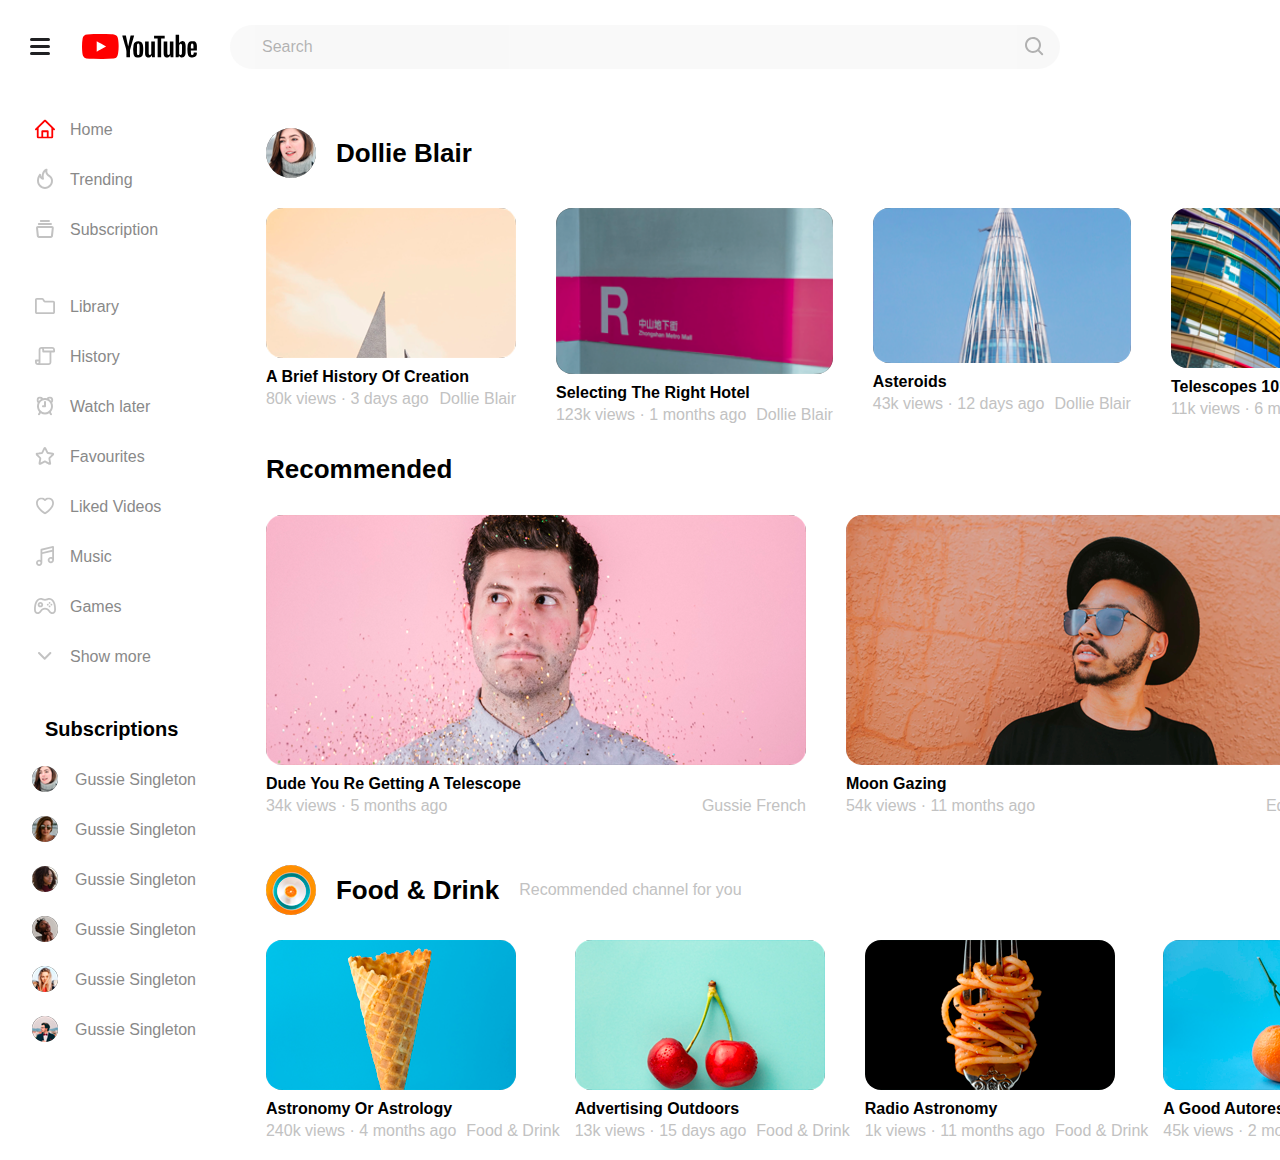
<file: index.html>
<!DOCTYPE html>
<html lang="en">
    <head>
        <meta charset="UTF-8" />
        <meta http-equiv="X-UA-Compatible" content="IE=edge" />
        <meta name="viewport" content="width=device-width, initial-scale=1.0" />
        <link rel="stylesheet" href="./styles/main.css" />
        <title>YouTube Remake</title>
    </head>
    <body class="">
        <div class="searchbar-container">
            <ul class="burger">
                <li class="burger-component"></li>
                <li class="burger-component"></li>
                <li class="burger-component"></li>
            </ul>
            <svg
                width="116"
                height="25"
                viewBox="0 0 116 25"
                xmlns="http://www.w3.org/2000/svg"
            >
                <rect
                    x="7.94141"
                    y="3.99878"
                    width="21"
                    height="17"
                    fill="white"
                />
                <path
                    fill-rule="evenodd"
                    clip-rule="evenodd"
                    d="M11.6148 24.8219L19.132 24.9575C19.144 24.9575 19.1679 24.9575 19.1679 24.9752C23.354 25.0518 27.4326 24.8101 31.6068 24.5094C34.9378 24.2794 35.7272 21.8974 36.1398 19.0554C36.6541 15.6238 36.7677 12.1509 36.4986 8.69571C36.4858 8.53257 36.4733 8.36796 36.4608 8.20233C36.2106 4.89591 35.9293 1.17908 31.9656 0.494059C31.1224 0.346653 30.2612 0.216936 29.406 0.193351C21.3088 -0.0660825 13.1398 -0.130941 5.02461 0.423304C2.62056 0.576606 1.06569 1.97991 0.670997 4.3325C-0.0286908 8.52472 -0.172217 12.829 0.198558 17.0566C0.203186 17.1083 0.20781 17.1601 0.212447 17.2122C0.47751 20.1861 0.787238 23.6611 4.35482 24.3797C6.2755 24.7736 8.23105 24.7893 10.1903 24.8051C10.6651 24.8089 11.1401 24.8127 11.6148 24.8219ZM18.6708 15.5219C17.3569 16.2664 16.0401 17.0126 14.7126 17.7641V7.16269C16.1423 7.97128 17.562 8.77616 18.9832 9.58186C20.671 10.5387 22.3607 11.4967 24.0717 12.4634C22.2639 13.4858 20.4702 14.5022 18.6708 15.5219Z"
                    fill="#FF0000"
                />
                <path
                    fill-rule="evenodd"
                    clip-rule="evenodd"
                    d="M96.7243 22.7469L96.7245 22.7464C96.8082 22.4308 96.8946 22.1052 96.9887 21.7264C97.0615 21.8263 97.1196 21.9084 97.1698 21.9795L97.1699 21.9796C97.2353 22.072 97.2874 22.1458 97.3415 22.2158C98.9024 24.2382 102.048 23.8844 103.011 21.5495C103.304 20.8419 103.537 20.0695 103.573 19.3148C103.663 16.8443 103.699 14.3797 103.651 11.9092C103.627 10.9481 103.429 9.9634 103.124 9.04359C102.652 7.56364 101.318 6.88557 99.7575 7.18628C98.7768 7.38675 98.0173 7.90562 97.4312 8.70161C97.3963 8.74668 97.3589 8.79056 97.312 8.84558L97.3119 8.84568C97.2546 8.913 97.1831 8.997 97.0844 9.12024V0.865524H93.6517V23.2417H96.594C96.6372 23.0754 96.6804 22.9125 96.7243 22.7469ZM97.1561 19.6627V15.5707V11.4787C97.1561 10.7889 97.491 10.27 98.0412 9.90444C98.7708 9.42685 99.5124 9.66859 99.7815 10.4882C99.925 10.9422 100.039 11.4257 100.039 11.8915C100.021 14.3974 99.9609 16.8974 99.8951 19.3974C99.8891 19.6627 99.7755 19.928 99.6619 20.1816C99.3927 20.7889 98.8545 21.0424 98.1907 20.8891C97.515 20.7358 97.1561 20.329 97.1561 19.6627ZM87.827 7.50468H91.4211V23.2535H88.6164C88.5242 22.7134 88.432 22.1588 88.3264 21.5237L88.3263 21.5234L88.2934 21.3254C88.169 21.5056 88.0775 21.6433 87.9958 21.7663L87.9958 21.7663L87.9955 21.7668L87.9951 21.7673C87.9514 21.8331 87.9105 21.8947 87.8688 21.9563C86.9359 23.283 85.6143 23.737 84.0534 23.4952C82.7198 23.283 81.9185 22.2688 81.7391 20.6061C81.6853 20.1108 81.6613 19.6096 81.6613 19.1143C81.6534 16.6571 81.656 14.1947 81.6587 11.734V11.7327V11.7314V11.7301V11.7288V11.7275V11.7262V11.7249C81.66 10.4982 81.6613 9.27202 81.6613 8.04713V7.49288H85.2973V8.13557C85.2973 9.02601 85.2966 9.91609 85.2958 10.806C85.2936 13.4752 85.2913 16.1428 85.3093 18.8136C85.3093 19.3207 85.3631 19.8455 85.4528 20.3526C85.5545 20.8714 85.9372 21.0601 86.4515 21.0247C87.2828 20.9599 87.8569 20.3526 87.8569 19.5389V8.20043C87.827 7.97048 87.827 7.75821 87.827 7.50468ZM66.6928 7.49288H63.0807L63.0748 7.91741C63.0748 11.7441 63.0748 15.5884 63.0867 19.4151C63.0867 19.8926 63.1346 20.3643 63.2003 20.8419C63.4395 22.3691 64.223 23.3007 65.5027 23.4893C67.0995 23.7311 68.4091 23.2358 69.342 21.8856C69.4437 21.7264 69.5454 21.5731 69.7248 21.3077C69.7858 21.6603 69.8403 21.9786 69.8914 22.2768L69.8918 22.2789C69.9508 22.6233 70.0052 22.941 70.0597 23.2535H72.8524V7.51647H69.2583V8.22401V19.5035C69.2523 20.3231 68.756 20.8832 67.9367 20.9952C67.3446 21.0719 66.9978 20.8832 66.8602 20.2995C66.7526 19.8042 66.7048 19.2794 66.7048 18.7724C66.6868 16.1238 66.6891 13.472 66.6913 10.8168C66.6921 9.93127 66.6928 9.0454 66.6928 8.15916V7.49288ZM61.2269 15.9009C61.2173 16.3254 61.1924 16.75 61.1675 17.1745C61.1613 17.2806 61.1551 17.3868 61.1491 17.4929C61.1373 17.6299 61.126 17.7719 61.1144 17.9177C60.9911 19.4655 60.8336 21.4431 59.6421 22.5047C58.8108 23.2358 57.7583 23.5011 56.6699 23.5365C56.1855 23.5483 55.6951 23.5483 55.2107 23.4834C52.9203 23.1415 51.8558 22.145 51.4731 19.6627C51.0365 16.7971 51.0007 13.8844 51.5209 11.0188C52.0592 8.05302 53.913 7.0035 56.7955 7.19807C59.4866 7.38675 60.6886 9.12614 61.0056 11.6026C61.179 13.0235 61.2627 14.4622 61.2269 15.9009ZM57.5709 14.4937C57.5689 14.7822 57.567 15.0706 57.567 15.3584C57.567 16.2923 57.5304 17.2261 57.4939 18.158L57.4939 18.1581L57.4939 18.1583L57.4939 18.1584L57.4939 18.1586C57.4772 18.5857 57.4605 19.0125 57.4473 19.4386C57.4473 19.7806 57.3277 20.1285 57.1902 20.4469C57.0168 20.8596 56.7058 21.0896 56.2334 21.0896C55.749 21.0896 55.3782 20.8537 55.2347 20.4233C54.8622 19.3124 54.9023 18.1173 54.9418 16.9389C54.9524 16.6225 54.963 16.3073 54.9656 15.9952C54.9775 14.4151 54.9895 12.829 54.9895 11.2488C54.9895 11.0321 55.0532 10.8101 55.1156 10.5928L55.127 10.553C55.3184 9.93392 55.6892 9.61552 56.2154 9.60373C56.7536 9.59194 57.1842 9.91034 57.3277 10.5766C57.4533 11.1544 57.5311 11.7441 57.555 12.3278C57.5806 13.0482 57.5757 13.7716 57.5709 14.4937ZM46.4532 11.1582L46.4532 11.158L46.4532 11.1579C46.6798 10.0565 46.9036 8.96787 47.1434 7.87614C47.335 6.99163 47.537 6.10712 47.7391 5.22202L47.7391 5.222C47.9722 4.20135 48.2054 3.17992 48.4232 2.1568C48.5248 1.691 48.7162 1.57897 49.1647 1.59076C49.8494 1.61592 50.5431 1.61126 51.2567 1.60647C51.5466 1.60452 51.8397 1.60255 52.1369 1.60255C51.8295 2.71763 51.527 3.78302 51.2297 4.83065L51.2297 4.83071L51.2297 4.83073L51.2296 4.83081L51.1502 5.11081C50.1275 8.68392 49.1049 12.2688 48.0943 15.8537C48.0165 16.1309 47.9806 16.4316 47.9806 16.7264C47.9727 18.0312 47.9753 19.3334 47.978 20.6364V20.6365V20.6365V20.6366C47.9793 21.2884 47.9806 21.9404 47.9806 22.5931V23.2299H44.4702C44.4662 23.1709 44.4609 23.112 44.4556 23.053C44.445 22.9351 44.4343 22.8172 44.4343 22.6993C44.4343 22.3453 44.4252 21.9908 44.4161 21.6364C44.3966 20.8809 44.3771 20.1262 44.4463 19.3797C44.6708 17.079 44.0522 14.94 43.4339 12.802C43.3439 12.4908 43.2539 12.1796 43.1665 11.8679C42.712 10.2464 42.2546 8.62202 41.7971 6.99761C41.3396 5.3732 40.8821 3.74878 40.4276 2.12732C40.4008 2.04149 40.3834 1.95198 40.3649 1.85669C40.3503 1.78177 40.335 1.70329 40.314 1.62024H43.8961C44.6496 5.19925 45.4091 8.77826 46.1985 12.3926C46.2844 11.9788 46.369 11.5677 46.4532 11.1582ZM108.83 16.5023H114.882C114.882 15.7716 114.888 15.0609 114.894 14.3598C114.902 13.5392 114.909 12.7318 114.905 11.9209C114.882 11.2665 114.768 10.6061 114.612 9.9634C114.272 8.59548 113.488 7.55184 112.017 7.29831C111.108 7.14501 110.157 7.10963 109.236 7.19807C107.544 7.36317 106.449 8.34784 105.947 9.95161C105.822 10.3408 105.708 10.724 105.642 11.125C105.271 13.5306 105.337 15.954 105.517 18.3537C105.582 19.3266 105.887 20.2995 106.21 21.2311C106.557 22.2276 107.329 22.8761 108.363 23.1768C109.762 23.5837 111.168 23.5837 112.537 23.053C114.278 22.3867 115.312 20.2287 114.738 18.5483C114.045 18.5193 113.345 18.4816 112.636 18.4433L112.635 18.4432L112.634 18.4432C112.335 18.427 112.033 18.4107 111.73 18.395L111.724 18.4976L111.724 18.498L111.724 18.4985C111.709 18.7781 111.698 18.9975 111.676 19.2028C111.652 19.4622 111.616 19.7158 111.563 19.9693C111.395 20.7476 110.976 21.1014 110.259 21.0896C109.571 21.0837 109.135 20.7476 109.045 19.9634C108.954 19.1492 108.916 18.3288 108.878 17.4845L108.878 17.484L108.878 17.4836C108.863 17.1604 108.848 16.8336 108.83 16.5023ZM111.443 14.4327C111.443 14.1332 111.444 13.8381 111.444 13.5463C111.447 12.6838 111.449 11.85 111.431 11.0129C111.431 10.7476 111.329 10.4705 111.228 10.2169C111.024 9.72166 110.6 9.58604 110.091 9.58604C109.583 9.58604 109.26 9.83958 109.135 10.2936C108.822 11.4063 108.848 12.5386 108.875 13.6778C108.881 13.9331 108.887 14.1887 108.889 14.4445C109.804 14.4327 110.636 14.4327 111.443 14.4327ZM72.069 4.4917H75.6273L75.6333 23.2299H79.1556V4.47401H82.6899V1.64972H72.069V4.4917Z"
                    fill="black"
                />
            </svg>
            <div class="searchbar">
                <p><a href="./channel.html">Search</a></p>
                <svg
                    width="19"
                    height="19"
                    viewBox="0 0 19 19"
                    xmlns="http://www.w3.org/2000/svg"
                >
                    <path
                        fill-rule="evenodd"
                        clip-rule="evenodd"
                        d="M17.9005 16.4865L14.3205 12.9065L14.3195 12.9055C16.9095 9.569 16.4594 4.79387 13.2916 2.00007C10.1238 -0.793727 5.32983 -0.643497 2.34317 2.34317C-0.643497 5.32983 -0.793727 10.1238 2.00007 13.2916C4.79387 16.4594 9.569 16.9095 12.9055 14.3195L16.4855 17.8995C16.7364 18.1596 17.1081 18.2642 17.4578 18.1729C17.8075 18.0816 18.0808 17.8088 18.1725 17.4592C18.2643 17.1097 18.1603 16.7378 17.9005 16.4865ZM13.1967 11.0005C12.1249 12.8569 10.1441 14.0005 8.00052 14.0005C4.68681 14.0005 2.00052 11.3142 2.00052 8.00052C2.00052 4.68681 4.68681 2.00052 8.00052 2.00052C10.1441 2.00052 12.1249 3.14411 13.1967 5.00052C14.2685 6.85693 14.2685 9.14411 13.1967 11.0005Z"
                        fill="black"
                    />
                </svg>
            </div>
            <div class="options">
                <button id="themeChanger">Change Theme</button>
                <svg
                    width="27"
                    height="20"
                    viewBox="0 0 27 20"
                    xmlns="http://www.w3.org/2000/svg"
                >
                    <path
                        opacity="0.24"
                        fill-rule="evenodd"
                        clip-rule="evenodd"
                        d="M22.2082 2.86766L18.4091 5.68182V2.50266C18.4091 1.11814 17.3104 0 15.955 0H2.4541C1.09644 0 0 1.12048 0 2.50266V17.4973C0 18.8819 1.09874 20 2.4541 20H15.955C17.3126 20 18.4091 18.8795 18.4091 17.4973V14.3182L22.2082 17.1323C22.48 17.3336 22.9801 17.5 23.32 17.5H25.7691C26.456 17.5 27 16.939 27 16.2469V3.75309C27 3.06064 26.4489 2.5 25.7691 2.5H23.32C22.9732 2.5 22.4823 2.66461 22.2082 2.86766ZM2.45455 17.5V2.5H15.9545V17.5H2.45455ZM4.90909 13.75C4.90909 13.0596 5.45956 12.5 6.13996 12.5H12.2691C12.9489 12.5 13.5 13.0548 13.5 13.75C13.5 14.4404 12.9495 15 12.2691 15H6.13996C5.46017 15 4.90909 14.4452 4.90909 13.75ZM23.5108 14.9998L18.424 11.238L18.4243 8.76179L23.5073 4.9966L24.5455 4.99818V14.9988L23.5108 14.9998Z"
                        fill="black"
                    />
                </svg>
                <svg
                    width="21"
                    height="21"
                    viewBox="0 0 21 21"
                    xmlns="http://www.w3.org/2000/svg"
                >
                    <path
                        opacity="0.24"
                        fill-rule="evenodd"
                        clip-rule="evenodd"
                        d="M0 2.5C0 3.88071 1.11929 5 2.5 5C3.88071 5 5 3.88071 5 2.5C5 1.11929 3.88071 0 2.5 0C1.11929 0 0 1.11929 0 2.5ZM2.5 13C1.11929 13 0 11.8807 0 10.5C0 9.11929 1.11929 8 2.5 8C3.88071 8 5 9.11929 5 10.5C5 11.8807 3.88071 13 2.5 13ZM2.5 21C1.11929 21 0 19.8807 0 18.5C0 17.1193 1.11929 16 2.5 16C3.88071 16 5 17.1193 5 18.5C5 19.8807 3.88071 21 2.5 21ZM10.5 21C9.11929 21 8 19.8807 8 18.5C8 17.1193 9.11929 16 10.5 16C11.8807 16 13 17.1193 13 18.5C13 19.8807 11.8807 21 10.5 21ZM16 18.5C16 19.8807 17.1193 21 18.5 21C19.8807 21 21 19.8807 21 18.5C21 17.1193 19.8807 16 18.5 16C17.1193 16 16 17.1193 16 18.5ZM10.5 13C9.11929 13 8 11.8807 8 10.5C8 9.11929 9.11929 8 10.5 8C11.8807 8 13 9.11929 13 10.5C13 11.8807 11.8807 13 10.5 13ZM8 2.5C8 3.88071 9.11929 5 10.5 5C11.8807 5 13 3.88071 13 2.5C13 1.11929 11.8807 0 10.5 0C9.11929 0 8 1.11929 8 2.5ZM18.5 13C17.1193 13 16 11.8807 16 10.5C16 9.11929 17.1193 8 18.5 8C19.8807 8 21 9.11929 21 10.5C21 11.8807 19.8807 13 18.5 13ZM16 2.5C16 3.88071 17.1193 5 18.5 5C19.8807 5 21 3.88071 21 2.5C21 1.11929 19.8807 0 18.5 0C17.1193 0 16 1.11929 16 2.5Z"
                        fill="black"
                    />
                </svg>

                <svg
                    width="28"
                    height="33"
                    style="margin-bottom: 7px"
                    viewBox="0 0 28 33"
                    xmlns="http://www.w3.org/2000/svg"
                >
                    <path
                        opacity="0.24"
                        fill-rule="evenodd"
                        clip-rule="evenodd"
                        d="M3.66927 29.4545C1.64382 29.4545 0 27.8655 0 25.9091C0 24.6106 0.727122 23.4532 1.83849 22.835C1.83849 22.4764 1.83333 18.2256 1.83333 18.2256C1.83333 14.1418 4.66852 10.7037 8.55556 9.6765V9.36364C8.55556 8.05824 9.64997 7 11 7C12.35 7 13.4444 8.05824 13.4444 9.36364V9.6765C17.3323 10.7034 20.1667 14.1419 20.1667 18.2318V22.8454C21.2793 23.4664 22 24.619 22 25.9091C22 27.8681 20.3586 29.4545 18.3307 29.4545H14.6667C14.6646 31.413 13.0197 33 11 33C8.97496 33 7.33333 31.4143 7.33333 29.4571L3.66927 29.4545ZM9.77778 29.4545C9.77778 30.1083 10.3244 30.6364 11 30.6364C11.6709 30.6364 12.2201 30.1064 12.2222 29.4545H9.77778ZM17.7222 18.2318V23.9427C17.7222 24.2702 17.9922 24.6032 18.3181 24.6847L18.6385 24.7648C19.1733 24.8984 19.5556 25.3689 19.5556 25.9091C19.5556 26.5624 19.0088 27.0909 18.3307 27.0909H3.66927C2.99369 27.0909 2.44444 26.56 2.44444 25.9091C2.44444 25.3666 2.82517 24.8979 3.36026 24.7647L3.69151 24.6823C4.0153 24.6017 4.27778 24.2732 4.27778 23.9426V18.2256C4.27778 14.6364 7.28675 11.7273 11 11.7273C14.7148 11.7273 17.7222 14.6354 17.7222 18.2318Z"
                        fill="black"
                    />
                    <path
                        d="M18 19C22.9706 19 27 14.9706 27 10C27 5.02944 22.9706 1 18 1C13.0294 1 9 5.02944 9 10C9 14.9706 13.0294 19 18 19Z"
                        fill="#FF0000"
                        stroke="white"
                    />
                    <path
                        d="M19.92 9.608C20.424 9.744 20.808 9.992 21.072 10.352C21.344 10.712 21.48 11.156 21.48 11.684C21.48 12.428 21.204 13.016 20.652 13.448C20.108 13.88 19.372 14.096 18.444 14.096C17.868 14.096 17.312 14.008 16.776 13.832C16.248 13.656 15.812 13.412 15.468 13.1L15.996 11.972C16.756 12.564 17.552 12.86 18.384 12.86C18.928 12.86 19.332 12.752 19.596 12.536C19.868 12.32 20.004 11.992 20.004 11.552C20.004 11.12 19.868 10.804 19.596 10.604C19.324 10.396 18.904 10.292 18.336 10.292H17.208V9.056H18.132C19.236 9.056 19.788 8.636 19.788 7.796C19.788 7.404 19.668 7.104 19.428 6.896C19.188 6.688 18.852 6.584 18.42 6.584C17.652 6.584 16.884 6.88 16.116 7.472L15.6 6.344C15.944 6.04 16.376 5.8 16.896 5.624C17.424 5.44 17.964 5.348 18.516 5.348C19.356 5.348 20.024 5.556 20.52 5.972C21.024 6.38 21.276 6.928 21.276 7.616C21.268 8.088 21.144 8.5 20.904 8.852C20.672 9.196 20.344 9.448 19.92 9.608Z"
                        fill="white"
                    />
                </svg>
                <div class="mobile-search">
                    <svg
                        width="19"
                        height="19"
                        viewBox="0 0 19 19"
                        xmlns="http://www.w3.org/2000/svg"
                    >
                        <path
                            fill-rule="evenodd"
                            clip-rule="evenodd"
                            d="M17.9005 16.4865L14.3205 12.9065L14.3195 12.9055C16.9095 9.569 16.4594 4.79387 13.2916 2.00007C10.1238 -0.793727 5.32983 -0.643497 2.34317 2.34317C-0.643497 5.32983 -0.793727 10.1238 2.00007 13.2916C4.79387 16.4594 9.569 16.9095 12.9055 14.3195L16.4855 17.8995C16.7364 18.1596 17.1081 18.2642 17.4578 18.1729C17.8075 18.0816 18.0808 17.8088 18.1725 17.4592C18.2643 17.1097 18.1603 16.7378 17.9005 16.4865ZM13.1967 11.0005C12.1249 12.8569 10.1441 14.0005 8.00052 14.0005C4.68681 14.0005 2.00052 11.3142 2.00052 8.00052C2.00052 4.68681 4.68681 2.00052 8.00052 2.00052C10.1441 2.00052 12.1249 3.14411 13.1967 5.00052C14.2685 6.85693 14.2685 9.14411 13.1967 11.0005Z"
                            fill="black"
                        />
                    </svg>
                </div>
                <img
                    src="./assets/img/user-avatar.png"
                    alt="user"
                    class="userpic"
                />
            </div>
        </div>

        <section class="content-container">
            <aside class="sidebar-container">
                <ul class="side-options">
                    <li class="side-item">
                        <svg
                            width="20"
                            height="19"
                            viewBox="0 0 20 19"
                            xmlns="http://www.w3.org/2000/svg"
                        >
                            <path
                                fill-rule="evenodd"
                                clip-rule="evenodd"
                                d="M1.55192 10.5921C1.19689 10.9455 0.621289 10.9455 0.266267 10.5921C-0.0887555 10.2388 -0.0887555 9.66595 0.266267 9.31262L9.35718 0.264999C9.7122 -0.0883329 10.2878 -0.0883329 10.6428 0.264999L19.7337 9.31262C20.0888 9.66595 20.0888 10.2388 19.7337 10.5921C19.3787 10.9455 18.8031 10.9455 18.4481 10.5921L18.1818 10.3274V17.1945C18.1818 18.1933 17.3689 19 16.3628 19H3.63716C2.63348 19 1.81818 18.1934 1.81818 17.1945V10.3274L1.55192 10.5921ZM3.63716 17.1905L6.36364 17.191V11.7597C6.36364 11.2612 6.77023 10.8571 7.27003 10.8571H12.73C13.2306 10.8571 13.6364 11.2609 13.6364 11.7597V17.1929L16.3636 17.1945V8.51944L10 2.19166L3.63632 8.51948C3.63613 10.2308 3.63716 17.1905 3.63716 17.1905ZM11.8182 12.6653V17.1923L8.18182 17.1914V12.6667L11.8182 12.6653Z"
                                fill="#FF0000"
                            />
                        </svg>
                        <p>Home</p>
                    </li>
                    <li class="side-item">
                        <svg
                            width="16"
                            height="21"
                            viewBox="0 0 16 21"
                            xmlns="http://www.w3.org/2000/svg"
                        >
                            <path
                                opacity="0.24"
                                fill-rule="evenodd"
                                clip-rule="evenodd"
                                d="M13.615 7.20041C15.1323 8.51081 16 10.1175 16 12.321C16 16.9118 12.4133 20.5268 8.0115 20.5268C3.60573 20.5268 0 16.9093 0 12.321C0 9.79412 0.547583 8.23242 2.15502 5.6366C2.66365 4.81522 3.89867 5.11434 3.99436 6.08209C4.08034 6.95167 4.34435 7.69187 4.729 8.25935C4.47244 5.19295 5.80372 1.74433 9.08631 0.10596C9.84629 -0.27335 10.6943 0.424512 10.4966 1.26648C9.98409 3.44851 10.5121 4.62244 11.8924 5.88709C11.926 5.91795 12.098 6.04489 12.3254 6.21279C12.7373 6.51686 13.3311 6.95524 13.615 7.20041ZM2.62075 9.00737C2.33897 9.66335 2 10.4525 2 12.321C2 15.7681 4.70107 18.478 8.0115 18.478C11.3159 18.478 14 15.7727 14 12.321C14 10.7811 13.4246 9.71578 12.3258 8.76679C12.1524 8.61699 11.7458 8.31456 11.3632 8.0299C11.0014 7.76076 10.6609 7.5075 10.559 7.41416C9.23392 6.20002 8.4238 4.9071 8.31376 3.18307C7.64377 3.85212 6.10424 5.93208 6.97198 10.0484C7.1065 10.6865 6.6318 11.289 5.99451 11.289C4.73006 11.289 3.48016 10.2984 2.71627 8.78204C2.68562 8.85634 2.65357 8.93095 2.62075 9.00737Z"
                                fill="black"
                            />
                        </svg>

                        <p>Trending</p>
                    </li>
                    <li class="side-item">
                        <svg
                            width="18"
                            height="18"
                            viewBox="0 0 18 18"
                            xmlns="http://www.w3.org/2000/svg"
                        >
                            <path
                                opacity="0.24"
                                fill-rule="evenodd"
                                clip-rule="evenodd"
                                d="M3.9056 1C3.9056 0.447715 4.35471 0 4.901 0H12.9102C13.4599 0 13.9056 0.443865 13.9056 1C13.9056 1.55228 13.4565 2 12.9102 2H4.901C4.35125 2 3.9056 1.55614 3.9056 1ZM0.0101027 8.0949L0.811023 16.1041C0.917267 17.1665 1.83603 18 2.90122 18H14.91C15.9712 18 16.8943 17.1632 17.0002 16.1041L17.8011 8.0949C17.9152 6.95379 17.0495 6 15.9047 6H1.90647C0.759323 6 -0.103812 6.95576 0.0101027 8.0949ZM2.01101 8.00421L15.7998 8.0079L14.9056 16H2.9056L2.01101 8.00421ZM2.90122 3C2.35555 3 1.9056 3.44772 1.9056 4C1.9056 4.55614 2.35136 5 2.90122 5H14.91C15.4557 5 15.9056 4.55228 15.9056 4C15.9056 3.44386 15.4598 3 14.91 3H2.90122Z"
                                fill="black"
                            />
                        </svg>

                        <p>Subscription</p>
                    </li>
                    <li class="side-item">
                        <svg
                            width="20"
                            height="16"
                            viewBox="0 0 20 16"
                            xmlns="http://www.w3.org/2000/svg"
                        >
                            <path
                                opacity="0.24"
                                fill-rule="evenodd"
                                clip-rule="evenodd"
                                d="M1.81377 0C0.818072 0 0 0.793984 0 1.77341V14.2266C0 15.2066 0.814396 16 1.819 16H18.181C19.185 16 20 15.2042 20 14.2225V4.44412C20 3.4608 19.1843 2.66667 18.1781 2.66667H10.0034L8.71574 0.742815C8.441 0.332343 7.81071 0 7.30762 0H1.81377ZM18.181 14.2222L1.81818 14.2266L1.81377 1.77778L7.27273 1.78212L8.48211 3.64019C8.818 4.14203 9.39005 4.44444 10.0034 4.44444L18.1818 4.44412L18.181 14.2222Z"
                                fill="black"
                            />
                        </svg>

                        <p>Library</p>
                    </li>
                    <li class="side-item">
                        <svg
                            width="20"
                            height="18"
                            viewBox="0 0 20 18"
                            xmlns="http://www.w3.org/2000/svg"
                        >
                            <path
                                opacity="0.24"
                                fill-rule="evenodd"
                                clip-rule="evenodd"
                                d="M6.36364 0C4.85741 0 3.63636 1.20746 3.63636 2.69744V12.6H0.909091C0.407014 12.6 0 13.0042 0 13.4991V15.3C0 16.7912 1.22411 18 2.72727 18H13.6364C15.1423 18 16.3636 16.7944 16.3636 15.3045V5.4H19.0909C19.5965 5.4 20 4.99813 20 4.5024V2.70439C20 1.21111 18.7799 0 17.2727 0H6.36364ZM5.3 16.2C5.40009 15.9193 5.45455 15.6172 5.45455 15.3026V2.69744C5.45455 2.20206 5.86107 1.8 6.36364 1.8C6.86402 1.8 7.27273 2.2043 7.27273 2.7V4.50094C7.27273 4.99748 7.67624 5.4 8.18182 5.4H14.5455V15.3045C14.5455 15.7991 14.1394 16.2 13.6364 16.2H5.3ZM1.81818 14.4V15.3C1.81818 15.7957 2.22689 16.2 2.72727 16.2C3.22984 16.2 3.63636 15.7979 3.63636 15.3026V14.4H1.81818ZM9.09091 3.6V2.7C9.09091 2.38443 9.03609 2.0815 8.9354 1.8H17.2727C17.7747 1.8 18.1818 2.20414 18.1818 2.70439V3.6H9.09091Z"
                                fill="black"
                            />
                        </svg>

                        <p>History</p>
                    </li>
                    <li class="side-item">
                        <svg
                            width="17"
                            height="19"
                            viewBox="0 0 17 19"
                            xmlns="http://www.w3.org/2000/svg"
                        >
                            <path
                                opacity="0.24"
                                fill-rule="evenodd"
                                clip-rule="evenodd"
                                d="M12.7263 16.7342C11.4999 17.5194 10.0515 17.973 8.5 17.973C6.94846 17.973 5.50008 17.5194 4.27374 16.7342L3.36555 18.3497C3.08967 18.8405 2.48163 19.0104 2 18.7248C1.52171 18.4412 1.35565 17.817 1.6335 17.3227C1.6335 17.3227 2.68265 15.4627 2.70994 15.4264C1.3407 13.9519 0.5 11.9552 0.5 9.75676C0.5 8.53312 0.760452 7.37196 1.22753 6.32856C0.476253 5.66926 0 4.68905 0 3.59459C0 1.60935 1.567 0 3.5 0C4.79331 0 5.92278 0.720433 6.52869 1.79186C7.15928 1.62774 7.81973 1.54054 8.5 1.54054C9.11512 1.54054 9.71402 1.61184 10.2893 1.74683C10.9011 0.700295 12.017 0 13.2921 0C15.2251 0 16.7921 1.60935 16.7921 3.59459C16.7921 4.61644 16.3769 5.5387 15.7104 6.19316C16.2164 7.27113 16.5 8.47993 16.5 9.75676C16.5 11.9552 15.6593 13.9519 14.2901 15.4264C14.3173 15.4627 15.3665 17.3227 15.3665 17.3227C15.6443 17.817 15.4783 18.4412 15 18.7248C14.5184 19.0104 13.9103 18.8405 13.6344 18.3497L12.7263 16.7342ZM7.5 5.64845C7.5 5.08135 7.94386 4.62162 8.5 4.62162C9.05228 4.62162 9.5 5.07733 9.5 5.64845V9.75676C9.5 10.324 9.05665 10.7838 8.50095 10.7838H6.49905C5.94729 10.7838 5.5 10.3279 5.5 9.75676C5.5 9.18954 5.94335 8.72973 6.49905 8.72973H7.5V5.64845ZM2 3.59459C2 2.74378 2.67157 2.05405 3.5 2.05405C3.93928 2.05405 4.3426 2.24978 4.62052 2.56955C3.73645 3.07397 2.95519 3.74545 2.3172 4.54247C2.11715 4.27879 2 3.9482 2 3.59459ZM14.7921 3.59459C14.7921 2.74378 14.1205 2.05405 13.2921 2.05405C12.8889 2.05405 12.5161 2.21892 12.2426 2.49324C13.1305 2.9768 13.9191 3.62706 14.569 4.4034C14.7112 4.1665 14.7921 3.8885 14.7921 3.59459ZM8.5 15.9189C5.18629 15.9189 2.5 13.16 2.5 9.75676C2.5 6.35349 5.18629 3.59459 8.5 3.59459C11.8137 3.59459 14.5 6.35349 14.5 9.75676C14.5 13.16 11.8137 15.9189 8.5 15.9189Z"
                                fill="black"
                            />
                        </svg>

                        <p>Watch later</p>
                    </li>
                    <li class="side-item">
                        <svg
                            width="19"
                            height="18"
                            viewBox="0 0 19 18"
                            xmlns="http://www.w3.org/2000/svg"
                        >
                            <path
                                opacity="0.24"
                                fill-rule="evenodd"
                                clip-rule="evenodd"
                                d="M15.5882 16.1776C15.8046 17.4345 14.7118 18.2242 13.5793 17.6312C13.5793 17.6312 9.32641 15.4276 9.36773 15.4059L5.11778 17.6312C3.98444 18.2246 2.89263 17.4335 3.10892 16.1776C3.10892 16.1776 3.89901 11.4682 3.93244 11.5007L0.494159 8.16277C-0.422732 7.27264 -0.00467551 5.99401 1.26148 5.81077C1.26148 5.81077 6.00269 5.10388 5.98203 5.14558L8.107 0.857337C8.67367 -0.286213 10.0239 -0.285345 10.5901 0.857337C10.5901 0.857337 12.7302 5.1298 12.684 5.12312L17.4356 5.81077C18.7027 5.99415 19.1191 7.27331 18.2029 8.16277C18.2029 8.16277 14.7844 11.5102 14.7765 11.4644L15.5882 16.1776ZM5.09647 15.5573L8.50515 13.7718C9.0044 13.5104 9.6939 13.511 10.1919 13.7718L13.609 15.561L12.9495 11.7764C12.8542 11.2228 13.0679 10.5699 13.4708 10.1787L16.2242 7.50565L12.4175 6.95008C11.8593 6.8693 11.3019 6.46516 11.0528 5.96262L9.34969 2.52567L7.64427 5.96262C7.39464 6.46637 6.83646 6.8695 6.27962 6.95008L2.46854 7.50163L5.22632 10.1787C5.63022 10.5708 5.84269 11.2241 5.74757 11.7764L5.09647 15.5573Z"
                                fill="black"
                            />
                        </svg>

                        <p>Favourites</p>
                    </li>
                    <li class="side-item">
                        <svg
                            width="18"
                            height="17"
                            viewBox="0 0 18 17"
                            xmlns="http://www.w3.org/2000/svg"
                        >
                            <path
                                opacity="0.24"
                                fill-rule="evenodd"
                                clip-rule="evenodd"
                                d="M12.6 0C11.217 0 9.95536 0.530866 9 1.40391C8.04464 0.530866 6.78304 0 5.4 0C2.41766 0 0 2.46848 0 5.51351C0 9.95785 4.48072 14.2534 8.62049 16.7595C8.83009 16.8923 9.17315 16.8905 9.38216 16.7577C13.4946 14.2432 18 9.95763 18 5.51351C18 2.46848 15.5823 0 12.6 0ZM9.00509 14.8252C4.5546 11.8546 1.8 8.38441 1.8 5.51351C1.8 3.48349 3.41177 1.83784 5.4 1.83784C6.29958 1.83784 7.14325 2.17359 7.79955 2.77335L8.66561 3.56478C8.8528 3.73585 9.14971 3.73355 9.33439 3.56478L10.2004 2.77335C10.8567 2.17359 11.7004 1.83784 12.6 1.83784C14.5882 1.83784 16.2 3.48349 16.2 5.51351C16.2 8.45823 13.4557 11.8546 9.00509 14.8252Z"
                                fill="black"
                            />
                        </svg>

                        <p>Liked Videos</p>
                    </li>
                    <li class="side-item">
                        <svg
                            width="18"
                            height="20"
                            viewBox="0 0 18 20"
                            xmlns="http://www.w3.org/2000/svg"
                        >
                            <path
                                opacity="0.24"
                                fill-rule="evenodd"
                                clip-rule="evenodd"
                                d="M14.85 17.2729C16.5897 17.2729 18 15.8484 18 14.0911V0.92929C18.0016 0.854306 17.9939 0.777902 17.9762 0.701509C17.8626 0.212723 17.3782 -0.0904878 16.8943 0.0242693L5.22802 2.79094C4.82628 2.88621 4.55117 3.23961 4.5 3.63657V13.9428C4.09084 13.7464 3.63312 13.6366 3.15 13.6366C1.4103 13.6366 0 15.0611 0 16.8184C0 18.5757 1.4103 20.0002 3.15 20.0002C4.8897 20.0002 6.3 18.5757 6.3 16.8184V8.0407L16.2 5.6929V11.2155C15.7908 11.0192 15.3331 10.9093 14.85 10.9093C13.1103 10.9093 11.7 12.3338 11.7 14.0911C11.7 15.8484 13.1103 17.2729 14.85 17.2729ZM6.3 6.17308V4.40434L16.2 2.05654V3.82528L6.3 6.17308ZM16.2 14.0911C16.2 13.338 15.5956 12.7275 14.85 12.7275C14.1044 12.7275 13.5 13.338 13.5 14.0911C13.5 14.8442 14.1044 15.4548 14.85 15.4548C15.5956 15.4548 16.2 14.8442 16.2 14.0911ZM3.15 15.4548C3.89558 15.4548 4.5 16.0653 4.5 16.8184C4.5 17.5715 3.89558 18.182 3.15 18.182C2.40442 18.182 1.8 17.5715 1.8 16.8184C1.8 16.0653 2.40442 15.4548 3.15 15.4548Z"
                                fill="black"
                            />
                        </svg>

                        <p>Music</p>
                    </li>
                    <li class="side-item">
                        <svg
                            width="22"
                            height="16"
                            viewBox="0 0 22 16"
                            xmlns="http://www.w3.org/2000/svg"
                        >
                            <path
                                opacity="0.24"
                                fill-rule="evenodd"
                                clip-rule="evenodd"
                                d="M12.9034 0.5233C12.1075 0.810958 11.7676 0.88899 10.9998 0.88899C10.232 0.88899 9.89216 0.810958 9.09627 0.5233L9.03409 0.500814C8.02943 0.137542 7.43229 0 6.44525 0C4.05055 0 1.85231 2.2826 0.942996 5.06478C0.245262 7.1996 0.0589768 8.56701 0 11.5385C0.0582506 14.4925 1.34092 15.9856 3.66063 16C5.11467 15.9917 6.11219 15.363 7.03418 14.2208C7.17642 14.0446 7.56758 13.5231 7.60944 13.4673L7.61308 13.4625C8.56208 12.235 9.54325 11.5652 11.0027 11.5556C12.4564 11.5652 13.4376 12.235 14.3866 13.4625L14.3902 13.4673C14.4321 13.5231 14.8232 14.0446 14.9655 14.2208C15.8875 15.363 16.885 15.9917 18.3278 16C20.6587 15.9856 21.9414 14.4925 21.9997 11.5727C21.9407 8.56701 21.7544 7.1996 21.0567 5.06478C20.1474 2.2826 17.9491 0 15.5544 0C14.5674 0 13.9702 0.137542 12.9656 0.500814L12.9034 0.5233ZM8.45597 2.18913C9.4419 2.54547 10.0813 2.66676 10.9998 2.66676C11.9183 2.66676 12.5578 2.54547 13.5437 2.18913L13.6061 2.16655C14.4238 1.87087 14.828 1.77778 15.5544 1.77778C16.9794 1.77778 18.6138 3.47492 19.309 5.60189C19.9465 7.55254 20.1108 8.75828 20.1667 11.5727C20.1263 13.5619 19.5656 14.2146 18.3273 14.2222C17.5536 14.2178 17.0194 13.8811 16.4091 13.125C16.3079 12.9996 16.0221 12.62 15.9044 12.4636L15.9043 12.4634L15.9041 12.4633L15.904 12.4631L15.9037 12.4627L15.9037 12.4627L15.8535 12.3961C14.5953 10.7687 13.164 9.79184 10.9941 9.77782C8.83563 9.79184 7.40436 10.7687 6.14621 12.3961L6.096 12.4626C5.97878 12.6183 5.69198 12.9994 5.59053 13.125C4.98023 13.8811 4.44608 14.2178 3.6611 14.2222C2.43407 14.2146 1.87336 13.5619 1.83299 11.5384C1.88885 8.75828 2.05311 7.55254 2.69066 5.60189C3.38582 3.47492 5.02024 1.77778 6.44525 1.77778C7.17164 1.77778 7.57582 1.87087 8.39355 2.16655L8.45597 2.18913ZM15.5832 5.77778C15.0769 5.77778 14.6665 5.37981 14.6665 4.88889C14.6665 4.39797 15.0769 4 15.5832 4C16.0894 4 16.4998 4.39797 16.4998 4.88889C16.4998 5.37981 16.0894 5.77778 15.5832 5.77778ZM14.6665 8.44444C14.6665 8.93536 15.0769 9.33333 15.5832 9.33333C16.0894 9.33333 16.4998 8.93536 16.4998 8.44444C16.4998 7.95352 16.0894 7.55556 15.5832 7.55556C15.0769 7.55556 14.6665 7.95352 14.6665 8.44444ZM17.4165 7.55556C16.9102 7.55556 16.4998 7.15759 16.4998 6.66667C16.4998 6.17575 16.9102 5.77778 17.4165 5.77778C17.9228 5.77778 18.3332 6.17575 18.3332 6.66667C18.3332 7.15759 17.9228 7.55556 17.4165 7.55556ZM12.8332 6.66667C12.8332 7.15759 13.2436 7.55556 13.7498 7.55556C14.2561 7.55556 14.6665 7.15759 14.6665 6.66667C14.6665 6.17575 14.2561 5.77778 13.7498 5.77778C13.2436 5.77778 12.8332 6.17575 12.8332 6.66667ZM6.4165 9.33333C4.89771 9.33333 3.6665 8.13943 3.6665 6.66667C3.6665 5.19391 4.89771 4 6.4165 4C7.93528 4 9.1665 5.19391 9.1665 6.66667C9.1665 8.13943 7.93528 9.33333 6.4165 9.33333ZM7.33316 6.66667C7.33316 7.15759 6.92276 7.55556 6.4165 7.55556C5.91024 7.55556 5.49983 7.15759 5.49983 6.66667C5.49983 6.17575 5.91024 5.77778 6.4165 5.77778C6.92276 5.77778 7.33316 6.17575 7.33316 6.66667Z"
                                fill="black"
                            />
                        </svg>

                        <p>Games</p>
                    </li>
                    <li class="side-item shevron">
                        <svg
                            width="14"
                            height="8"
                            viewBox="0 0 14 8"
                            xmlns="http://www.w3.org/2000/svg"
                        >
                            <path
                                opacity="0.24"
                                d="M6.66931 5.25531L11.6193 0.305313C11.8704 0.0453564 12.2422 -0.0588996 12.5918 0.0326158C12.9415 0.124131 13.2145 0.397176 13.306 0.746806C13.3975 1.09644 13.2933 1.46824 13.0333 1.71931L7.37631 7.37631C6.98581 7.7667 6.35281 7.7667 5.96231 7.37631L0.305313 1.71931C0.0453564 1.46824 -0.0588996 1.09644 0.0326158 0.746806C0.124131 0.397176 0.397176 0.124131 0.746806 0.0326158C1.09644 -0.0588996 1.46824 0.0453564 1.71931 0.305313L6.66931 5.25531Z"
                                fill="black"
                            />
                        </svg>

                        <p>Show more</p>
                    </li>
                </ul>
                <div class="sub-container">
                    <h1>Subscriptions</h1>
                    <ul class="sub-options">
                        <li class="sub-item">
                            <img
                                src="./assets/img/avatar-trey-1.png"
                                alt="Gussie Singleton"
                            />
                            <p>Gussie Singleton</p>
                        </li>
                        <li class="sub-item">
                            <img
                                src="./assets/img/avatar-trey-2.png"
                                alt="Gussie Singleton"
                            />
                            <p>Gussie Singleton</p>
                        </li>
                        <li class="sub-item">
                            <img
                                src="./assets/img/avatar-trey-3.png"
                                alt="Gussie Singleton"
                            />
                            <p>Gussie Singleton</p>
                        </li>
                        <li class="sub-item">
                            <img
                                src="./assets/img/avatar-trey-4.png"
                                alt="Gussie Singleton"
                            />
                            <p>Gussie Singleton</p>
                        </li>
                        <li class="sub-item">
                            <img
                                src="./assets/img/avatar-trey-5.png"
                                alt="Gussie Singleton"
                            />
                            <p>Gussie Singleton</p>
                        </li>
                        <li class="sub-item">
                            <img
                                src="./assets/img/avatar-trey-6.png"
                                alt="Gussie Singleton"
                            />
                            <p>Gussie Singleton</p>
                        </li>
                    </ul>
                </div>
            </aside>
            <div class="main-content">
                <div class="main-content__header">
                    <img
                        src="./assets/img/firstpage-avatar.png"
                        alt="firstpageav"
                    />
                    <h2>Dollie Blair</h2>
                    <div class="arrows">
                        <svg
                            width="28"
                            height="28"
                            viewBox="0 0 28 28"
                            xmlns="http://www.w3.org/2000/svg"
                        >
                            <path
                                opacity="0.24"
                                d="M14 28C21.732 28 28 21.732 28 14C28 6.26801 21.732 0 14 0C6.26801 0 0 6.26801 0 14C0 21.732 6.26801 28 14 28Z"
                                fill="black"
                            />
                            <path
                                fill-rule="evenodd"
                                clip-rule="evenodd"
                                d="M16.0017 8.66611L16.5363 9.20513C16.7121 9.39201 16.8 9.61012 16.8 9.8592C16.8 10.1133 16.7121 10.329 16.5363 10.5063L13.0719 14L16.5363 17.4937C16.712 17.671 16.8 17.8867 16.8 18.1407C16.8 18.3899 16.712 18.608 16.5363 18.7949L16.0016 19.3268C15.8211 19.5089 15.6048 19.6 15.3529 19.6C15.0963 19.6 14.8825 19.5089 14.7114 19.3268L10.0709 14.647C9.89034 14.4744 9.80005 14.2589 9.80005 14C9.80005 13.746 9.89034 13.5279 10.0709 13.3459L14.7114 8.66611C14.8873 8.48876 15.1011 8.4 15.3529 8.4C15.6001 8.4 15.8163 8.48876 16.0017 8.66611Z"
                                fill="white"
                            />
                        </svg>
                        <svg
                            width="28"
                            height="28"
                            viewBox="0 0 28 28"
                            xmlns="http://www.w3.org/2000/svg"
                        >
                            <path
                                opacity="0.24"
                                d="M14 28C21.732 28 28 21.732 28 14C28 6.26801 21.732 0 14 0C6.26801 0 0 6.26801 0 14C0 21.732 6.26801 28 14 28Z"
                                fill="black"
                            />
                            <path
                                fill-rule="evenodd"
                                clip-rule="evenodd"
                                d="M11.9983 8.66611L11.4637 9.20513C11.2879 9.39201 11.2 9.61012 11.2 9.8592C11.2 10.1133 11.2879 10.329 11.4637 10.5063L14.9281 14L11.4637 17.4937C11.288 17.671 11.2 17.8867 11.2 18.1407C11.2 18.3899 11.288 18.608 11.4637 18.7949L11.9984 19.3268C12.1789 19.5089 12.3952 19.6 12.6471 19.6C12.9037 19.6 13.1175 19.5089 13.2886 19.3268L17.9291 14.647C18.1097 14.4744 18.2 14.2589 18.2 14C18.2 13.746 18.1097 13.5279 17.9291 13.3459L13.2886 8.66611C13.1127 8.48876 12.8989 8.4 12.6471 8.4C12.3999 8.4 12.1837 8.48876 11.9983 8.66611Z"
                                fill="white"
                            />
                        </svg>
                    </div>
                </div>
                <div class="main-content__first-line">
                    <div class="item">
                        <img
                            src="./assets/img/firstline1.png"
                            alt="A Brief History Of Creation"
                        />
                        <h3>A Brief History Of Creation</h3>

                        <div class="item-caption">
                            <span>80k views · 3 days ago</span>
                            <span>Dollie Blair</span>
                        </div>
                    </div>
                    <div class="item">
                        <img
                            src="./assets/img/firstline-2.png"
                            alt="Selecting The Right Hotel"
                        />
                        <h3>Selecting The Right Hotel</h3>

                        <div class="item-caption">
                            <span>123k views · 1 months ago</span>
                            <span>Dollie Blair</span>
                        </div>
                    </div>
                    <div class="item">
                        <img
                            src="./assets/img/firstline-3.png"
                            alt="Asteroids"
                        />
                        <h3>Asteroids</h3>

                        <div class="item-caption">
                            <span>43k views · 12 days ago</span>
                            <span>Dollie Blair</span>
                        </div>
                    </div>
                    <div class="item">
                        <img
                            src="./assets/img/firstline-4.png"
                            alt="Telescopes 101"
                        />
                        <h3>Telescopes 101</h3>

                        <div class="item-caption">
                            <span>11k views · 6 months ago</span>
                            <span>Dollie Blair</span>
                        </div>
                    </div>
                    <div class="item">
                        <img
                            src="./assets/img/firstline-5.png"
                            alt="Medical Care Is Just"
                        />
                        <h3>Medical Care Is Just</h3>

                        <div class="item-caption">
                            <span>18k views · 2 days ago</span>
                            <span>Dollie Blair</span>
                        </div>
                    </div>
                    <div class="item">
                        <img
                            src="./assets/img/firstline-6.png"
                            alt="A Brief History Of Creation"
                        />
                        <h3>A Brief History Of Creation</h3>

                        <div class="item-caption">
                            <span>80k views · 3 days ago</span>
                            <span>Dollie Blair</span>
                        </div>
                    </div>
                </div>
                <div class="recomended">
                    <div class="recomended-header">
                        <h2>Recommended</h2>
                        <div class="arrows">
                            <svg
                                width="28"
                                height="28"
                                viewBox="0 0 28 28"
                                xmlns="http://www.w3.org/2000/svg"
                            >
                                <path
                                    opacity="0.24"
                                    d="M14 28C21.732 28 28 21.732 28 14C28 6.26801 21.732 0 14 0C6.26801 0 0 6.26801 0 14C0 21.732 6.26801 28 14 28Z"
                                    fill="black"
                                />
                                <path
                                    fill-rule="evenodd"
                                    clip-rule="evenodd"
                                    d="M16.0017 8.66611L16.5363 9.20513C16.7121 9.39201 16.8 9.61012 16.8 9.8592C16.8 10.1133 16.7121 10.329 16.5363 10.5063L13.0719 14L16.5363 17.4937C16.712 17.671 16.8 17.8867 16.8 18.1407C16.8 18.3899 16.712 18.608 16.5363 18.7949L16.0016 19.3268C15.8211 19.5089 15.6048 19.6 15.3529 19.6C15.0963 19.6 14.8825 19.5089 14.7114 19.3268L10.0709 14.647C9.89034 14.4744 9.80005 14.2589 9.80005 14C9.80005 13.746 9.89034 13.5279 10.0709 13.3459L14.7114 8.66611C14.8873 8.48876 15.1011 8.4 15.3529 8.4C15.6001 8.4 15.8163 8.48876 16.0017 8.66611Z"
                                    fill="white"
                                />
                            </svg>
                            <svg
                                width="28"
                                height="28"
                                viewBox="0 0 28 28"
                                xmlns="http://www.w3.org/2000/svg"
                            >
                                <path
                                    opacity="0.24"
                                    d="M14 28C21.732 28 28 21.732 28 14C28 6.26801 21.732 0 14 0C6.26801 0 0 6.26801 0 14C0 21.732 6.26801 28 14 28Z"
                                    fill="black"
                                />
                                <path
                                    fill-rule="evenodd"
                                    clip-rule="evenodd"
                                    d="M11.9983 8.66611L11.4637 9.20513C11.2879 9.39201 11.2 9.61012 11.2 9.8592C11.2 10.1133 11.2879 10.329 11.4637 10.5063L14.9281 14L11.4637 17.4937C11.288 17.671 11.2 17.8867 11.2 18.1407C11.2 18.3899 11.288 18.608 11.4637 18.7949L11.9984 19.3268C12.1789 19.5089 12.3952 19.6 12.6471 19.6C12.9037 19.6 13.1175 19.5089 13.2886 19.3268L17.9291 14.647C18.1097 14.4744 18.2 14.2589 18.2 14C18.2 13.746 18.1097 13.5279 17.9291 13.3459L13.2886 8.66611C13.1127 8.48876 12.8989 8.4 12.6471 8.4C12.3999 8.4 12.1837 8.48876 11.9983 8.66611Z"
                                    fill="white"
                                />
                            </svg>
                        </div>
                    </div>

                    <div class="recomended-line">
                        <div class="item">
                            <img
                                src="./assets/img/rec1.png"
                                alt="Dude You Re Getting A Telescope"
                            />
                            <h3>Dude You Re Getting A Telescope</h3>

                            <div class="item-caption">
                                <span>34k views · 5 months ago</span>
                                <span>Gussie French</span>
                            </div>
                        </div>
                        <div class="item">
                            <img
                                src="./assets/img/rec2.png"
                                alt="Moon Gazing"
                            />
                            <h3>Moon Gazing</h3>

                            <div class="item-caption">
                                <span>54k views · 11 months ago</span>
                                <span>Edward Osborne</span>
                            </div>
                        </div>
                        <div class="item">
                            <img
                                src="./assets/img/rec3.png"
                                alt="Moon Gazing"
                            />
                            <h3>Moon Gazing</h3>

                            <div class="item-caption">
                                <span>125k views · 4 months ago</span>
                                <span>Dollie Blair</span>
                            </div>
                        </div>
                    </div>
                </div>
                <div class="food">
                    <div class="food-header">
                        <img
                            src="./assets/img/food-avatar.png"
                            alt="Food & Drink"
                        />
                        <h2>Food & Drink</h2>
                        <span>Recommended channel for you</span>
                        <div class="arrows">
                            <div class="arrows__subbtn">Subscribe 2.3m</div>
                            <svg
                                width="28"
                                height="28"
                                viewBox="0 0 28 28"
                                xmlns="http://www.w3.org/2000/svg"
                            >
                                <path
                                    opacity="0.24"
                                    d="M14 28C21.732 28 28 21.732 28 14C28 6.26801 21.732 0 14 0C6.26801 0 0 6.26801 0 14C0 21.732 6.26801 28 14 28Z"
                                    fill="black"
                                />
                                <path
                                    fill-rule="evenodd"
                                    clip-rule="evenodd"
                                    d="M16.0017 8.66611L16.5363 9.20513C16.7121 9.39201 16.8 9.61012 16.8 9.8592C16.8 10.1133 16.7121 10.329 16.5363 10.5063L13.0719 14L16.5363 17.4937C16.712 17.671 16.8 17.8867 16.8 18.1407C16.8 18.3899 16.712 18.608 16.5363 18.7949L16.0016 19.3268C15.8211 19.5089 15.6048 19.6 15.3529 19.6C15.0963 19.6 14.8825 19.5089 14.7114 19.3268L10.0709 14.647C9.89034 14.4744 9.80005 14.2589 9.80005 14C9.80005 13.746 9.89034 13.5279 10.0709 13.3459L14.7114 8.66611C14.8873 8.48876 15.1011 8.4 15.3529 8.4C15.6001 8.4 15.8163 8.48876 16.0017 8.66611Z"
                                    fill="white"
                                />
                            </svg>
                            <svg
                                width="28"
                                height="28"
                                viewBox="0 0 28 28"
                                xmlns="http://www.w3.org/2000/svg"
                            >
                                <path
                                    opacity="0.24"
                                    d="M14 28C21.732 28 28 21.732 28 14C28 6.26801 21.732 0 14 0C6.26801 0 0 6.26801 0 14C0 21.732 6.26801 28 14 28Z"
                                    fill="black"
                                />
                                <path
                                    fill-rule="evenodd"
                                    clip-rule="evenodd"
                                    d="M11.9983 8.66611L11.4637 9.20513C11.2879 9.39201 11.2 9.61012 11.2 9.8592C11.2 10.1133 11.2879 10.329 11.4637 10.5063L14.9281 14L11.4637 17.4937C11.288 17.671 11.2 17.8867 11.2 18.1407C11.2 18.3899 11.288 18.608 11.4637 18.7949L11.9984 19.3268C12.1789 19.5089 12.3952 19.6 12.6471 19.6C12.9037 19.6 13.1175 19.5089 13.2886 19.3268L17.9291 14.647C18.1097 14.4744 18.2 14.2589 18.2 14C18.2 13.746 18.1097 13.5279 17.9291 13.3459L13.2886 8.66611C13.1127 8.48876 12.8989 8.4 12.6471 8.4C12.3999 8.4 12.1837 8.48876 11.9983 8.66611Z"
                                    fill="white"
                                />
                            </svg>
                        </div>
                    </div>
                    <div class="food-line">
                        <div class="item">
                            <img
                                src="./assets/img/food1.png"
                                alt="Astronomy Or Astrology"
                            />
                            <h3>Astronomy Or Astrology</h3>

                            <div class="item-caption">
                                <span>240k views · 4 months ago</span>
                                <span>Food & Drink</span>
                            </div>
                        </div>
                        <div class="item">
                            <img
                                src="./assets/img/food2.png"
                                alt="Advertising Outdoors"
                            />
                            <h3>Advertising Outdoors</h3>

                            <div class="item-caption">
                                <span>13k views · 15 days ago</span>
                                <span>Food & Drink</span>
                            </div>
                        </div>
                        <div class="item">
                            <img
                                src="./assets/img/food3.png"
                                alt="Radio Astronomy"
                            />
                            <h3>Radio Astronomy</h3>

                            <div class="item-caption">
                                <span>1k views · 11 months ago</span>
                                <span>Food & Drink</span>
                            </div>
                        </div>
                        <div class="item">
                            <img
                                src="./assets/img/food4.png"
                                alt="A Good Autoresponder"
                            />
                            <h3>A Good Autoresponder</h3>

                            <div class="item-caption">
                                <span>45k views · 2 months ago</span>
                                <span>Food & Drink</span>
                            </div>
                        </div>
                        <div class="item">
                            <img
                                src="./assets/img/food5.png"
                                alt="Baby Monitor Technology"
                            />
                            <h3>Baby Monitor Technology</h3>

                            <div class="item-caption">
                                <span>86k views · 7 days ago</span>
                                <span>Food & Drink</span>
                            </div>
                        </div>
                        <div class="item">
                            <img src="./assets/img/food6.png" alt="Asteroids" />
                            <h3>Asteroids</h3>

                            <div class="item-caption">
                                <span>123k views · 4 months ago</span>
                                <span>Dollie Blair</span>
                            </div>
                        </div>
                    </div>
                </div>
            </div>
        </section>
        <footer>
            <svg
                width="28"
                height="37"
                viewBox="0 0 28 37"
                xmlns="http://www.w3.org/2000/svg"
            >
                <path
                    d="M5.96 34V26.88H6.78V34H5.96ZM0.88 34V26.88H1.69V34H0.88ZM1.26 30.73V30.04H6.42V30.73H1.26ZM10.5163 34.07C10.0363 34.07 9.61625 33.9633 9.25625 33.75C8.90292 33.5367 8.62625 33.2367 8.42625 32.85C8.23292 32.4567 8.13625 31.9933 8.13625 31.46C8.13625 30.9333 8.23292 30.4733 8.42625 30.08C8.62625 29.6867 8.90292 29.3833 9.25625 29.17C9.61625 28.9567 10.0363 28.85 10.5163 28.85C10.9963 28.85 11.4129 28.9567 11.7663 29.17C12.1263 29.3833 12.4029 29.6867 12.5963 30.08C12.7963 30.4733 12.8963 30.9333 12.8963 31.46C12.8963 31.9933 12.7963 32.4567 12.5963 32.85C12.4029 33.2367 12.1263 33.5367 11.7663 33.75C11.4129 33.9633 10.9963 34.07 10.5163 34.07ZM10.5163 33.4C11.0096 33.4 11.3896 33.2367 11.6563 32.91C11.9296 32.5767 12.0663 32.0933 12.0663 31.46C12.0663 30.84 11.9296 30.3633 11.6563 30.03C11.3829 29.6967 11.0029 29.53 10.5163 29.53C10.0296 29.53 9.64625 29.6967 9.36625 30.03C9.09292 30.3633 8.95625 30.84 8.95625 31.46C8.95625 32.0933 9.08958 32.5767 9.35625 32.91C9.62958 33.2367 10.0163 33.4 10.5163 33.4ZM14.1589 34V30.38C14.1589 30.1467 14.1522 29.9133 14.1389 29.68C14.1322 29.44 14.1122 29.2033 14.0789 28.97H14.8489L14.9389 30.01L14.8389 30.08C14.9589 29.6867 15.1656 29.3833 15.4589 29.17C15.7589 28.9567 16.1122 28.85 16.5189 28.85C17.0056 28.85 17.3822 28.97 17.6489 29.21C17.9222 29.45 18.0956 29.8167 18.1689 30.31L17.9289 30.18C18.0356 29.7733 18.2489 29.45 18.5689 29.21C18.8956 28.97 19.2856 28.85 19.7389 28.85C20.2922 28.85 20.7089 29.0167 20.9889 29.35C21.2689 29.6767 21.4089 30.1733 21.4089 30.84V34H20.5989V30.88C20.5989 30.4133 20.5156 30.0733 20.3489 29.86C20.1822 29.64 19.9189 29.53 19.5589 29.53C19.1389 29.53 18.8056 29.6733 18.5589 29.96C18.3189 30.2467 18.1989 30.6367 18.1989 31.13V34H17.3889V30.88C17.3889 30.4133 17.3022 30.0733 17.1289 29.86C16.9622 29.64 16.6989 29.53 16.3389 29.53C15.9122 29.53 15.5756 29.6733 15.3289 29.96C15.0889 30.2467 14.9689 30.6367 14.9689 31.13V34H14.1589ZM27.068 33.4C26.848 33.6067 26.5646 33.77 26.218 33.89C25.878 34.01 25.528 34.07 25.168 34.07C24.648 34.07 24.198 33.9667 23.818 33.76C23.4446 33.5533 23.1546 33.2567 22.948 32.87C22.748 32.4767 22.648 32.01 22.648 31.47C22.648 30.95 22.748 30.4933 22.948 30.1C23.148 29.7067 23.4246 29.4 23.778 29.18C24.138 28.96 24.5513 28.85 25.018 28.85C25.4646 28.85 25.848 28.95 26.168 29.15C26.488 29.3433 26.7313 29.6233 26.898 29.99C27.0713 30.3567 27.158 30.7967 27.158 31.31V31.46H23.358V30.93H26.698L26.438 31.3C26.4513 30.7133 26.3346 30.2633 26.088 29.95C25.848 29.6367 25.4946 29.48 25.028 29.48C24.5413 29.48 24.158 29.6533 23.878 30C23.6046 30.34 23.468 30.8133 23.468 31.42C23.468 32.0733 23.6113 32.5667 23.898 32.9C24.1913 33.2333 24.618 33.4 25.178 33.4C25.4713 33.4 25.7513 33.3533 26.018 33.26C26.2913 33.16 26.5513 33.01 26.798 32.81L27.068 33.4Z"
                    fill="#FF0000"
                />
                <path
                    fill-rule="evenodd"
                    clip-rule="evenodd"
                    d="M5.55192 10.5921C5.19689 10.9455 4.62129 10.9455 4.26627 10.5921C3.91124 10.2388 3.91124 9.66595 4.26627 9.31262L13.3572 0.264999C13.7122 -0.0883329 14.2878 -0.0883329 14.6428 0.264999L23.7337 9.31262C24.0888 9.66595 24.0888 10.2388 23.7337 10.5921C23.3787 10.9455 22.8031 10.9455 22.4481 10.5921L22.1818 10.3274V17.1945C22.1818 18.1933 21.3689 19 20.3628 19H7.63716C6.63348 19 5.81818 18.1934 5.81818 17.1945V10.3274L5.55192 10.5921ZM7.63716 17.1905L10.3636 17.191V11.7597C10.3636 11.2612 10.7702 10.8571 11.27 10.8571H16.73C17.2306 10.8571 17.6364 11.2609 17.6364 11.7597V17.1929L20.3636 17.1945V8.51944L14 2.19166L7.63632 8.51948C7.63613 10.2308 7.63716 17.1905 7.63716 17.1905ZM15.8182 12.6653V17.1923L12.1818 17.1914V12.6667L15.8182 12.6653Z"
                    fill="#FF0000"
                />
            </svg>
            <svg
                width="41"
                height="38"
                viewBox="0 0 41 38"
                xmlns="http://www.w3.org/2000/svg"
            >
                <path
                    d="M2.6 35V28.58H0.12V27.88H5.91V28.58H3.43V35H2.6ZM6.03391 35V31.38C6.03391 31.1467 6.02724 30.9133 6.01391 30.68C6.00724 30.44 5.98724 30.2033 5.95391 29.97H6.72391L6.83391 31.21L6.72391 31.18C6.81724 30.74 7.01724 30.41 7.32391 30.19C7.63724 29.9633 7.98724 29.85 8.37391 29.85C8.46057 29.85 8.54057 29.8567 8.61391 29.87C8.69391 29.8767 8.76724 29.89 8.83391 29.91L8.81391 30.65C8.66057 30.5967 8.48391 30.57 8.28391 30.57C7.93724 30.57 7.65724 30.6467 7.44391 30.8C7.23724 30.9533 7.08391 31.15 6.98391 31.39C6.89057 31.6233 6.84391 31.87 6.84391 32.13V35H6.03391ZM13.6793 34.4C13.4593 34.6067 13.176 34.77 12.8293 34.89C12.4893 35.01 12.1393 35.07 11.7793 35.07C11.2593 35.07 10.8093 34.9667 10.4293 34.76C10.056 34.5533 9.76596 34.2567 9.5593 33.87C9.3593 33.4767 9.2593 33.01 9.2593 32.47C9.2593 31.95 9.3593 31.4933 9.5593 31.1C9.7593 30.7067 10.036 30.4 10.3893 30.18C10.7493 29.96 11.1626 29.85 11.6293 29.85C12.076 29.85 12.4593 29.95 12.7793 30.15C13.0993 30.3433 13.3426 30.6233 13.5093 30.99C13.6826 31.3567 13.7693 31.7967 13.7693 32.31V32.46H9.9693V31.93H13.3093L13.0493 32.3C13.0626 31.7133 12.946 31.2633 12.6993 30.95C12.4593 30.6367 12.106 30.48 11.6393 30.48C11.1526 30.48 10.7693 30.6533 10.4893 31C10.216 31.34 10.0793 31.8133 10.0793 32.42C10.0793 33.0733 10.2226 33.5667 10.5093 33.9C10.8026 34.2333 11.2293 34.4 11.7893 34.4C12.0826 34.4 12.3626 34.3533 12.6293 34.26C12.9026 34.16 13.1626 34.01 13.4093 33.81L13.6793 34.4ZM14.9988 35V31.38C14.9988 31.1467 14.9921 30.9133 14.9788 30.68C14.9721 30.44 14.9521 30.2033 14.9188 29.97H15.6887L15.7788 31.01L15.6788 31.09C15.8188 30.6833 16.0521 30.3767 16.3788 30.17C16.7054 29.9567 17.0821 29.85 17.5088 29.85C18.7154 29.85 19.3188 30.5133 19.3188 31.84V35H18.5088V31.88C18.5088 31.4133 18.4154 31.0733 18.2288 30.86C18.0421 30.64 17.7488 30.53 17.3488 30.53C16.8821 30.53 16.5088 30.6733 16.2288 30.96C15.9488 31.2467 15.8088 31.6333 15.8088 32.12V35H14.9988ZM25.2784 35H24.4784V33.65L24.5984 33.76C24.485 34.18 24.2684 34.5033 23.9484 34.73C23.6284 34.9567 23.2384 35.07 22.7784 35.07C22.3384 35.07 21.9484 34.9633 21.6084 34.75C21.275 34.53 21.015 34.2233 20.8284 33.83C20.6417 33.43 20.5484 32.9667 20.5484 32.44C20.5484 31.9133 20.6384 31.4567 20.8184 31.07C21.005 30.6833 21.265 30.3833 21.5984 30.17C21.9384 29.9567 22.3317 29.85 22.7784 29.85C23.2384 29.85 23.6284 29.9667 23.9484 30.2C24.2684 30.4267 24.485 30.7467 24.5984 31.16L24.4684 31.26V27.64H25.2784V35ZM22.9384 34.4C23.425 34.4 23.8017 34.2333 24.0684 33.9C24.3417 33.56 24.4784 33.08 24.4784 32.46C24.4784 31.8467 24.345 31.3733 24.0784 31.04C23.8117 30.7 23.4317 30.53 22.9384 30.53C22.445 30.53 22.0584 30.6967 21.7784 31.03C21.505 31.3633 21.3684 31.8333 21.3684 32.44C21.3684 33.06 21.505 33.5433 21.7784 33.89C22.0584 34.23 22.445 34.4 22.9384 34.4ZM26.8445 35V29.97H27.6545V35H26.8445ZM26.7645 27.84H27.7545V28.76H26.7645V27.84ZM29.2273 35V31.38C29.2273 31.1467 29.2206 30.9133 29.2073 30.68C29.2006 30.44 29.1806 30.2033 29.1473 29.97H29.9173L30.0073 31.01L29.9073 31.09C30.0473 30.6833 30.2806 30.3767 30.6073 30.17C30.9339 29.9567 31.3106 29.85 31.7373 29.85C32.9439 29.85 33.5473 30.5133 33.5473 31.84V35H32.7373V31.88C32.7373 31.4133 32.6439 31.0733 32.4573 30.86C32.2706 30.64 31.9773 30.53 31.5773 30.53C31.1106 30.53 30.7373 30.6733 30.4573 30.96C30.1773 31.2467 30.0373 31.6333 30.0373 32.12V35H29.2273ZM37.2869 37.23C36.5269 37.23 35.8669 37.0567 35.3069 36.71L35.4469 36.05C35.7602 36.23 36.0569 36.36 36.3369 36.44C36.6169 36.52 36.9335 36.56 37.2869 36.56C37.7669 36.56 38.1302 36.43 38.3769 36.17C38.6302 35.9167 38.7569 35.5367 38.7569 35.03V33.67L38.8669 33.54C38.7869 33.8067 38.6602 34.04 38.4869 34.24C38.3202 34.4333 38.1135 34.5833 37.8669 34.69C37.6202 34.7967 37.3402 34.85 37.0269 34.85C36.5802 34.85 36.1869 34.7467 35.8469 34.54C35.5135 34.3267 35.2502 34.0333 35.0569 33.66C34.8702 33.2867 34.7769 32.85 34.7769 32.35C34.7769 31.85 34.8702 31.4133 35.0569 31.04C35.2502 30.6667 35.5135 30.3767 35.8469 30.17C36.1869 29.9567 36.5802 29.85 37.0269 29.85C37.4935 29.85 37.8869 29.9667 38.2069 30.2C38.5335 30.4267 38.7535 30.7467 38.8669 31.16L38.7469 31.05V29.97H39.5569V34.96C39.5569 35.7133 39.3635 36.28 38.9769 36.66C38.5969 37.04 38.0335 37.23 37.2869 37.23ZM37.1869 34.17C37.6735 34.17 38.0535 34.01 38.3269 33.69C38.6069 33.3633 38.7469 32.9167 38.7469 32.35C38.7469 31.7833 38.6069 31.34 38.3269 31.02C38.0535 30.6933 37.6735 30.53 37.1869 30.53C36.6935 30.53 36.3035 30.6933 36.0169 31.02C35.7369 31.34 35.5969 31.7833 35.5969 32.35C35.5969 32.9233 35.7369 33.37 36.0169 33.69C36.3035 34.01 36.6935 34.17 37.1869 34.17Z"
                    fill="#898989"
                />
                <path
                    opacity="0.24"
                    fill-rule="evenodd"
                    clip-rule="evenodd"
                    d="M26.615 7.20041C28.1323 8.51081 29 10.1175 29 12.321C29 16.9118 25.4133 20.5268 21.0115 20.5268C16.6057 20.5268 13 16.9093 13 12.321C13 9.79412 13.5476 8.23242 15.155 5.6366C15.6637 4.81522 16.8987 5.11434 16.9944 6.08209C17.0803 6.95167 17.3443 7.69187 17.729 8.25935C17.4724 5.19295 18.8037 1.74433 22.0863 0.10596C22.8463 -0.27335 23.6943 0.424512 23.4966 1.26648C22.9841 3.44851 23.5121 4.62244 24.8924 5.88709C24.926 5.91795 25.098 6.04489 25.3254 6.21279C25.7373 6.51686 26.3311 6.95524 26.615 7.20041ZM15.6207 9.00737C15.339 9.66335 15 10.4525 15 12.321C15 15.7681 17.7011 18.478 21.0115 18.478C24.3159 18.478 27 15.7727 27 12.321C27 10.7811 26.4246 9.71578 25.3258 8.76679C25.1524 8.61699 24.7458 8.31456 24.3632 8.0299C24.0014 7.76076 23.6609 7.5075 23.559 7.41416C22.2339 6.20002 21.4238 4.9071 21.3138 3.18307C20.6438 3.85212 19.1042 5.93208 19.972 10.0484C20.1065 10.6865 19.6318 11.289 18.9945 11.289C17.7301 11.289 16.4802 10.2984 15.7163 8.78204C15.6856 8.85634 15.6536 8.93095 15.6207 9.00737Z"
                    fill="black"
                />
            </svg>
            <svg
                width="63"
                height="36"
                viewBox="0 0 63 36"
                xmlns="http://www.w3.org/2000/svg"
            >
                <path
                    d="M3.14 33.08C2.77333 33.08 2.43 33.05 2.11 32.99C1.79 32.9233 1.49333 32.8233 1.22 32.69C0.946667 32.55 0.7 32.38 0.48 32.18L0.79 31.55C1.15 31.85 1.51 32.0633 1.87 32.19C2.23667 32.3167 2.66333 32.38 3.15 32.38C3.71667 32.38 4.15667 32.27 4.47 32.05C4.78333 31.8233 4.94 31.5067 4.94 31.1C4.94 30.8533 4.86 30.6567 4.7 30.51C4.54667 30.3567 4.33333 30.2367 4.06 30.15C3.79333 30.0567 3.49 29.97 3.15 29.89C2.81 29.8167 2.48667 29.7333 2.18 29.64C1.87333 29.54 1.6 29.4167 1.36 29.27C1.12667 29.1233 0.943333 28.9367 0.81 28.71C0.676667 28.4833 0.61 28.2 0.61 27.86C0.61 27.4533 0.716667 27.0967 0.93 26.79C1.14333 26.4767 1.44333 26.2333 1.83 26.06C2.21667 25.8867 2.67333 25.8 3.2 25.8C3.52667 25.8 3.84 25.8367 4.14 25.91C4.44 25.9767 4.71667 26.0767 4.97 26.21C5.23 26.3433 5.46 26.5067 5.66 26.7L5.34 27.33C5.01333 27.0433 4.67667 26.8333 4.33 26.7C3.98333 26.5667 3.60667 26.5 3.2 26.5C2.64667 26.5 2.21333 26.6167 1.9 26.85C1.58667 27.0833 1.43 27.41 1.43 27.83C1.43 28.09 1.5 28.3 1.64 28.46C1.78 28.62 1.97667 28.75 2.23 28.85C2.48333 28.9433 2.77333 29.03 3.1 29.11C3.44667 29.19 3.78 29.2767 4.1 29.37C4.42 29.4633 4.70333 29.58 4.95 29.72C5.20333 29.8533 5.40333 30.03 5.55 30.25C5.69667 30.4633 5.77 30.7367 5.77 31.07C5.77 31.4767 5.66333 31.83 5.45 32.13C5.23667 32.43 4.93333 32.6633 4.54 32.83C4.14667 32.9967 3.68 33.08 3.14 33.08ZM8.79047 33.07C8.19047 33.07 7.73714 32.9033 7.43047 32.57C7.13047 32.2367 6.98047 31.7433 6.98047 31.09V27.97H7.79047V31.07C7.79047 31.5233 7.8838 31.8567 8.07047 32.07C8.25714 32.2833 8.54047 32.39 8.92047 32.39C9.36714 32.39 9.72714 32.2467 10.0005 31.96C10.2738 31.6733 10.4105 31.29 10.4105 30.81V27.97H11.2205V33H10.4305V31.91L10.5505 31.85C10.4171 32.25 10.1905 32.5533 9.87047 32.76C9.55714 32.9667 9.19714 33.07 8.79047 33.07ZM12.782 33V25.64H13.592V29.26L13.482 29.16C13.5953 28.7467 13.812 28.4267 14.132 28.2C14.452 27.9667 14.8386 27.85 15.292 27.85C15.7386 27.85 16.1286 27.9567 16.462 28.17C16.7953 28.3833 17.0553 28.6833 17.242 29.07C17.4353 29.4567 17.532 29.9133 17.532 30.44C17.532 30.9667 17.4353 31.43 17.242 31.83C17.0553 32.2233 16.792 32.53 16.452 32.75C16.1186 32.9633 15.732 33.07 15.292 33.07C14.8386 33.07 14.452 32.9567 14.132 32.73C13.812 32.5033 13.5953 32.18 13.482 31.76L13.592 31.65V33H12.782ZM15.142 32.4C15.6286 32.4 16.0086 32.23 16.282 31.89C16.5553 31.5433 16.692 31.06 16.692 30.44C16.692 29.8333 16.5553 29.3633 16.282 29.03C16.0086 28.6967 15.6286 28.53 15.142 28.53C14.642 28.53 14.2586 28.7 13.992 29.04C13.7253 29.3733 13.592 29.8467 13.592 30.46C13.592 31.08 13.7253 31.56 13.992 31.9C14.2586 32.2333 14.642 32.4 15.142 32.4ZM20.478 33.07C19.6314 33.07 18.9614 32.8533 18.468 32.42L18.738 31.82C19.0047 32.0267 19.278 32.18 19.558 32.28C19.8447 32.3733 20.1614 32.42 20.508 32.42C20.888 32.42 21.1747 32.3567 21.368 32.23C21.568 32.0967 21.668 31.9067 21.668 31.66C21.668 31.46 21.6014 31.3033 21.468 31.19C21.3347 31.07 21.1147 30.9733 20.808 30.9L19.958 30.7C19.538 30.6067 19.2114 30.44 18.978 30.2C18.7514 29.96 18.638 29.6733 18.638 29.34C18.638 29.0467 18.718 28.79 18.878 28.57C19.038 28.3433 19.2614 28.1667 19.548 28.04C19.8347 27.9133 20.1747 27.85 20.568 27.85C20.9214 27.85 21.2547 27.9067 21.568 28.02C21.8814 28.1333 22.1447 28.2967 22.358 28.51L22.088 29.1C21.848 28.9 21.6014 28.7533 21.348 28.66C21.1014 28.56 20.8414 28.51 20.568 28.51C20.208 28.51 19.928 28.58 19.728 28.72C19.5347 28.86 19.438 29.05 19.438 29.29C19.438 29.4967 19.498 29.66 19.618 29.78C19.7447 29.9 19.9447 29.9933 20.218 30.06L21.068 30.27C21.5414 30.37 21.888 30.5367 22.108 30.77C22.3347 30.9967 22.448 31.2867 22.448 31.64C22.448 32.0733 22.2714 32.42 21.918 32.68C21.5647 32.94 21.0847 33.07 20.478 33.07ZM25.849 33.07C25.3557 33.07 24.929 32.9633 24.569 32.75C24.209 32.5367 23.929 32.2367 23.729 31.85C23.5357 31.4633 23.439 31.0067 23.439 30.48C23.439 29.96 23.539 29.5033 23.739 29.11C23.939 28.71 24.2223 28.4 24.589 28.18C24.9557 27.96 25.389 27.85 25.889 27.85C26.229 27.85 26.5557 27.91 26.869 28.03C27.189 28.1433 27.4523 28.3033 27.659 28.51L27.389 29.11C27.1423 28.9167 26.899 28.7733 26.659 28.68C26.4257 28.58 26.1823 28.53 25.929 28.53C25.4223 28.53 25.019 28.7 24.719 29.04C24.4257 29.38 24.279 29.86 24.279 30.48C24.279 31.0933 24.4257 31.5667 24.719 31.9C25.0123 32.2333 25.4157 32.4 25.929 32.4C26.1757 32.4 26.419 32.3533 26.659 32.26C26.899 32.16 27.1423 32.0133 27.389 31.82L27.659 32.42C27.4457 32.62 27.1757 32.78 26.849 32.9C26.529 33.0133 26.1957 33.07 25.849 33.07ZM28.6902 33V29.38C28.6902 29.1467 28.6835 28.9133 28.6702 28.68C28.6635 28.44 28.6435 28.2033 28.6102 27.97H29.3802L29.4902 29.21L29.3802 29.18C29.4735 28.74 29.6735 28.41 29.9802 28.19C30.2935 27.9633 30.6435 27.85 31.0302 27.85C31.1168 27.85 31.1968 27.8567 31.2702 27.87C31.3502 27.8767 31.4235 27.89 31.4902 27.91L31.4702 28.65C31.3168 28.5967 31.1402 28.57 30.9402 28.57C30.5935 28.57 30.3135 28.6467 30.1002 28.8C29.8935 28.9533 29.7402 29.15 29.6402 29.39C29.5468 29.6233 29.5002 29.87 29.5002 30.13V33H28.6902ZM32.3132 33V27.97H33.1232V33H32.3132ZM32.2332 25.84H33.2232V26.76H32.2332V25.84ZM34.696 35.16V29.38C34.696 29.1467 34.6893 28.9133 34.676 28.68C34.6693 28.44 34.6493 28.2033 34.616 27.97H35.386L35.476 29.01L35.396 29.16C35.5093 28.74 35.726 28.4167 36.046 28.19C36.366 27.9633 36.7527 27.85 37.206 27.85C37.646 27.85 38.0327 27.96 38.366 28.18C38.706 28.4 38.9693 28.7067 39.156 29.1C39.3493 29.4933 39.446 29.9533 39.446 30.48C39.446 31.0067 39.3493 31.4667 39.156 31.86C38.9693 32.2467 38.7093 32.5467 38.376 32.76C38.0427 32.9667 37.6527 33.07 37.206 33.07C36.7527 33.07 36.366 32.9567 36.046 32.73C35.726 32.5033 35.5093 32.18 35.396 31.76L35.506 31.66V35.16H34.696ZM37.056 32.4C37.5427 32.4 37.9227 32.2333 38.196 31.9C38.4693 31.5667 38.606 31.0933 38.606 30.48C38.606 29.8667 38.4693 29.39 38.196 29.05C37.9227 28.7033 37.5427 28.53 37.056 28.53C36.556 28.53 36.1727 28.6967 35.906 29.03C35.6393 29.3633 35.506 29.84 35.506 30.46C35.506 31.08 35.6393 31.56 35.906 31.9C36.1727 32.2333 36.556 32.4 37.056 32.4ZM39.9723 28.61V27.97H43.2023V28.61H39.9723ZM43.1823 32.28V32.97C43.069 33.0033 42.9557 33.0267 42.8423 33.04C42.7357 33.06 42.6157 33.07 42.4823 33.07C42.0157 33.07 41.6423 32.9367 41.3623 32.67C41.089 32.4033 40.9523 32.0033 40.9523 31.47V26.68L41.7623 26.39V31.36C41.7623 31.6267 41.799 31.8333 41.8723 31.98C41.9523 32.1267 42.059 32.23 42.1923 32.29C42.3257 32.3433 42.4757 32.37 42.6423 32.37C42.7423 32.37 42.8323 32.3633 42.9123 32.35C42.9923 32.3367 43.0823 32.3133 43.1823 32.28ZM44.1784 33V27.97H44.9884V33H44.1784ZM44.0984 25.84H45.0884V26.76H44.0984V25.84ZM48.6413 33.07C48.1613 33.07 47.7413 32.9633 47.3813 32.75C47.0279 32.5367 46.7513 32.2367 46.5513 31.85C46.3579 31.4567 46.2613 30.9933 46.2613 30.46C46.2613 29.9333 46.3579 29.4733 46.5513 29.08C46.7513 28.6867 47.0279 28.3833 47.3813 28.17C47.7413 27.9567 48.1613 27.85 48.6413 27.85C49.1213 27.85 49.5379 27.9567 49.8913 28.17C50.2513 28.3833 50.5279 28.6867 50.7213 29.08C50.9213 29.4733 51.0213 29.9333 51.0213 30.46C51.0213 30.9933 50.9213 31.4567 50.7213 31.85C50.5279 32.2367 50.2513 32.5367 49.8913 32.75C49.5379 32.9633 49.1213 33.07 48.6413 33.07ZM48.6413 32.4C49.1346 32.4 49.5146 32.2367 49.7813 31.91C50.0546 31.5767 50.1913 31.0933 50.1913 30.46C50.1913 29.84 50.0546 29.3633 49.7813 29.03C49.5079 28.6967 49.1279 28.53 48.6413 28.53C48.1546 28.53 47.7713 28.6967 47.4913 29.03C47.2179 29.3633 47.0813 29.84 47.0813 30.46C47.0813 31.0933 47.2146 31.5767 47.4813 31.91C47.7546 32.2367 48.1413 32.4 48.6413 32.4ZM52.2839 33V29.38C52.2839 29.1467 52.2772 28.9133 52.2639 28.68C52.2572 28.44 52.2372 28.2033 52.2039 27.97H52.9739L53.0639 29.01L52.9639 29.09C53.1039 28.6833 53.3372 28.3767 53.6639 28.17C53.9906 27.9567 54.3672 27.85 54.7939 27.85C56.0006 27.85 56.6039 28.5133 56.6039 29.84V33H55.7939V29.88C55.7939 29.4133 55.7006 29.0733 55.5139 28.86C55.3272 28.64 55.0339 28.53 54.6339 28.53C54.1672 28.53 53.7939 28.6733 53.5139 28.96C53.2339 29.2467 53.0939 29.6333 53.0939 30.12V33H52.2839ZM59.8335 33.07C58.9868 33.07 58.3168 32.8533 57.8235 32.42L58.0935 31.82C58.3602 32.0267 58.6335 32.18 58.9135 32.28C59.2002 32.3733 59.5168 32.42 59.8635 32.42C60.2435 32.42 60.5302 32.3567 60.7235 32.23C60.9235 32.0967 61.0235 31.9067 61.0235 31.66C61.0235 31.46 60.9568 31.3033 60.8235 31.19C60.6902 31.07 60.4702 30.9733 60.1635 30.9L59.3135 30.7C58.8935 30.6067 58.5668 30.44 58.3335 30.2C58.1068 29.96 57.9935 29.6733 57.9935 29.34C57.9935 29.0467 58.0735 28.79 58.2335 28.57C58.3935 28.3433 58.6168 28.1667 58.9035 28.04C59.1902 27.9133 59.5302 27.85 59.9235 27.85C60.2768 27.85 60.6102 27.9067 60.9235 28.02C61.2368 28.1333 61.5002 28.2967 61.7135 28.51L61.4435 29.1C61.2035 28.9 60.9568 28.7533 60.7035 28.66C60.4568 28.56 60.1968 28.51 59.9235 28.51C59.5635 28.51 59.2835 28.58 59.0835 28.72C58.8902 28.86 58.7935 29.05 58.7935 29.29C58.7935 29.4967 58.8535 29.66 58.9735 29.78C59.1002 29.9 59.3002 29.9933 59.5735 30.06L60.4235 30.27C60.8968 30.37 61.2435 30.5367 61.4635 30.77C61.6902 30.9967 61.8035 31.2867 61.8035 31.64C61.8035 32.0733 61.6268 32.42 61.2735 32.68C60.9202 32.94 60.4402 33.07 59.8335 33.07Z"
                    fill="#898989"
                />
                <path
                    opacity="0.24"
                    fill-rule="evenodd"
                    clip-rule="evenodd"
                    d="M26.9056 1C26.9056 0.447715 27.3547 0 27.901 0H35.9102C36.4599 0 36.9056 0.443865 36.9056 1C36.9056 1.55228 36.4565 2 35.9102 2H27.901C27.3513 2 26.9056 1.55614 26.9056 1ZM23.0101 8.0949L23.811 16.1041C23.9173 17.1665 24.836 18 25.9012 18H37.91C38.9712 18 39.8943 17.1632 40.0002 16.1041L40.8011 8.0949C40.9152 6.95379 40.0495 6 38.9047 6H24.9065C23.7593 6 22.8962 6.95576 23.0101 8.0949ZM25.011 8.00421L38.7998 8.0079L37.9056 16H25.9056L25.011 8.00421ZM25.9012 3C25.3555 3 24.9056 3.44772 24.9056 4C24.9056 4.55614 25.3514 5 25.9012 5H37.91C38.4557 5 38.9056 4.55228 38.9056 4C38.9056 3.44386 38.4598 3 37.91 3H25.9012Z"
                    fill="black"
                />
            </svg>
            <svg
                width="33"
                height="35"
                viewBox="0 0 33 35"
                xmlns="http://www.w3.org/2000/svg"
            >
                <path
                    d="M0.88 32V24.88H1.7V31.3H5.27V32H0.88ZM6.22922 32V26.97H7.03922V32H6.22922ZM6.14922 24.84H7.13922V25.76H6.14922V24.84ZM8.61203 32V24.64H9.42203V28.26L9.31203 28.16C9.42536 27.7467 9.64203 27.4267 9.96203 27.2C10.282 26.9667 10.6687 26.85 11.122 26.85C11.5687 26.85 11.9587 26.9567 12.292 27.17C12.6254 27.3833 12.8854 27.6833 13.072 28.07C13.2654 28.4567 13.362 28.9133 13.362 29.44C13.362 29.9667 13.2654 30.43 13.072 30.83C12.8854 31.2233 12.622 31.53 12.282 31.75C11.9487 31.9633 11.562 32.07 11.122 32.07C10.6687 32.07 10.282 31.9567 9.96203 31.73C9.64203 31.5033 9.42536 31.18 9.31203 30.76L9.42203 30.65V32H8.61203ZM10.972 31.4C11.4587 31.4 11.8387 31.23 12.112 30.89C12.3854 30.5433 12.522 30.06 12.522 29.44C12.522 28.8333 12.3854 28.3633 12.112 28.03C11.8387 27.6967 11.4587 27.53 10.972 27.53C10.472 27.53 10.0887 27.7 9.82203 28.04C9.55536 28.3733 9.42203 28.8467 9.42203 29.46C9.42203 30.08 9.55536 30.56 9.82203 30.9C10.0887 31.2333 10.472 31.4 10.972 31.4ZM14.6081 32V28.38C14.6081 28.1467 14.6015 27.9133 14.5881 27.68C14.5815 27.44 14.5615 27.2033 14.5281 26.97H15.2981L15.4081 28.21L15.2981 28.18C15.3915 27.74 15.5915 27.41 15.8981 27.19C16.2115 26.9633 16.5615 26.85 16.9481 26.85C17.0348 26.85 17.1148 26.8567 17.1881 26.87C17.2681 26.8767 17.3415 26.89 17.4081 26.91L17.3881 27.65C17.2348 27.5967 17.0581 27.57 16.8581 27.57C16.5115 27.57 16.2315 27.6467 16.0181 27.8C15.8115 27.9533 15.6581 28.15 15.5581 28.39C15.4648 28.6233 15.4181 28.87 15.4181 29.13V32H14.6081ZM20.0635 32.07C19.6168 32.07 19.2235 31.9667 18.8835 31.76C18.5502 31.5467 18.2902 31.2467 18.1035 30.86C17.9235 30.4667 17.8335 30.0067 17.8335 29.48C17.8335 28.9533 17.9268 28.4933 18.1135 28.1C18.3002 27.7067 18.5602 27.4 18.8935 27.18C19.2335 26.96 19.6235 26.85 20.0635 26.85C20.5235 26.85 20.9135 26.9633 21.2335 27.19C21.5535 27.4167 21.7702 27.74 21.8835 28.16L21.7635 28.24V26.97H22.5635V32H21.7635V30.7L21.8835 30.76C21.7702 31.18 21.5535 31.5033 21.2335 31.73C20.9135 31.9567 20.5235 32.07 20.0635 32.07ZM20.2235 31.4C20.7168 31.4 21.0968 31.2333 21.3635 30.9C21.6302 30.56 21.7635 30.08 21.7635 29.46C21.7635 28.84 21.6268 28.3633 21.3535 28.03C21.0868 27.6967 20.7102 27.53 20.2235 27.53C19.7302 27.53 19.3435 27.7033 19.0635 28.05C18.7902 28.39 18.6535 28.8667 18.6535 29.48C18.6535 30.0933 18.7902 30.5667 19.0635 30.9C19.3435 31.2333 19.7302 31.4 20.2235 31.4ZM24.1296 32V28.38C24.1296 28.1467 24.1229 27.9133 24.1096 27.68C24.1029 27.44 24.0829 27.2033 24.0496 26.97H24.8196L24.9296 28.21L24.8196 28.18C24.9129 27.74 25.1129 27.41 25.4196 27.19C25.7329 26.9633 26.0829 26.85 26.4696 26.85C26.5563 26.85 26.6363 26.8567 26.7096 26.87C26.7896 26.8767 26.8629 26.89 26.9296 26.91L26.9096 27.65C26.7563 27.5967 26.5796 27.57 26.3796 27.57C26.0329 27.57 25.7529 27.6467 25.5396 27.8C25.3329 27.9533 25.1796 28.15 25.0796 28.39C24.9863 28.6233 24.9396 28.87 24.9396 29.13V32H24.1296ZM27.8154 34.27L27.6454 33.64C27.9521 33.5667 28.2087 33.48 28.4154 33.38C28.6287 33.2867 28.8054 33.1633 28.9454 33.01C29.0921 32.8567 29.2187 32.6533 29.3254 32.4L29.6454 31.66L29.8254 31.41L31.6654 26.97H32.4754L30.1254 32.46C29.9454 32.8667 29.7421 33.19 29.5154 33.43C29.2887 33.6767 29.0321 33.8633 28.7454 33.99C28.4654 34.1167 28.1554 34.21 27.8154 34.27ZM29.6554 32.26L27.3954 26.97H28.2454L30.0654 31.41L29.6554 32.26Z"
                    fill="#898989"
                />
                <path
                    opacity="0.24"
                    fill-rule="evenodd"
                    clip-rule="evenodd"
                    d="M8.81377 0C7.81807 0 7 0.793984 7 1.77341V14.2266C7 15.2066 7.8144 16 8.819 16H25.181C26.185 16 27 15.2042 27 14.2225V4.44412C27 3.4608 26.1843 2.66667 25.1781 2.66667H17.0034L15.7157 0.742815C15.441 0.332343 14.8107 0 14.3076 0H8.81377ZM25.181 14.2222L8.81818 14.2266L8.81377 1.77778L14.2727 1.78212L15.4821 3.64019C15.818 4.14203 16.39 4.44444 17.0034 4.44444L25.1818 4.44412L25.181 14.2222Z"
                    fill="black"
                />
            </svg>
        </footer>
        <script src="./script.js"></script>
    </body>
</html>
</file>
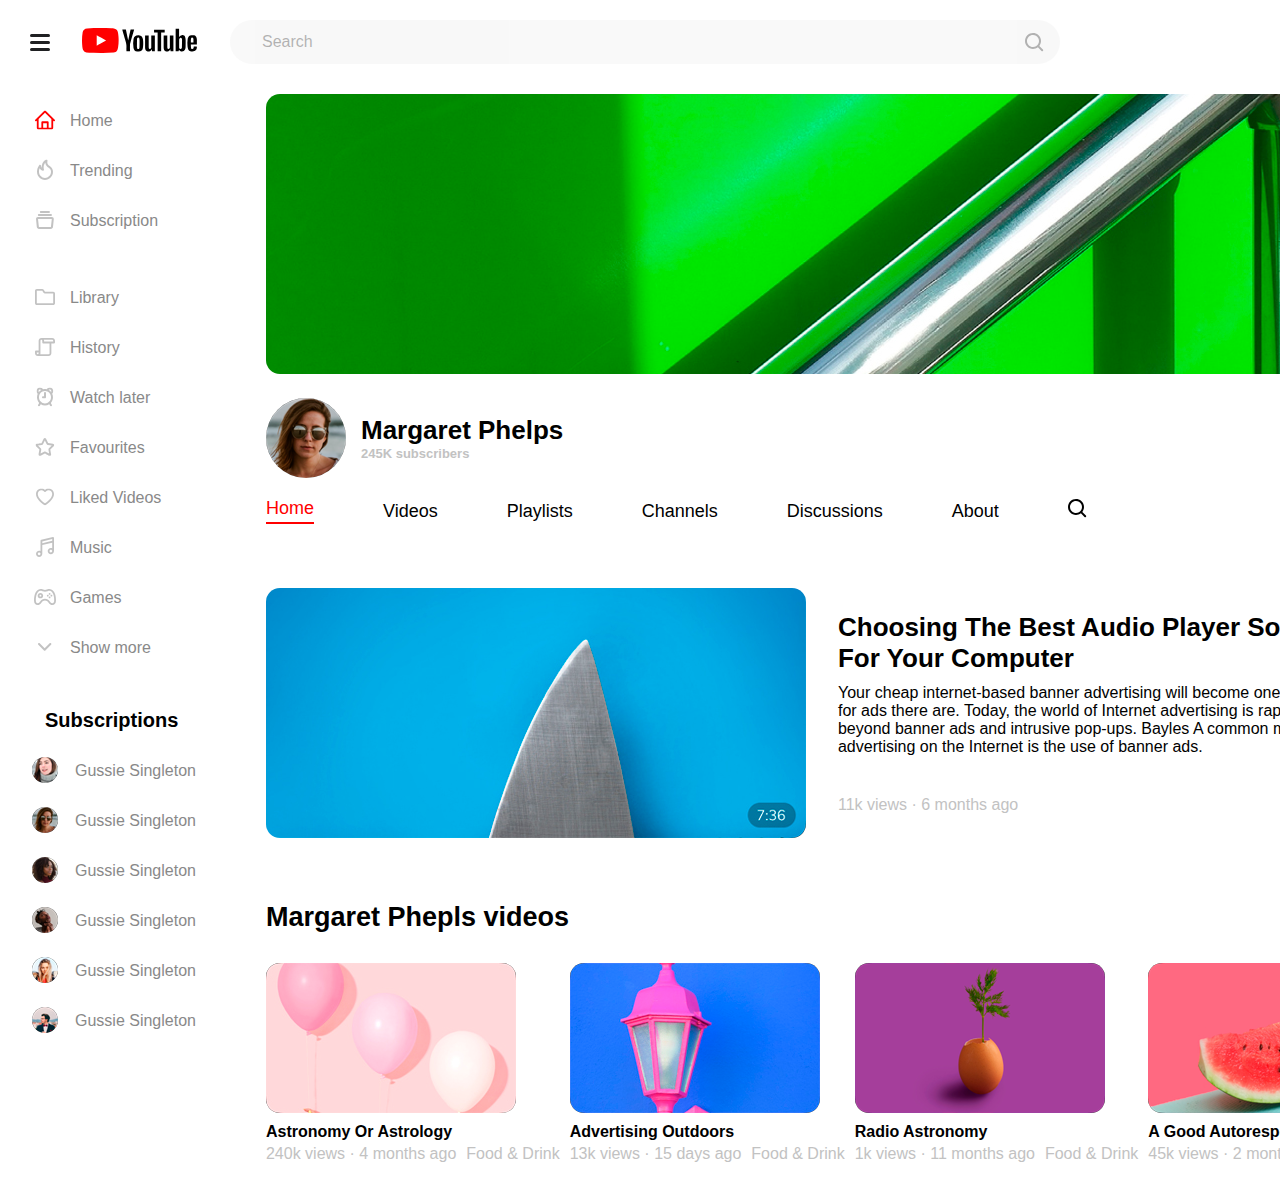
<file: channel.html>
<!DOCTYPE html>
<html lang="en">
    <head>
        <meta charset="UTF-8" />
        <meta http-equiv="X-UA-Compatible" content="IE=edge" />
        <meta name="viewport" content="width=device-width, initial-scale=1.0" />
        <link rel="stylesheet" href="./styles/main.css" />
        <link rel="preconnect" href="https://fonts.googleapis.com" />
        <link rel="preconnect" href="https://fonts.gstatic.com" crossorigin />
        <link
            href="https://fonts.googleapis.com/css2?family=Mulish:wght@200;300;400;500;700&display=swap"
            rel="stylesheet"
        />
        <title>Channel</title>
    </head>
    <body>
        <div class="searchbar-container">
            <ul class="burger">
                <li class="burger-component"></li>
                <li class="burger-component"></li>
                <li class="burger-component"></li>
            </ul>
            <div class="pc-logo">
                <svg
                    width="116"
                    height="25"
                    viewBox="0 0 116 25"
                    fill="none"
                    xmlns="http://www.w3.org/2000/svg"
                >
                    <rect
                        x="7.94141"
                        y="3.99878"
                        width="21"
                        height="17"
                        fill="white"
                    />
                    <path
                        fill-rule="evenodd"
                        clip-rule="evenodd"
                        d="M11.6148 24.8219L19.132 24.9575C19.144 24.9575 19.1679 24.9575 19.1679 24.9752C23.354 25.0518 27.4326 24.8101 31.6068 24.5094C34.9378 24.2794 35.7272 21.8974 36.1398 19.0554C36.6541 15.6238 36.7677 12.1509 36.4986 8.69571C36.4858 8.53257 36.4733 8.36796 36.4608 8.20233C36.2106 4.89591 35.9293 1.17908 31.9656 0.494059C31.1224 0.346653 30.2612 0.216936 29.406 0.193351C21.3088 -0.0660825 13.1398 -0.130941 5.02461 0.423304C2.62056 0.576606 1.06569 1.97991 0.670997 4.3325C-0.0286908 8.52472 -0.172217 12.829 0.198558 17.0566C0.203186 17.1083 0.20781 17.1601 0.212447 17.2122C0.47751 20.1861 0.787238 23.6611 4.35482 24.3797C6.2755 24.7736 8.23105 24.7893 10.1903 24.8051C10.6651 24.8089 11.1401 24.8127 11.6148 24.8219ZM18.6708 15.5219C17.3569 16.2664 16.0401 17.0126 14.7126 17.7641V7.16269C16.1423 7.97128 17.562 8.77616 18.9832 9.58186C20.671 10.5387 22.3607 11.4967 24.0717 12.4634C22.2639 13.4858 20.4702 14.5022 18.6708 15.5219Z"
                        fill="#FF0000"
                    />
                    <path
                        fill-rule="evenodd"
                        clip-rule="evenodd"
                        d="M96.7243 22.7469L96.7245 22.7464C96.8082 22.4308 96.8946 22.1052 96.9887 21.7264C97.0615 21.8263 97.1196 21.9084 97.1698 21.9795L97.1699 21.9796C97.2353 22.072 97.2874 22.1458 97.3415 22.2158C98.9024 24.2382 102.048 23.8844 103.011 21.5495C103.304 20.8419 103.537 20.0695 103.573 19.3148C103.663 16.8443 103.699 14.3797 103.651 11.9092C103.627 10.9481 103.429 9.9634 103.124 9.04359C102.652 7.56364 101.318 6.88557 99.7575 7.18628C98.7768 7.38675 98.0173 7.90562 97.4312 8.70161C97.3963 8.74668 97.3589 8.79056 97.312 8.84558L97.3119 8.84568C97.2546 8.913 97.1831 8.997 97.0844 9.12024V0.865524H93.6517V23.2417H96.594C96.6372 23.0754 96.6804 22.9125 96.7243 22.7469ZM97.1561 19.6627V15.5707V11.4787C97.1561 10.7889 97.491 10.27 98.0412 9.90444C98.7708 9.42685 99.5124 9.66859 99.7815 10.4882C99.925 10.9422 100.039 11.4257 100.039 11.8915C100.021 14.3974 99.9609 16.8974 99.8951 19.3974C99.8891 19.6627 99.7755 19.928 99.6619 20.1816C99.3927 20.7889 98.8545 21.0424 98.1907 20.8891C97.515 20.7358 97.1561 20.329 97.1561 19.6627ZM87.827 7.50468H91.4211V23.2535H88.6164C88.5242 22.7134 88.432 22.1588 88.3264 21.5237L88.3263 21.5234L88.2934 21.3254C88.169 21.5056 88.0775 21.6433 87.9958 21.7663L87.9958 21.7663L87.9955 21.7668L87.9951 21.7673C87.9514 21.8331 87.9105 21.8947 87.8688 21.9563C86.9359 23.283 85.6143 23.737 84.0534 23.4952C82.7198 23.283 81.9185 22.2688 81.7391 20.6061C81.6853 20.1108 81.6613 19.6096 81.6613 19.1143C81.6534 16.6571 81.656 14.1947 81.6587 11.734V11.7327V11.7314V11.7301V11.7288V11.7275V11.7262V11.7249C81.66 10.4982 81.6613 9.27202 81.6613 8.04713V7.49288H85.2973V8.13557C85.2973 9.02601 85.2966 9.91609 85.2958 10.806C85.2936 13.4752 85.2913 16.1428 85.3093 18.8136C85.3093 19.3207 85.3631 19.8455 85.4528 20.3526C85.5545 20.8714 85.9372 21.0601 86.4515 21.0247C87.2828 20.9599 87.8569 20.3526 87.8569 19.5389V8.20043C87.827 7.97048 87.827 7.75821 87.827 7.50468ZM66.6928 7.49288H63.0807L63.0748 7.91741C63.0748 11.7441 63.0748 15.5884 63.0867 19.4151C63.0867 19.8926 63.1346 20.3643 63.2003 20.8419C63.4395 22.3691 64.223 23.3007 65.5027 23.4893C67.0995 23.7311 68.4091 23.2358 69.342 21.8856C69.4437 21.7264 69.5454 21.5731 69.7248 21.3077C69.7858 21.6603 69.8403 21.9786 69.8914 22.2768L69.8918 22.2789C69.9508 22.6233 70.0052 22.941 70.0597 23.2535H72.8524V7.51647H69.2583V8.22401V19.5035C69.2523 20.3231 68.756 20.8832 67.9367 20.9952C67.3446 21.0719 66.9978 20.8832 66.8602 20.2995C66.7526 19.8042 66.7048 19.2794 66.7048 18.7724C66.6868 16.1238 66.6891 13.472 66.6913 10.8168C66.6921 9.93127 66.6928 9.0454 66.6928 8.15916V7.49288ZM61.2269 15.9009C61.2173 16.3254 61.1924 16.75 61.1675 17.1745C61.1613 17.2806 61.1551 17.3868 61.1491 17.4929C61.1373 17.6299 61.126 17.7719 61.1144 17.9177C60.9911 19.4655 60.8336 21.4431 59.6421 22.5047C58.8108 23.2358 57.7583 23.5011 56.6699 23.5365C56.1855 23.5483 55.6951 23.5483 55.2107 23.4834C52.9203 23.1415 51.8558 22.145 51.4731 19.6627C51.0365 16.7971 51.0007 13.8844 51.5209 11.0188C52.0592 8.05302 53.913 7.0035 56.7955 7.19807C59.4866 7.38675 60.6886 9.12614 61.0056 11.6026C61.179 13.0235 61.2627 14.4622 61.2269 15.9009ZM57.5709 14.4937C57.5689 14.7822 57.567 15.0706 57.567 15.3584C57.567 16.2923 57.5304 17.2261 57.4939 18.158L57.4939 18.1581L57.4939 18.1583L57.4939 18.1584L57.4939 18.1586C57.4772 18.5857 57.4605 19.0125 57.4473 19.4386C57.4473 19.7806 57.3277 20.1285 57.1902 20.4469C57.0168 20.8596 56.7058 21.0896 56.2334 21.0896C55.749 21.0896 55.3782 20.8537 55.2347 20.4233C54.8622 19.3124 54.9023 18.1173 54.9418 16.9389C54.9524 16.6225 54.963 16.3073 54.9656 15.9952C54.9775 14.4151 54.9895 12.829 54.9895 11.2488C54.9895 11.0321 55.0532 10.8101 55.1156 10.5928L55.127 10.553C55.3184 9.93392 55.6892 9.61552 56.2154 9.60373C56.7536 9.59194 57.1842 9.91034 57.3277 10.5766C57.4533 11.1544 57.5311 11.7441 57.555 12.3278C57.5806 13.0482 57.5757 13.7716 57.5709 14.4937ZM46.4532 11.1582L46.4532 11.158L46.4532 11.1579C46.6798 10.0565 46.9036 8.96787 47.1434 7.87614C47.335 6.99163 47.537 6.10712 47.7391 5.22202L47.7391 5.222C47.9722 4.20135 48.2054 3.17992 48.4232 2.1568C48.5248 1.691 48.7162 1.57897 49.1647 1.59076C49.8494 1.61592 50.5431 1.61126 51.2567 1.60647C51.5466 1.60452 51.8397 1.60255 52.1369 1.60255C51.8295 2.71763 51.527 3.78302 51.2297 4.83065L51.2297 4.83071L51.2297 4.83073L51.2296 4.83081L51.1502 5.11081C50.1275 8.68392 49.1049 12.2688 48.0943 15.8537C48.0165 16.1309 47.9806 16.4316 47.9806 16.7264C47.9727 18.0312 47.9753 19.3334 47.978 20.6364V20.6365V20.6365V20.6366C47.9793 21.2884 47.9806 21.9404 47.9806 22.5931V23.2299H44.4702C44.4662 23.1709 44.4609 23.112 44.4556 23.053C44.445 22.9351 44.4343 22.8172 44.4343 22.6993C44.4343 22.3453 44.4252 21.9908 44.4161 21.6364C44.3966 20.8809 44.3771 20.1262 44.4463 19.3797C44.6708 17.079 44.0522 14.94 43.4339 12.802C43.3439 12.4908 43.2539 12.1796 43.1665 11.8679C42.712 10.2464 42.2546 8.62202 41.7971 6.99761C41.3396 5.3732 40.8821 3.74878 40.4276 2.12732C40.4008 2.04149 40.3834 1.95198 40.3649 1.85669C40.3503 1.78177 40.335 1.70329 40.314 1.62024H43.8961C44.6496 5.19925 45.4091 8.77826 46.1985 12.3926C46.2844 11.9788 46.369 11.5677 46.4532 11.1582ZM108.83 16.5023H114.882C114.882 15.7716 114.888 15.0609 114.894 14.3598C114.902 13.5392 114.909 12.7318 114.905 11.9209C114.882 11.2665 114.768 10.6061 114.612 9.9634C114.272 8.59548 113.488 7.55184 112.017 7.29831C111.108 7.14501 110.157 7.10963 109.236 7.19807C107.544 7.36317 106.449 8.34784 105.947 9.95161C105.822 10.3408 105.708 10.724 105.642 11.125C105.271 13.5306 105.337 15.954 105.517 18.3537C105.582 19.3266 105.887 20.2995 106.21 21.2311C106.557 22.2276 107.329 22.8761 108.363 23.1768C109.762 23.5837 111.168 23.5837 112.537 23.053C114.278 22.3867 115.312 20.2287 114.738 18.5483C114.045 18.5193 113.345 18.4816 112.636 18.4433L112.635 18.4432L112.634 18.4432C112.335 18.427 112.033 18.4107 111.73 18.395L111.724 18.4976L111.724 18.498L111.724 18.4985C111.709 18.7781 111.698 18.9975 111.676 19.2028C111.652 19.4622 111.616 19.7158 111.563 19.9693C111.395 20.7476 110.976 21.1014 110.259 21.0896C109.571 21.0837 109.135 20.7476 109.045 19.9634C108.954 19.1492 108.916 18.3288 108.878 17.4845L108.878 17.484L108.878 17.4836C108.863 17.1604 108.848 16.8336 108.83 16.5023ZM111.443 14.4327C111.443 14.1332 111.444 13.8381 111.444 13.5463C111.447 12.6838 111.449 11.85 111.431 11.0129C111.431 10.7476 111.329 10.4705 111.228 10.2169C111.024 9.72166 110.6 9.58604 110.091 9.58604C109.583 9.58604 109.26 9.83958 109.135 10.2936C108.822 11.4063 108.848 12.5386 108.875 13.6778C108.881 13.9331 108.887 14.1887 108.889 14.4445C109.804 14.4327 110.636 14.4327 111.443 14.4327ZM72.069 4.4917H75.6273L75.6333 23.2299H79.1556V4.47401H82.6899V1.64972H72.069V4.4917Z"
                        fill="black"
                    />
                </svg>
            </div>
            <div class="mob-logo">
                <svg
                    width="37"
                    height="25"
                    viewBox="0 0 37 25"
                    fill="none"
                    xmlns="http://www.w3.org/2000/svg"
                >
                    <path
                        fill-rule="evenodd"
                        clip-rule="evenodd"
                        d="M11.6148 24.8219L19.132 24.9575C19.144 24.9575 19.1679 24.9575 19.1679 24.9752C23.354 25.0518 27.4326 24.8101 31.6068 24.5094C34.9378 24.2794 35.7272 21.8974 36.1398 19.0554C36.6541 15.6238 36.7677 12.1509 36.4986 8.69571C36.4858 8.53257 36.4733 8.36796 36.4608 8.20233C36.2106 4.89591 35.9293 1.17908 31.9656 0.494059C31.1224 0.346653 30.2612 0.216936 29.406 0.193351C21.3088 -0.0660825 13.1398 -0.130941 5.02461 0.423304C2.62056 0.576606 1.06569 1.97991 0.670997 4.3325C-0.0286908 8.52472 -0.172217 12.829 0.198558 17.0566C0.203186 17.1083 0.20781 17.1601 0.212447 17.2122C0.47751 20.1861 0.787238 23.6611 4.35482 24.3797C6.2755 24.7736 8.23105 24.7893 10.1903 24.8051C10.6651 24.8089 11.1401 24.8127 11.6148 24.8219ZM18.6708 15.5219C17.3569 16.2664 16.0401 17.0126 14.7126 17.7641V7.16269C16.1423 7.97128 17.562 8.77616 18.9832 9.58186C20.671 10.5387 22.3607 11.4967 24.0717 12.4634C22.2639 13.4858 20.4702 14.5022 18.6708 15.5219Z"
                        fill="#FF0000"
                    />
                </svg>
                <h1>Margaret Phelps</h1>
            </div>
            <div class="searchbar">
                <p><a href="./player.html">Search</a></p>
                <svg
                    width="19"
                    height="19"
                    viewBox="0 0 19 19"
                    fill="none"
                    xmlns="http://www.w3.org/2000/svg"
                >
                    <path
                        fill-rule="evenodd"
                        clip-rule="evenodd"
                        d="M17.9005 16.4865L14.3205 12.9065L14.3195 12.9055C16.9095 9.569 16.4594 4.79387 13.2916 2.00007C10.1238 -0.793727 5.32983 -0.643497 2.34317 2.34317C-0.643497 5.32983 -0.793727 10.1238 2.00007 13.2916C4.79387 16.4594 9.569 16.9095 12.9055 14.3195L16.4855 17.8995C16.7364 18.1596 17.1081 18.2642 17.4578 18.1729C17.8075 18.0816 18.0808 17.8088 18.1725 17.4592C18.2643 17.1097 18.1603 16.7378 17.9005 16.4865ZM13.1967 11.0005C12.1249 12.8569 10.1441 14.0005 8.00052 14.0005C4.68681 14.0005 2.00052 11.3142 2.00052 8.00052C2.00052 4.68681 4.68681 2.00052 8.00052 2.00052C10.1441 2.00052 12.1249 3.14411 13.1967 5.00052C14.2685 6.85693 14.2685 9.14411 13.1967 11.0005Z"
                        fill="black"
                    />
                </svg>
            </div>
            <div class="options">
                <svg
                    width="27"
                    height="20"
                    viewBox="0 0 27 20"
                    fill="none"
                    xmlns="http://www.w3.org/2000/svg"
                >
                    <path
                        opacity="0.24"
                        fill-rule="evenodd"
                        clip-rule="evenodd"
                        d="M22.2082 2.86766L18.4091 5.68182V2.50266C18.4091 1.11814 17.3104 0 15.955 0H2.4541C1.09644 0 0 1.12048 0 2.50266V17.4973C0 18.8819 1.09874 20 2.4541 20H15.955C17.3126 20 18.4091 18.8795 18.4091 17.4973V14.3182L22.2082 17.1323C22.48 17.3336 22.9801 17.5 23.32 17.5H25.7691C26.456 17.5 27 16.939 27 16.2469V3.75309C27 3.06064 26.4489 2.5 25.7691 2.5H23.32C22.9732 2.5 22.4823 2.66461 22.2082 2.86766ZM2.45455 17.5V2.5H15.9545V17.5H2.45455ZM4.90909 13.75C4.90909 13.0596 5.45956 12.5 6.13996 12.5H12.2691C12.9489 12.5 13.5 13.0548 13.5 13.75C13.5 14.4404 12.9495 15 12.2691 15H6.13996C5.46017 15 4.90909 14.4452 4.90909 13.75ZM23.5108 14.9998L18.424 11.238L18.4243 8.76179L23.5073 4.9966L24.5455 4.99818V14.9988L23.5108 14.9998Z"
                        fill="black"
                    />
                </svg>
                <svg
                    width="21"
                    height="21"
                    viewBox="0 0 21 21"
                    fill="none"
                    xmlns="http://www.w3.org/2000/svg"
                >
                    <path
                        opacity="0.24"
                        fill-rule="evenodd"
                        clip-rule="evenodd"
                        d="M0 2.5C0 3.88071 1.11929 5 2.5 5C3.88071 5 5 3.88071 5 2.5C5 1.11929 3.88071 0 2.5 0C1.11929 0 0 1.11929 0 2.5ZM2.5 13C1.11929 13 0 11.8807 0 10.5C0 9.11929 1.11929 8 2.5 8C3.88071 8 5 9.11929 5 10.5C5 11.8807 3.88071 13 2.5 13ZM2.5 21C1.11929 21 0 19.8807 0 18.5C0 17.1193 1.11929 16 2.5 16C3.88071 16 5 17.1193 5 18.5C5 19.8807 3.88071 21 2.5 21ZM10.5 21C9.11929 21 8 19.8807 8 18.5C8 17.1193 9.11929 16 10.5 16C11.8807 16 13 17.1193 13 18.5C13 19.8807 11.8807 21 10.5 21ZM16 18.5C16 19.8807 17.1193 21 18.5 21C19.8807 21 21 19.8807 21 18.5C21 17.1193 19.8807 16 18.5 16C17.1193 16 16 17.1193 16 18.5ZM10.5 13C9.11929 13 8 11.8807 8 10.5C8 9.11929 9.11929 8 10.5 8C11.8807 8 13 9.11929 13 10.5C13 11.8807 11.8807 13 10.5 13ZM8 2.5C8 3.88071 9.11929 5 10.5 5C11.8807 5 13 3.88071 13 2.5C13 1.11929 11.8807 0 10.5 0C9.11929 0 8 1.11929 8 2.5ZM18.5 13C17.1193 13 16 11.8807 16 10.5C16 9.11929 17.1193 8 18.5 8C19.8807 8 21 9.11929 21 10.5C21 11.8807 19.8807 13 18.5 13ZM16 2.5C16 3.88071 17.1193 5 18.5 5C19.8807 5 21 3.88071 21 2.5C21 1.11929 19.8807 0 18.5 0C17.1193 0 16 1.11929 16 2.5Z"
                        fill="black"
                    />
                </svg>

                <svg
                    width="28"
                    height="33"
                    style="margin-bottom: 7px"
                    viewBox="0 0 28 33"
                    fill="none"
                    xmlns="http://www.w3.org/2000/svg"
                >
                    <path
                        opacity="0.24"
                        fill-rule="evenodd"
                        clip-rule="evenodd"
                        d="M3.66927 29.4545C1.64382 29.4545 0 27.8655 0 25.9091C0 24.6106 0.727122 23.4532 1.83849 22.835C1.83849 22.4764 1.83333 18.2256 1.83333 18.2256C1.83333 14.1418 4.66852 10.7037 8.55556 9.6765V9.36364C8.55556 8.05824 9.64997 7 11 7C12.35 7 13.4444 8.05824 13.4444 9.36364V9.6765C17.3323 10.7034 20.1667 14.1419 20.1667 18.2318V22.8454C21.2793 23.4664 22 24.619 22 25.9091C22 27.8681 20.3586 29.4545 18.3307 29.4545H14.6667C14.6646 31.413 13.0197 33 11 33C8.97496 33 7.33333 31.4143 7.33333 29.4571L3.66927 29.4545ZM9.77778 29.4545C9.77778 30.1083 10.3244 30.6364 11 30.6364C11.6709 30.6364 12.2201 30.1064 12.2222 29.4545H9.77778ZM17.7222 18.2318V23.9427C17.7222 24.2702 17.9922 24.6032 18.3181 24.6847L18.6385 24.7648C19.1733 24.8984 19.5556 25.3689 19.5556 25.9091C19.5556 26.5624 19.0088 27.0909 18.3307 27.0909H3.66927C2.99369 27.0909 2.44444 26.56 2.44444 25.9091C2.44444 25.3666 2.82517 24.8979 3.36026 24.7647L3.69151 24.6823C4.0153 24.6017 4.27778 24.2732 4.27778 23.9426V18.2256C4.27778 14.6364 7.28675 11.7273 11 11.7273C14.7148 11.7273 17.7222 14.6354 17.7222 18.2318Z"
                        fill="black"
                    />
                    <path
                        d="M18 19C22.9706 19 27 14.9706 27 10C27 5.02944 22.9706 1 18 1C13.0294 1 9 5.02944 9 10C9 14.9706 13.0294 19 18 19Z"
                        fill="#FF0000"
                        stroke="white"
                    />
                    <path
                        d="M19.92 9.608C20.424 9.744 20.808 9.992 21.072 10.352C21.344 10.712 21.48 11.156 21.48 11.684C21.48 12.428 21.204 13.016 20.652 13.448C20.108 13.88 19.372 14.096 18.444 14.096C17.868 14.096 17.312 14.008 16.776 13.832C16.248 13.656 15.812 13.412 15.468 13.1L15.996 11.972C16.756 12.564 17.552 12.86 18.384 12.86C18.928 12.86 19.332 12.752 19.596 12.536C19.868 12.32 20.004 11.992 20.004 11.552C20.004 11.12 19.868 10.804 19.596 10.604C19.324 10.396 18.904 10.292 18.336 10.292H17.208V9.056H18.132C19.236 9.056 19.788 8.636 19.788 7.796C19.788 7.404 19.668 7.104 19.428 6.896C19.188 6.688 18.852 6.584 18.42 6.584C17.652 6.584 16.884 6.88 16.116 7.472L15.6 6.344C15.944 6.04 16.376 5.8 16.896 5.624C17.424 5.44 17.964 5.348 18.516 5.348C19.356 5.348 20.024 5.556 20.52 5.972C21.024 6.38 21.276 6.928 21.276 7.616C21.268 8.088 21.144 8.5 20.904 8.852C20.672 9.196 20.344 9.448 19.92 9.608Z"
                        fill="white"
                    />
                </svg>
                <div class="mobile-search">
                    <svg
                        width="19"
                        height="19"
                        viewBox="0 0 19 19"
                        fill="none"
                        xmlns="http://www.w3.org/2000/svg"
                    >
                        <path
                            fill-rule="evenodd"
                            clip-rule="evenodd"
                            d="M17.9005 16.4865L14.3205 12.9065L14.3195 12.9055C16.9095 9.569 16.4594 4.79387 13.2916 2.00007C10.1238 -0.793727 5.32983 -0.643497 2.34317 2.34317C-0.643497 5.32983 -0.793727 10.1238 2.00007 13.2916C4.79387 16.4594 9.569 16.9095 12.9055 14.3195L16.4855 17.8995C16.7364 18.1596 17.1081 18.2642 17.4578 18.1729C17.8075 18.0816 18.0808 17.8088 18.1725 17.4592C18.2643 17.1097 18.1603 16.7378 17.9005 16.4865ZM13.1967 11.0005C12.1249 12.8569 10.1441 14.0005 8.00052 14.0005C4.68681 14.0005 2.00052 11.3142 2.00052 8.00052C2.00052 4.68681 4.68681 2.00052 8.00052 2.00052C10.1441 2.00052 12.1249 3.14411 13.1967 5.00052C14.2685 6.85693 14.2685 9.14411 13.1967 11.0005Z"
                            fill="black"
                        />
                    </svg>
                </div>
                <div class="mobile-options">
                    <svg
                        width="5"
                        height="19"
                        viewBox="0 0 5 19"
                        fill="none"
                        xmlns="http://www.w3.org/2000/svg"
                    >
                        <path
                            fill-rule="evenodd"
                            clip-rule="evenodd"
                            d="M2.5 0C3.88071 0 5 1.11929 5 2.5C5 3.88071 3.88071 5 2.5 5C1.11929 5 0 3.88071 0 2.5C0 1.11929 1.11929 0 2.5 0ZM5 9.5C5 8.11929 3.88071 7 2.5 7C1.11929 7 0 8.11929 0 9.5C0 10.8807 1.11929 12 2.5 12C3.88071 12 5 10.8807 5 9.5ZM5 16.5C5 15.1193 3.88071 14 2.5 14C1.11929 14 0 15.1193 0 16.5C0 17.8807 1.11929 19 2.5 19C3.88071 19 5 17.8807 5 16.5Z"
                            fill="black"
                        />
                    </svg>
                </div>
                <img
                    src="./assets/img/user-avatar.png"
                    alt="user"
                    class="userpic pc-only"
                />
            </div>
        </div>

        <section class="content-container">
            <aside class="sidebar-container">
                <ul class="side-options">
                    <li class="side-item">
                        <svg
                            width="20"
                            height="19"
                            viewBox="0 0 20 19"
                            fill="none"
                            xmlns="http://www.w3.org/2000/svg"
                        >
                            <path
                                fill-rule="evenodd"
                                clip-rule="evenodd"
                                d="M1.55192 10.5921C1.19689 10.9455 0.621289 10.9455 0.266267 10.5921C-0.0887555 10.2388 -0.0887555 9.66595 0.266267 9.31262L9.35718 0.264999C9.7122 -0.0883329 10.2878 -0.0883329 10.6428 0.264999L19.7337 9.31262C20.0888 9.66595 20.0888 10.2388 19.7337 10.5921C19.3787 10.9455 18.8031 10.9455 18.4481 10.5921L18.1818 10.3274V17.1945C18.1818 18.1933 17.3689 19 16.3628 19H3.63716C2.63348 19 1.81818 18.1934 1.81818 17.1945V10.3274L1.55192 10.5921ZM3.63716 17.1905L6.36364 17.191V11.7597C6.36364 11.2612 6.77023 10.8571 7.27003 10.8571H12.73C13.2306 10.8571 13.6364 11.2609 13.6364 11.7597V17.1929L16.3636 17.1945V8.51944L10 2.19166L3.63632 8.51948C3.63613 10.2308 3.63716 17.1905 3.63716 17.1905ZM11.8182 12.6653V17.1923L8.18182 17.1914V12.6667L11.8182 12.6653Z"
                                fill="#FF0000"
                            />
                        </svg>
                        <p>Home</p>
                    </li>
                    <li class="side-item">
                        <svg
                            width="16"
                            height="21"
                            viewBox="0 0 16 21"
                            fill="none"
                            xmlns="http://www.w3.org/2000/svg"
                        >
                            <path
                                opacity="0.24"
                                fill-rule="evenodd"
                                clip-rule="evenodd"
                                d="M13.615 7.20041C15.1323 8.51081 16 10.1175 16 12.321C16 16.9118 12.4133 20.5268 8.0115 20.5268C3.60573 20.5268 0 16.9093 0 12.321C0 9.79412 0.547583 8.23242 2.15502 5.6366C2.66365 4.81522 3.89867 5.11434 3.99436 6.08209C4.08034 6.95167 4.34435 7.69187 4.729 8.25935C4.47244 5.19295 5.80372 1.74433 9.08631 0.10596C9.84629 -0.27335 10.6943 0.424512 10.4966 1.26648C9.98409 3.44851 10.5121 4.62244 11.8924 5.88709C11.926 5.91795 12.098 6.04489 12.3254 6.21279C12.7373 6.51686 13.3311 6.95524 13.615 7.20041ZM2.62075 9.00737C2.33897 9.66335 2 10.4525 2 12.321C2 15.7681 4.70107 18.478 8.0115 18.478C11.3159 18.478 14 15.7727 14 12.321C14 10.7811 13.4246 9.71578 12.3258 8.76679C12.1524 8.61699 11.7458 8.31456 11.3632 8.0299C11.0014 7.76076 10.6609 7.5075 10.559 7.41416C9.23392 6.20002 8.4238 4.9071 8.31376 3.18307C7.64377 3.85212 6.10424 5.93208 6.97198 10.0484C7.1065 10.6865 6.6318 11.289 5.99451 11.289C4.73006 11.289 3.48016 10.2984 2.71627 8.78204C2.68562 8.85634 2.65357 8.93095 2.62075 9.00737Z"
                                fill="black"
                            />
                        </svg>

                        <p>Trending</p>
                    </li>
                    <li class="side-item">
                        <svg
                            width="18"
                            height="18"
                            viewBox="0 0 18 18"
                            fill="none"
                            xmlns="http://www.w3.org/2000/svg"
                        >
                            <path
                                opacity="0.24"
                                fill-rule="evenodd"
                                clip-rule="evenodd"
                                d="M3.9056 1C3.9056 0.447715 4.35471 0 4.901 0H12.9102C13.4599 0 13.9056 0.443865 13.9056 1C13.9056 1.55228 13.4565 2 12.9102 2H4.901C4.35125 2 3.9056 1.55614 3.9056 1ZM0.0101027 8.0949L0.811023 16.1041C0.917267 17.1665 1.83603 18 2.90122 18H14.91C15.9712 18 16.8943 17.1632 17.0002 16.1041L17.8011 8.0949C17.9152 6.95379 17.0495 6 15.9047 6H1.90647C0.759323 6 -0.103812 6.95576 0.0101027 8.0949ZM2.01101 8.00421L15.7998 8.0079L14.9056 16H2.9056L2.01101 8.00421ZM2.90122 3C2.35555 3 1.9056 3.44772 1.9056 4C1.9056 4.55614 2.35136 5 2.90122 5H14.91C15.4557 5 15.9056 4.55228 15.9056 4C15.9056 3.44386 15.4598 3 14.91 3H2.90122Z"
                                fill="black"
                            />
                        </svg>

                        <p>Subscription</p>
                    </li>
                    <li class="side-item">
                        <svg
                            width="20"
                            height="16"
                            viewBox="0 0 20 16"
                            fill="none"
                            xmlns="http://www.w3.org/2000/svg"
                        >
                            <path
                                opacity="0.24"
                                fill-rule="evenodd"
                                clip-rule="evenodd"
                                d="M1.81377 0C0.818072 0 0 0.793984 0 1.77341V14.2266C0 15.2066 0.814396 16 1.819 16H18.181C19.185 16 20 15.2042 20 14.2225V4.44412C20 3.4608 19.1843 2.66667 18.1781 2.66667H10.0034L8.71574 0.742815C8.441 0.332343 7.81071 0 7.30762 0H1.81377ZM18.181 14.2222L1.81818 14.2266L1.81377 1.77778L7.27273 1.78212L8.48211 3.64019C8.818 4.14203 9.39005 4.44444 10.0034 4.44444L18.1818 4.44412L18.181 14.2222Z"
                                fill="black"
                            />
                        </svg>

                        <p>Library</p>
                    </li>
                    <li class="side-item">
                        <svg
                            width="20"
                            height="18"
                            viewBox="0 0 20 18"
                            fill="none"
                            xmlns="http://www.w3.org/2000/svg"
                        >
                            <path
                                opacity="0.24"
                                fill-rule="evenodd"
                                clip-rule="evenodd"
                                d="M6.36364 0C4.85741 0 3.63636 1.20746 3.63636 2.69744V12.6H0.909091C0.407014 12.6 0 13.0042 0 13.4991V15.3C0 16.7912 1.22411 18 2.72727 18H13.6364C15.1423 18 16.3636 16.7944 16.3636 15.3045V5.4H19.0909C19.5965 5.4 20 4.99813 20 4.5024V2.70439C20 1.21111 18.7799 0 17.2727 0H6.36364ZM5.3 16.2C5.40009 15.9193 5.45455 15.6172 5.45455 15.3026V2.69744C5.45455 2.20206 5.86107 1.8 6.36364 1.8C6.86402 1.8 7.27273 2.2043 7.27273 2.7V4.50094C7.27273 4.99748 7.67624 5.4 8.18182 5.4H14.5455V15.3045C14.5455 15.7991 14.1394 16.2 13.6364 16.2H5.3ZM1.81818 14.4V15.3C1.81818 15.7957 2.22689 16.2 2.72727 16.2C3.22984 16.2 3.63636 15.7979 3.63636 15.3026V14.4H1.81818ZM9.09091 3.6V2.7C9.09091 2.38443 9.03609 2.0815 8.9354 1.8H17.2727C17.7747 1.8 18.1818 2.20414 18.1818 2.70439V3.6H9.09091Z"
                                fill="black"
                            />
                        </svg>

                        <p>History</p>
                    </li>
                    <li class="side-item">
                        <svg
                            width="17"
                            height="19"
                            viewBox="0 0 17 19"
                            fill="none"
                            xmlns="http://www.w3.org/2000/svg"
                        >
                            <path
                                opacity="0.24"
                                fill-rule="evenodd"
                                clip-rule="evenodd"
                                d="M12.7263 16.7342C11.4999 17.5194 10.0515 17.973 8.5 17.973C6.94846 17.973 5.50008 17.5194 4.27374 16.7342L3.36555 18.3497C3.08967 18.8405 2.48163 19.0104 2 18.7248C1.52171 18.4412 1.35565 17.817 1.6335 17.3227C1.6335 17.3227 2.68265 15.4627 2.70994 15.4264C1.3407 13.9519 0.5 11.9552 0.5 9.75676C0.5 8.53312 0.760452 7.37196 1.22753 6.32856C0.476253 5.66926 0 4.68905 0 3.59459C0 1.60935 1.567 0 3.5 0C4.79331 0 5.92278 0.720433 6.52869 1.79186C7.15928 1.62774 7.81973 1.54054 8.5 1.54054C9.11512 1.54054 9.71402 1.61184 10.2893 1.74683C10.9011 0.700295 12.017 0 13.2921 0C15.2251 0 16.7921 1.60935 16.7921 3.59459C16.7921 4.61644 16.3769 5.5387 15.7104 6.19316C16.2164 7.27113 16.5 8.47993 16.5 9.75676C16.5 11.9552 15.6593 13.9519 14.2901 15.4264C14.3173 15.4627 15.3665 17.3227 15.3665 17.3227C15.6443 17.817 15.4783 18.4412 15 18.7248C14.5184 19.0104 13.9103 18.8405 13.6344 18.3497L12.7263 16.7342ZM7.5 5.64845C7.5 5.08135 7.94386 4.62162 8.5 4.62162C9.05228 4.62162 9.5 5.07733 9.5 5.64845V9.75676C9.5 10.324 9.05665 10.7838 8.50095 10.7838H6.49905C5.94729 10.7838 5.5 10.3279 5.5 9.75676C5.5 9.18954 5.94335 8.72973 6.49905 8.72973H7.5V5.64845ZM2 3.59459C2 2.74378 2.67157 2.05405 3.5 2.05405C3.93928 2.05405 4.3426 2.24978 4.62052 2.56955C3.73645 3.07397 2.95519 3.74545 2.3172 4.54247C2.11715 4.27879 2 3.9482 2 3.59459ZM14.7921 3.59459C14.7921 2.74378 14.1205 2.05405 13.2921 2.05405C12.8889 2.05405 12.5161 2.21892 12.2426 2.49324C13.1305 2.9768 13.9191 3.62706 14.569 4.4034C14.7112 4.1665 14.7921 3.8885 14.7921 3.59459ZM8.5 15.9189C5.18629 15.9189 2.5 13.16 2.5 9.75676C2.5 6.35349 5.18629 3.59459 8.5 3.59459C11.8137 3.59459 14.5 6.35349 14.5 9.75676C14.5 13.16 11.8137 15.9189 8.5 15.9189Z"
                                fill="black"
                            />
                        </svg>

                        <p>Watch later</p>
                    </li>
                    <li class="side-item">
                        <svg
                            width="19"
                            height="18"
                            viewBox="0 0 19 18"
                            fill="none"
                            xmlns="http://www.w3.org/2000/svg"
                        >
                            <path
                                opacity="0.24"
                                fill-rule="evenodd"
                                clip-rule="evenodd"
                                d="M15.5882 16.1776C15.8046 17.4345 14.7118 18.2242 13.5793 17.6312C13.5793 17.6312 9.32641 15.4276 9.36773 15.4059L5.11778 17.6312C3.98444 18.2246 2.89263 17.4335 3.10892 16.1776C3.10892 16.1776 3.89901 11.4682 3.93244 11.5007L0.494159 8.16277C-0.422732 7.27264 -0.00467551 5.99401 1.26148 5.81077C1.26148 5.81077 6.00269 5.10388 5.98203 5.14558L8.107 0.857337C8.67367 -0.286213 10.0239 -0.285345 10.5901 0.857337C10.5901 0.857337 12.7302 5.1298 12.684 5.12312L17.4356 5.81077C18.7027 5.99415 19.1191 7.27331 18.2029 8.16277C18.2029 8.16277 14.7844 11.5102 14.7765 11.4644L15.5882 16.1776ZM5.09647 15.5573L8.50515 13.7718C9.0044 13.5104 9.6939 13.511 10.1919 13.7718L13.609 15.561L12.9495 11.7764C12.8542 11.2228 13.0679 10.5699 13.4708 10.1787L16.2242 7.50565L12.4175 6.95008C11.8593 6.8693 11.3019 6.46516 11.0528 5.96262L9.34969 2.52567L7.64427 5.96262C7.39464 6.46637 6.83646 6.8695 6.27962 6.95008L2.46854 7.50163L5.22632 10.1787C5.63022 10.5708 5.84269 11.2241 5.74757 11.7764L5.09647 15.5573Z"
                                fill="black"
                            />
                        </svg>

                        <p>Favourites</p>
                    </li>
                    <li class="side-item">
                        <svg
                            width="18"
                            height="17"
                            viewBox="0 0 18 17"
                            fill="none"
                            xmlns="http://www.w3.org/2000/svg"
                        >
                            <path
                                opacity="0.24"
                                fill-rule="evenodd"
                                clip-rule="evenodd"
                                d="M12.6 0C11.217 0 9.95536 0.530866 9 1.40391C8.04464 0.530866 6.78304 0 5.4 0C2.41766 0 0 2.46848 0 5.51351C0 9.95785 4.48072 14.2534 8.62049 16.7595C8.83009 16.8923 9.17315 16.8905 9.38216 16.7577C13.4946 14.2432 18 9.95763 18 5.51351C18 2.46848 15.5823 0 12.6 0ZM9.00509 14.8252C4.5546 11.8546 1.8 8.38441 1.8 5.51351C1.8 3.48349 3.41177 1.83784 5.4 1.83784C6.29958 1.83784 7.14325 2.17359 7.79955 2.77335L8.66561 3.56478C8.8528 3.73585 9.14971 3.73355 9.33439 3.56478L10.2004 2.77335C10.8567 2.17359 11.7004 1.83784 12.6 1.83784C14.5882 1.83784 16.2 3.48349 16.2 5.51351C16.2 8.45823 13.4557 11.8546 9.00509 14.8252Z"
                                fill="black"
                            />
                        </svg>

                        <p>Liked Videos</p>
                    </li>
                    <li class="side-item">
                        <svg
                            width="18"
                            height="20"
                            viewBox="0 0 18 20"
                            fill="none"
                            xmlns="http://www.w3.org/2000/svg"
                        >
                            <path
                                opacity="0.24"
                                fill-rule="evenodd"
                                clip-rule="evenodd"
                                d="M14.85 17.2729C16.5897 17.2729 18 15.8484 18 14.0911V0.92929C18.0016 0.854306 17.9939 0.777902 17.9762 0.701509C17.8626 0.212723 17.3782 -0.0904878 16.8943 0.0242693L5.22802 2.79094C4.82628 2.88621 4.55117 3.23961 4.5 3.63657V13.9428C4.09084 13.7464 3.63312 13.6366 3.15 13.6366C1.4103 13.6366 0 15.0611 0 16.8184C0 18.5757 1.4103 20.0002 3.15 20.0002C4.8897 20.0002 6.3 18.5757 6.3 16.8184V8.0407L16.2 5.6929V11.2155C15.7908 11.0192 15.3331 10.9093 14.85 10.9093C13.1103 10.9093 11.7 12.3338 11.7 14.0911C11.7 15.8484 13.1103 17.2729 14.85 17.2729ZM6.3 6.17308V4.40434L16.2 2.05654V3.82528L6.3 6.17308ZM16.2 14.0911C16.2 13.338 15.5956 12.7275 14.85 12.7275C14.1044 12.7275 13.5 13.338 13.5 14.0911C13.5 14.8442 14.1044 15.4548 14.85 15.4548C15.5956 15.4548 16.2 14.8442 16.2 14.0911ZM3.15 15.4548C3.89558 15.4548 4.5 16.0653 4.5 16.8184C4.5 17.5715 3.89558 18.182 3.15 18.182C2.40442 18.182 1.8 17.5715 1.8 16.8184C1.8 16.0653 2.40442 15.4548 3.15 15.4548Z"
                                fill="black"
                            />
                        </svg>

                        <p>Music</p>
                    </li>
                    <li class="side-item">
                        <svg
                            width="22"
                            height="16"
                            viewBox="0 0 22 16"
                            fill="none"
                            xmlns="http://www.w3.org/2000/svg"
                        >
                            <path
                                opacity="0.24"
                                fill-rule="evenodd"
                                clip-rule="evenodd"
                                d="M12.9034 0.5233C12.1075 0.810958 11.7676 0.88899 10.9998 0.88899C10.232 0.88899 9.89216 0.810958 9.09627 0.5233L9.03409 0.500814C8.02943 0.137542 7.43229 0 6.44525 0C4.05055 0 1.85231 2.2826 0.942996 5.06478C0.245262 7.1996 0.0589768 8.56701 0 11.5385C0.0582506 14.4925 1.34092 15.9856 3.66063 16C5.11467 15.9917 6.11219 15.363 7.03418 14.2208C7.17642 14.0446 7.56758 13.5231 7.60944 13.4673L7.61308 13.4625C8.56208 12.235 9.54325 11.5652 11.0027 11.5556C12.4564 11.5652 13.4376 12.235 14.3866 13.4625L14.3902 13.4673C14.4321 13.5231 14.8232 14.0446 14.9655 14.2208C15.8875 15.363 16.885 15.9917 18.3278 16C20.6587 15.9856 21.9414 14.4925 21.9997 11.5727C21.9407 8.56701 21.7544 7.1996 21.0567 5.06478C20.1474 2.2826 17.9491 0 15.5544 0C14.5674 0 13.9702 0.137542 12.9656 0.500814L12.9034 0.5233ZM8.45597 2.18913C9.4419 2.54547 10.0813 2.66676 10.9998 2.66676C11.9183 2.66676 12.5578 2.54547 13.5437 2.18913L13.6061 2.16655C14.4238 1.87087 14.828 1.77778 15.5544 1.77778C16.9794 1.77778 18.6138 3.47492 19.309 5.60189C19.9465 7.55254 20.1108 8.75828 20.1667 11.5727C20.1263 13.5619 19.5656 14.2146 18.3273 14.2222C17.5536 14.2178 17.0194 13.8811 16.4091 13.125C16.3079 12.9996 16.0221 12.62 15.9044 12.4636L15.9043 12.4634L15.9041 12.4633L15.904 12.4631L15.9037 12.4627L15.9037 12.4627L15.8535 12.3961C14.5953 10.7687 13.164 9.79184 10.9941 9.77782C8.83563 9.79184 7.40436 10.7687 6.14621 12.3961L6.096 12.4626C5.97878 12.6183 5.69198 12.9994 5.59053 13.125C4.98023 13.8811 4.44608 14.2178 3.6611 14.2222C2.43407 14.2146 1.87336 13.5619 1.83299 11.5384C1.88885 8.75828 2.05311 7.55254 2.69066 5.60189C3.38582 3.47492 5.02024 1.77778 6.44525 1.77778C7.17164 1.77778 7.57582 1.87087 8.39355 2.16655L8.45597 2.18913ZM15.5832 5.77778C15.0769 5.77778 14.6665 5.37981 14.6665 4.88889C14.6665 4.39797 15.0769 4 15.5832 4C16.0894 4 16.4998 4.39797 16.4998 4.88889C16.4998 5.37981 16.0894 5.77778 15.5832 5.77778ZM14.6665 8.44444C14.6665 8.93536 15.0769 9.33333 15.5832 9.33333C16.0894 9.33333 16.4998 8.93536 16.4998 8.44444C16.4998 7.95352 16.0894 7.55556 15.5832 7.55556C15.0769 7.55556 14.6665 7.95352 14.6665 8.44444ZM17.4165 7.55556C16.9102 7.55556 16.4998 7.15759 16.4998 6.66667C16.4998 6.17575 16.9102 5.77778 17.4165 5.77778C17.9228 5.77778 18.3332 6.17575 18.3332 6.66667C18.3332 7.15759 17.9228 7.55556 17.4165 7.55556ZM12.8332 6.66667C12.8332 7.15759 13.2436 7.55556 13.7498 7.55556C14.2561 7.55556 14.6665 7.15759 14.6665 6.66667C14.6665 6.17575 14.2561 5.77778 13.7498 5.77778C13.2436 5.77778 12.8332 6.17575 12.8332 6.66667ZM6.4165 9.33333C4.89771 9.33333 3.6665 8.13943 3.6665 6.66667C3.6665 5.19391 4.89771 4 6.4165 4C7.93528 4 9.1665 5.19391 9.1665 6.66667C9.1665 8.13943 7.93528 9.33333 6.4165 9.33333ZM7.33316 6.66667C7.33316 7.15759 6.92276 7.55556 6.4165 7.55556C5.91024 7.55556 5.49983 7.15759 5.49983 6.66667C5.49983 6.17575 5.91024 5.77778 6.4165 5.77778C6.92276 5.77778 7.33316 6.17575 7.33316 6.66667Z"
                                fill="black"
                            />
                        </svg>

                        <p>Games</p>
                    </li>
                    <li class="side-item shevron">
                        <svg
                            width="14"
                            height="8"
                            viewBox="0 0 14 8"
                            fill="none"
                            xmlns="http://www.w3.org/2000/svg"
                        >
                            <path
                                opacity="0.24"
                                d="M6.66931 5.25531L11.6193 0.305313C11.8704 0.0453564 12.2422 -0.0588996 12.5918 0.0326158C12.9415 0.124131 13.2145 0.397176 13.306 0.746806C13.3975 1.09644 13.2933 1.46824 13.0333 1.71931L7.37631 7.37631C6.98581 7.7667 6.35281 7.7667 5.96231 7.37631L0.305313 1.71931C0.0453564 1.46824 -0.0588996 1.09644 0.0326158 0.746806C0.124131 0.397176 0.397176 0.124131 0.746806 0.0326158C1.09644 -0.0588996 1.46824 0.0453564 1.71931 0.305313L6.66931 5.25531Z"
                                fill="black"
                            />
                        </svg>

                        <p>Show more</p>
                    </li>
                </ul>
                <div class="sub-container">
                    <h1>Subscriptions</h1>
                    <ul class="sub-options">
                        <li class="sub-item">
                            <img
                                src="./assets/img/avatar-trey-1.png"
                                alt="Gussie Singleton"
                            />
                            <p>Gussie Singleton</p>
                        </li>
                        <li class="sub-item">
                            <img
                                src="./assets/img/avatar-trey-2.png"
                                alt="Gussie Singleton"
                            />
                            <p>Gussie Singleton</p>
                        </li>
                        <li class="sub-item">
                            <img
                                src="./assets/img/avatar-trey-3.png"
                                alt="Gussie Singleton"
                            />
                            <p>Gussie Singleton</p>
                        </li>
                        <li class="sub-item">
                            <img
                                src="./assets/img/avatar-trey-4.png"
                                alt="Gussie Singleton"
                            />
                            <p>Gussie Singleton</p>
                        </li>
                        <li class="sub-item">
                            <img
                                src="./assets/img/avatar-trey-5.png"
                                alt="Gussie Singleton"
                            />
                            <p>Gussie Singleton</p>
                        </li>
                        <li class="sub-item">
                            <img
                                src="./assets/img/avatar-trey-6.png"
                                alt="Gussie Singleton"
                            />
                            <p>Gussie Singleton</p>
                        </li>
                    </ul>
                </div>
            </aside>
            <div class="channel-main">
                <div class="pc-banner">
                    <img src="./assets/img/banner.jpg" alt="channel banner" />
                </div>
                <div class="mob-banner">
                    <img src="./assets/img/banner.jpg" alt="channel banner" />
                </div>
                <div class="channel-header">
                    <div class="channel-header">
                        <img
                            src="./assets/img/avatar.png"
                            alt="Margaret Phelps"
                        />
                        <div class="header-caption">
                            <span>Margaret Phelps</span>
                            <span>245K subscribers</span>
                        </div>
                    </div>
                    <div class="channel-sub">
                        <svg
                            width="22"
                            height="26"
                            viewBox="0 0 22 26"
                            fill="none"
                            xmlns="http://www.w3.org/2000/svg"
                        >
                            <path
                                opacity="0.24"
                                fill-rule="evenodd"
                                clip-rule="evenodd"
                                d="M3.66927 22.4545C1.64382 22.4545 0 20.8655 0 18.9091C0 17.6106 0.727122 16.4532 1.83849 15.835C1.83849 15.4764 1.83333 11.2256 1.83333 11.2256C1.83333 7.14185 4.66852 3.70365 8.55556 2.6765V2.36364C8.55556 1.05824 9.64997 0 11 0C12.35 0 13.4444 1.05824 13.4444 2.36364V2.6765C17.3323 3.70344 20.1667 7.14194 20.1667 11.2318V15.8454C21.2793 16.4664 22 17.619 22 18.9091C22 20.8681 20.3586 22.4545 18.3307 22.4545H14.6667C14.6646 24.413 13.0197 26 11 26C8.97496 26 7.33333 24.4143 7.33333 22.4571L3.66927 22.4545ZM9.77778 22.4545C9.77778 23.1083 10.3244 23.6364 11 23.6364C11.6709 23.6364 12.2201 23.1064 12.2222 22.4545H9.77778ZM17.7222 11.2318V16.9427C17.7222 17.2702 17.9922 17.6032 18.3181 17.6847L18.6385 17.7648C19.1733 17.8984 19.5556 18.3689 19.5556 18.9091C19.5556 19.5624 19.0088 20.0909 18.3307 20.0909H3.66927C2.99369 20.0909 2.44444 19.56 2.44444 18.9091C2.44444 18.3666 2.82517 17.8979 3.36026 17.7647L3.69151 17.6823C4.0153 17.6017 4.27778 17.2732 4.27778 16.9426V11.2256C4.27778 7.63639 7.28675 4.72727 11 4.72727C14.7148 4.72727 17.7222 7.63541 17.7222 11.2318Z"
                                fill="black"
                            />
                        </svg>
                        <div class="arrows__subbtn">Subscribe 2.3m</div>
                    </div>
                </div>
                <nav class="channel-nav">
                    <a href="#">Home</a>
                    <a href="#">Videos</a>
                    <a href="#">Playlists</a>
                    <a href="#" class="pc-only">Channels</a>
                    <a href="#" class="pc-only">Discussions</a>
                    <a href="#" class="pc-only">About</a>
                    <a href="#" class="pc-only"
                        ><svg
                            width="19"
                            height="19"
                            viewBox="0 0 19 19"
                            fill="none"
                            xmlns="http://www.w3.org/2000/svg"
                        >
                            <path
                                fill-rule="evenodd"
                                clip-rule="evenodd"
                                d="M17.9005 16.4865L14.3205 12.9065L14.3195 12.9055C16.9095 9.569 16.4594 4.79387 13.2916 2.00007C10.1238 -0.793727 5.32983 -0.643497 2.34317 2.34317C-0.643497 5.32983 -0.793727 10.1238 2.00007 13.2916C4.79387 16.4594 9.569 16.9095 12.9055 14.3195L16.4855 17.8995C16.7364 18.1596 17.1081 18.2642 17.4578 18.1729C17.8075 18.0816 18.0808 17.8088 18.1725 17.4592C18.2643 17.1097 18.1603 16.7378 17.9005 16.4865ZM13.1967 11.0005C12.1249 12.8569 10.1441 14.0005 8.00052 14.0005C4.68681 14.0005 2.00052 11.3142 2.00052 8.00052C2.00052 4.68681 4.68681 2.00052 8.00052 2.00052C10.1441 2.00052 12.1249 3.14411 13.1967 5.00052C14.2685 6.85693 14.2685 9.14411 13.1967 11.0005Z"
                                fill="black"
                            />
                        </svg>
                    </a>
                    <a href="#" class="mob-only"
                        ><svg
                            width="10"
                            height="7"
                            viewBox="0 0 10 7"
                            fill="none"
                            xmlns="http://www.w3.org/2000/svg"
                        >
                            <path
                                fill-rule="evenodd"
                                clip-rule="evenodd"
                                d="M9.7624 0.798368L9.28113 0.263702C9.11428 0.0879298 8.91953 0 8.69714 0C8.47025 0 8.27771 0.0879298 8.11937 0.263702L5 3.72814L1.88063 0.263789C1.72229 0.0880173 1.52975 8.74923e-05 1.30294 8.74923e-05C1.08047 8.74923e-05 0.885722 0.0880173 0.718866 0.263789L0.243902 0.798455C0.0813008 0.978952 0 1.19523 0 1.44712C0 1.70374 0.0813796 1.91757 0.243902 2.08862L4.42231 6.72912C4.5764 6.90971 4.76886 7 5 7C5.22681 7 5.42147 6.90971 5.58399 6.72912L9.7624 2.08862C9.92075 1.91276 10 1.69893 10 1.44712C10 1.19996 9.92075 0.983764 9.7624 0.798368Z"
                                fill="black"
                            />
                        </svg>
                    </a>
                </nav>
                <div class="first-video">
                    <img src="./assets/img/preview1.jpg" alt="preview" />
                    <div class="video-caption">
                        <h2>
                            Choosing The Best Audio Player Software For Your
                            Computer
                        </h2>
                        <p>
                            Your cheap internet-based banner advertising will
                            become one of the sought for ads there are. Today,
                            the world of Internet advertising is rapidly
                            evolving beyond banner ads and intrusive pop-ups.
                            Bayles A common medium for advertising on the
                            Internet is the use of banner ads.
                        </p>
                        <span>11k views · 6 months ago</span>
                    </div>
                    <div class="recomended-channels">
                        <span> Recomended channels </span>
                        <ul class="recomendations">
                            <li>
                                <img
                                    src="./assets/img/rec1.jpg"
                                    alt="rec1"
                                />Flora Benson
                            </li>
                            <li>
                                <img
                                    src="./assets/img/rec2.jpg"
                                    alt="rec2"
                                />Violet Cobb
                            </li>
                            <li>
                                <img
                                    src="./assets/img/rec3.jpg"
                                    alt="rec3"
                                />Phillip Mullins
                            </li>
                        </ul>
                    </div>
                </div>
                <div class="video-header">
                    <h2>Margaret Phepls videos</h2>
                    <div class="arrows">
                        <svg
                            width="28"
                            height="28"
                            viewBox="0 0 28 28"
                            fill="none"
                            xmlns="http://www.w3.org/2000/svg"
                        >
                            <path
                                opacity="0.24"
                                d="M14 28C21.732 28 28 21.732 28 14C28 6.26801 21.732 0 14 0C6.26801 0 0 6.26801 0 14C0 21.732 6.26801 28 14 28Z"
                                fill="black"
                            />
                            <path
                                fill-rule="evenodd"
                                clip-rule="evenodd"
                                d="M16.0017 8.66611L16.5363 9.20513C16.7121 9.39201 16.8 9.61012 16.8 9.8592C16.8 10.1133 16.7121 10.329 16.5363 10.5063L13.0719 14L16.5363 17.4937C16.712 17.671 16.8 17.8867 16.8 18.1407C16.8 18.3899 16.712 18.608 16.5363 18.7949L16.0016 19.3268C15.8211 19.5089 15.6048 19.6 15.3529 19.6C15.0963 19.6 14.8825 19.5089 14.7114 19.3268L10.0709 14.647C9.89034 14.4744 9.80005 14.2589 9.80005 14C9.80005 13.746 9.89034 13.5279 10.0709 13.3459L14.7114 8.66611C14.8873 8.48876 15.1011 8.4 15.3529 8.4C15.6001 8.4 15.8163 8.48876 16.0017 8.66611Z"
                                fill="white"
                            />
                        </svg>
                        <svg
                            width="28"
                            height="28"
                            viewBox="0 0 28 28"
                            fill="none"
                            xmlns="http://www.w3.org/2000/svg"
                        >
                            <path
                                opacity="0.24"
                                d="M14 28C21.732 28 28 21.732 28 14C28 6.26801 21.732 0 14 0C6.26801 0 0 6.26801 0 14C0 21.732 6.26801 28 14 28Z"
                                fill="black"
                            />
                            <path
                                fill-rule="evenodd"
                                clip-rule="evenodd"
                                d="M11.9983 8.66611L11.4637 9.20513C11.2879 9.39201 11.2 9.61012 11.2 9.8592C11.2 10.1133 11.2879 10.329 11.4637 10.5063L14.9281 14L11.4637 17.4937C11.288 17.671 11.2 17.8867 11.2 18.1407C11.2 18.3899 11.288 18.608 11.4637 18.7949L11.9984 19.3268C12.1789 19.5089 12.3952 19.6 12.6471 19.6C12.9037 19.6 13.1175 19.5089 13.2886 19.3268L17.9291 14.647C18.1097 14.4744 18.2 14.2589 18.2 14C18.2 13.746 18.1097 13.5279 17.9291 13.3459L13.2886 8.66611C13.1127 8.48876 12.8989 8.4 12.6471 8.4C12.3999 8.4 12.1837 8.48876 11.9983 8.66611Z"
                                fill="white"
                            />
                        </svg>
                    </div>
                </div>
                <div class="video-line">
                    <div class="item">
                        <img src="./assets/img/video1.jpg" alt="video1" />
                        <h3>Astronomy Or Astrology</h3>

                        <div class="item-caption">
                            <span>240k views · 4 months ago</span>
                            <span>Food & Drink</span>
                        </div>
                    </div>
                    <div class="item">
                        <img src="./assets/img/video2.jpg" alt="video2" />
                        <h3>Advertising Outdoors</h3>

                        <div class="item-caption">
                            <span>13k views · 15 days ago</span>
                            <span>Food & Drink</span>
                        </div>
                    </div>
                    <div class="item">
                        <img src="./assets/img/video3.png" alt="video3" />
                        <h3>Radio Astronomy</h3>

                        <div class="item-caption">
                            <span>1k views · 11 months ago</span>
                            <span>Food & Drink</span>
                        </div>
                    </div>
                    <div class="item">
                        <img src="./assets/img/video4.png" alt="video4" />
                        <h3>A Good Autoresponder</h3>

                        <div class="item-caption">
                            <span>45k views · 2 months ago</span>
                            <span>Food & Drink</span>
                        </div>
                    </div>
                    <div class="item">
                        <img src="./assets/img/video5.png" alt="video5" />
                        <h3>Baby Monitor Technology</h3>

                        <div class="item-caption">
                            <span>86k views · 7 days ago</span>
                            <span>Food & Drink</span>
                        </div>
                    </div>
                    <div class="item">
                        <img src="./assets/img/video6.png" alt="video6" />
                        <h3>Asteroids</h3>

                        <div class="item-caption">
                            <span>123k views · 4 months ago</span>
                            <span>Dollie Blair</span>
                        </div>
                    </div>
                </div>
            </div>
        </section>
        <footer>
            <svg
                width="28"
                height="37"
                viewBox="0 0 28 37"
                fill="none"
                xmlns="http://www.w3.org/2000/svg"
            >
                <path
                    d="M5.96 34V26.88H6.78V34H5.96ZM0.88 34V26.88H1.69V34H0.88ZM1.26 30.73V30.04H6.42V30.73H1.26ZM10.5163 34.07C10.0363 34.07 9.61625 33.9633 9.25625 33.75C8.90292 33.5367 8.62625 33.2367 8.42625 32.85C8.23292 32.4567 8.13625 31.9933 8.13625 31.46C8.13625 30.9333 8.23292 30.4733 8.42625 30.08C8.62625 29.6867 8.90292 29.3833 9.25625 29.17C9.61625 28.9567 10.0363 28.85 10.5163 28.85C10.9963 28.85 11.4129 28.9567 11.7663 29.17C12.1263 29.3833 12.4029 29.6867 12.5963 30.08C12.7963 30.4733 12.8963 30.9333 12.8963 31.46C12.8963 31.9933 12.7963 32.4567 12.5963 32.85C12.4029 33.2367 12.1263 33.5367 11.7663 33.75C11.4129 33.9633 10.9963 34.07 10.5163 34.07ZM10.5163 33.4C11.0096 33.4 11.3896 33.2367 11.6563 32.91C11.9296 32.5767 12.0663 32.0933 12.0663 31.46C12.0663 30.84 11.9296 30.3633 11.6563 30.03C11.3829 29.6967 11.0029 29.53 10.5163 29.53C10.0296 29.53 9.64625 29.6967 9.36625 30.03C9.09292 30.3633 8.95625 30.84 8.95625 31.46C8.95625 32.0933 9.08958 32.5767 9.35625 32.91C9.62958 33.2367 10.0163 33.4 10.5163 33.4ZM14.1589 34V30.38C14.1589 30.1467 14.1522 29.9133 14.1389 29.68C14.1322 29.44 14.1122 29.2033 14.0789 28.97H14.8489L14.9389 30.01L14.8389 30.08C14.9589 29.6867 15.1656 29.3833 15.4589 29.17C15.7589 28.9567 16.1122 28.85 16.5189 28.85C17.0056 28.85 17.3822 28.97 17.6489 29.21C17.9222 29.45 18.0956 29.8167 18.1689 30.31L17.9289 30.18C18.0356 29.7733 18.2489 29.45 18.5689 29.21C18.8956 28.97 19.2856 28.85 19.7389 28.85C20.2922 28.85 20.7089 29.0167 20.9889 29.35C21.2689 29.6767 21.4089 30.1733 21.4089 30.84V34H20.5989V30.88C20.5989 30.4133 20.5156 30.0733 20.3489 29.86C20.1822 29.64 19.9189 29.53 19.5589 29.53C19.1389 29.53 18.8056 29.6733 18.5589 29.96C18.3189 30.2467 18.1989 30.6367 18.1989 31.13V34H17.3889V30.88C17.3889 30.4133 17.3022 30.0733 17.1289 29.86C16.9622 29.64 16.6989 29.53 16.3389 29.53C15.9122 29.53 15.5756 29.6733 15.3289 29.96C15.0889 30.2467 14.9689 30.6367 14.9689 31.13V34H14.1589ZM27.068 33.4C26.848 33.6067 26.5646 33.77 26.218 33.89C25.878 34.01 25.528 34.07 25.168 34.07C24.648 34.07 24.198 33.9667 23.818 33.76C23.4446 33.5533 23.1546 33.2567 22.948 32.87C22.748 32.4767 22.648 32.01 22.648 31.47C22.648 30.95 22.748 30.4933 22.948 30.1C23.148 29.7067 23.4246 29.4 23.778 29.18C24.138 28.96 24.5513 28.85 25.018 28.85C25.4646 28.85 25.848 28.95 26.168 29.15C26.488 29.3433 26.7313 29.6233 26.898 29.99C27.0713 30.3567 27.158 30.7967 27.158 31.31V31.46H23.358V30.93H26.698L26.438 31.3C26.4513 30.7133 26.3346 30.2633 26.088 29.95C25.848 29.6367 25.4946 29.48 25.028 29.48C24.5413 29.48 24.158 29.6533 23.878 30C23.6046 30.34 23.468 30.8133 23.468 31.42C23.468 32.0733 23.6113 32.5667 23.898 32.9C24.1913 33.2333 24.618 33.4 25.178 33.4C25.4713 33.4 25.7513 33.3533 26.018 33.26C26.2913 33.16 26.5513 33.01 26.798 32.81L27.068 33.4Z"
                    fill="#FF0000"
                />
                <path
                    fill-rule="evenodd"
                    clip-rule="evenodd"
                    d="M5.55192 10.5921C5.19689 10.9455 4.62129 10.9455 4.26627 10.5921C3.91124 10.2388 3.91124 9.66595 4.26627 9.31262L13.3572 0.264999C13.7122 -0.0883329 14.2878 -0.0883329 14.6428 0.264999L23.7337 9.31262C24.0888 9.66595 24.0888 10.2388 23.7337 10.5921C23.3787 10.9455 22.8031 10.9455 22.4481 10.5921L22.1818 10.3274V17.1945C22.1818 18.1933 21.3689 19 20.3628 19H7.63716C6.63348 19 5.81818 18.1934 5.81818 17.1945V10.3274L5.55192 10.5921ZM7.63716 17.1905L10.3636 17.191V11.7597C10.3636 11.2612 10.7702 10.8571 11.27 10.8571H16.73C17.2306 10.8571 17.6364 11.2609 17.6364 11.7597V17.1929L20.3636 17.1945V8.51944L14 2.19166L7.63632 8.51948C7.63613 10.2308 7.63716 17.1905 7.63716 17.1905ZM15.8182 12.6653V17.1923L12.1818 17.1914V12.6667L15.8182 12.6653Z"
                    fill="#FF0000"
                />
            </svg>
            <svg
                width="41"
                height="38"
                viewBox="0 0 41 38"
                fill="none"
                xmlns="http://www.w3.org/2000/svg"
            >
                <path
                    d="M2.6 35V28.58H0.12V27.88H5.91V28.58H3.43V35H2.6ZM6.03391 35V31.38C6.03391 31.1467 6.02724 30.9133 6.01391 30.68C6.00724 30.44 5.98724 30.2033 5.95391 29.97H6.72391L6.83391 31.21L6.72391 31.18C6.81724 30.74 7.01724 30.41 7.32391 30.19C7.63724 29.9633 7.98724 29.85 8.37391 29.85C8.46057 29.85 8.54057 29.8567 8.61391 29.87C8.69391 29.8767 8.76724 29.89 8.83391 29.91L8.81391 30.65C8.66057 30.5967 8.48391 30.57 8.28391 30.57C7.93724 30.57 7.65724 30.6467 7.44391 30.8C7.23724 30.9533 7.08391 31.15 6.98391 31.39C6.89057 31.6233 6.84391 31.87 6.84391 32.13V35H6.03391ZM13.6793 34.4C13.4593 34.6067 13.176 34.77 12.8293 34.89C12.4893 35.01 12.1393 35.07 11.7793 35.07C11.2593 35.07 10.8093 34.9667 10.4293 34.76C10.056 34.5533 9.76596 34.2567 9.5593 33.87C9.3593 33.4767 9.2593 33.01 9.2593 32.47C9.2593 31.95 9.3593 31.4933 9.5593 31.1C9.7593 30.7067 10.036 30.4 10.3893 30.18C10.7493 29.96 11.1626 29.85 11.6293 29.85C12.076 29.85 12.4593 29.95 12.7793 30.15C13.0993 30.3433 13.3426 30.6233 13.5093 30.99C13.6826 31.3567 13.7693 31.7967 13.7693 32.31V32.46H9.9693V31.93H13.3093L13.0493 32.3C13.0626 31.7133 12.946 31.2633 12.6993 30.95C12.4593 30.6367 12.106 30.48 11.6393 30.48C11.1526 30.48 10.7693 30.6533 10.4893 31C10.216 31.34 10.0793 31.8133 10.0793 32.42C10.0793 33.0733 10.2226 33.5667 10.5093 33.9C10.8026 34.2333 11.2293 34.4 11.7893 34.4C12.0826 34.4 12.3626 34.3533 12.6293 34.26C12.9026 34.16 13.1626 34.01 13.4093 33.81L13.6793 34.4ZM14.9988 35V31.38C14.9988 31.1467 14.9921 30.9133 14.9788 30.68C14.9721 30.44 14.9521 30.2033 14.9188 29.97H15.6887L15.7788 31.01L15.6788 31.09C15.8188 30.6833 16.0521 30.3767 16.3788 30.17C16.7054 29.9567 17.0821 29.85 17.5088 29.85C18.7154 29.85 19.3188 30.5133 19.3188 31.84V35H18.5088V31.88C18.5088 31.4133 18.4154 31.0733 18.2288 30.86C18.0421 30.64 17.7488 30.53 17.3488 30.53C16.8821 30.53 16.5088 30.6733 16.2288 30.96C15.9488 31.2467 15.8088 31.6333 15.8088 32.12V35H14.9988ZM25.2784 35H24.4784V33.65L24.5984 33.76C24.485 34.18 24.2684 34.5033 23.9484 34.73C23.6284 34.9567 23.2384 35.07 22.7784 35.07C22.3384 35.07 21.9484 34.9633 21.6084 34.75C21.275 34.53 21.015 34.2233 20.8284 33.83C20.6417 33.43 20.5484 32.9667 20.5484 32.44C20.5484 31.9133 20.6384 31.4567 20.8184 31.07C21.005 30.6833 21.265 30.3833 21.5984 30.17C21.9384 29.9567 22.3317 29.85 22.7784 29.85C23.2384 29.85 23.6284 29.9667 23.9484 30.2C24.2684 30.4267 24.485 30.7467 24.5984 31.16L24.4684 31.26V27.64H25.2784V35ZM22.9384 34.4C23.425 34.4 23.8017 34.2333 24.0684 33.9C24.3417 33.56 24.4784 33.08 24.4784 32.46C24.4784 31.8467 24.345 31.3733 24.0784 31.04C23.8117 30.7 23.4317 30.53 22.9384 30.53C22.445 30.53 22.0584 30.6967 21.7784 31.03C21.505 31.3633 21.3684 31.8333 21.3684 32.44C21.3684 33.06 21.505 33.5433 21.7784 33.89C22.0584 34.23 22.445 34.4 22.9384 34.4ZM26.8445 35V29.97H27.6545V35H26.8445ZM26.7645 27.84H27.7545V28.76H26.7645V27.84ZM29.2273 35V31.38C29.2273 31.1467 29.2206 30.9133 29.2073 30.68C29.2006 30.44 29.1806 30.2033 29.1473 29.97H29.9173L30.0073 31.01L29.9073 31.09C30.0473 30.6833 30.2806 30.3767 30.6073 30.17C30.9339 29.9567 31.3106 29.85 31.7373 29.85C32.9439 29.85 33.5473 30.5133 33.5473 31.84V35H32.7373V31.88C32.7373 31.4133 32.6439 31.0733 32.4573 30.86C32.2706 30.64 31.9773 30.53 31.5773 30.53C31.1106 30.53 30.7373 30.6733 30.4573 30.96C30.1773 31.2467 30.0373 31.6333 30.0373 32.12V35H29.2273ZM37.2869 37.23C36.5269 37.23 35.8669 37.0567 35.3069 36.71L35.4469 36.05C35.7602 36.23 36.0569 36.36 36.3369 36.44C36.6169 36.52 36.9335 36.56 37.2869 36.56C37.7669 36.56 38.1302 36.43 38.3769 36.17C38.6302 35.9167 38.7569 35.5367 38.7569 35.03V33.67L38.8669 33.54C38.7869 33.8067 38.6602 34.04 38.4869 34.24C38.3202 34.4333 38.1135 34.5833 37.8669 34.69C37.6202 34.7967 37.3402 34.85 37.0269 34.85C36.5802 34.85 36.1869 34.7467 35.8469 34.54C35.5135 34.3267 35.2502 34.0333 35.0569 33.66C34.8702 33.2867 34.7769 32.85 34.7769 32.35C34.7769 31.85 34.8702 31.4133 35.0569 31.04C35.2502 30.6667 35.5135 30.3767 35.8469 30.17C36.1869 29.9567 36.5802 29.85 37.0269 29.85C37.4935 29.85 37.8869 29.9667 38.2069 30.2C38.5335 30.4267 38.7535 30.7467 38.8669 31.16L38.7469 31.05V29.97H39.5569V34.96C39.5569 35.7133 39.3635 36.28 38.9769 36.66C38.5969 37.04 38.0335 37.23 37.2869 37.23ZM37.1869 34.17C37.6735 34.17 38.0535 34.01 38.3269 33.69C38.6069 33.3633 38.7469 32.9167 38.7469 32.35C38.7469 31.7833 38.6069 31.34 38.3269 31.02C38.0535 30.6933 37.6735 30.53 37.1869 30.53C36.6935 30.53 36.3035 30.6933 36.0169 31.02C35.7369 31.34 35.5969 31.7833 35.5969 32.35C35.5969 32.9233 35.7369 33.37 36.0169 33.69C36.3035 34.01 36.6935 34.17 37.1869 34.17Z"
                    fill="#898989"
                />
                <path
                    opacity="0.24"
                    fill-rule="evenodd"
                    clip-rule="evenodd"
                    d="M26.615 7.20041C28.1323 8.51081 29 10.1175 29 12.321C29 16.9118 25.4133 20.5268 21.0115 20.5268C16.6057 20.5268 13 16.9093 13 12.321C13 9.79412 13.5476 8.23242 15.155 5.6366C15.6637 4.81522 16.8987 5.11434 16.9944 6.08209C17.0803 6.95167 17.3443 7.69187 17.729 8.25935C17.4724 5.19295 18.8037 1.74433 22.0863 0.10596C22.8463 -0.27335 23.6943 0.424512 23.4966 1.26648C22.9841 3.44851 23.5121 4.62244 24.8924 5.88709C24.926 5.91795 25.098 6.04489 25.3254 6.21279C25.7373 6.51686 26.3311 6.95524 26.615 7.20041ZM15.6207 9.00737C15.339 9.66335 15 10.4525 15 12.321C15 15.7681 17.7011 18.478 21.0115 18.478C24.3159 18.478 27 15.7727 27 12.321C27 10.7811 26.4246 9.71578 25.3258 8.76679C25.1524 8.61699 24.7458 8.31456 24.3632 8.0299C24.0014 7.76076 23.6609 7.5075 23.559 7.41416C22.2339 6.20002 21.4238 4.9071 21.3138 3.18307C20.6438 3.85212 19.1042 5.93208 19.972 10.0484C20.1065 10.6865 19.6318 11.289 18.9945 11.289C17.7301 11.289 16.4802 10.2984 15.7163 8.78204C15.6856 8.85634 15.6536 8.93095 15.6207 9.00737Z"
                    fill="black"
                />
            </svg>
            <svg
                width="63"
                height="36"
                viewBox="0 0 63 36"
                fill="none"
                xmlns="http://www.w3.org/2000/svg"
            >
                <path
                    d="M3.14 33.08C2.77333 33.08 2.43 33.05 2.11 32.99C1.79 32.9233 1.49333 32.8233 1.22 32.69C0.946667 32.55 0.7 32.38 0.48 32.18L0.79 31.55C1.15 31.85 1.51 32.0633 1.87 32.19C2.23667 32.3167 2.66333 32.38 3.15 32.38C3.71667 32.38 4.15667 32.27 4.47 32.05C4.78333 31.8233 4.94 31.5067 4.94 31.1C4.94 30.8533 4.86 30.6567 4.7 30.51C4.54667 30.3567 4.33333 30.2367 4.06 30.15C3.79333 30.0567 3.49 29.97 3.15 29.89C2.81 29.8167 2.48667 29.7333 2.18 29.64C1.87333 29.54 1.6 29.4167 1.36 29.27C1.12667 29.1233 0.943333 28.9367 0.81 28.71C0.676667 28.4833 0.61 28.2 0.61 27.86C0.61 27.4533 0.716667 27.0967 0.93 26.79C1.14333 26.4767 1.44333 26.2333 1.83 26.06C2.21667 25.8867 2.67333 25.8 3.2 25.8C3.52667 25.8 3.84 25.8367 4.14 25.91C4.44 25.9767 4.71667 26.0767 4.97 26.21C5.23 26.3433 5.46 26.5067 5.66 26.7L5.34 27.33C5.01333 27.0433 4.67667 26.8333 4.33 26.7C3.98333 26.5667 3.60667 26.5 3.2 26.5C2.64667 26.5 2.21333 26.6167 1.9 26.85C1.58667 27.0833 1.43 27.41 1.43 27.83C1.43 28.09 1.5 28.3 1.64 28.46C1.78 28.62 1.97667 28.75 2.23 28.85C2.48333 28.9433 2.77333 29.03 3.1 29.11C3.44667 29.19 3.78 29.2767 4.1 29.37C4.42 29.4633 4.70333 29.58 4.95 29.72C5.20333 29.8533 5.40333 30.03 5.55 30.25C5.69667 30.4633 5.77 30.7367 5.77 31.07C5.77 31.4767 5.66333 31.83 5.45 32.13C5.23667 32.43 4.93333 32.6633 4.54 32.83C4.14667 32.9967 3.68 33.08 3.14 33.08ZM8.79047 33.07C8.19047 33.07 7.73714 32.9033 7.43047 32.57C7.13047 32.2367 6.98047 31.7433 6.98047 31.09V27.97H7.79047V31.07C7.79047 31.5233 7.8838 31.8567 8.07047 32.07C8.25714 32.2833 8.54047 32.39 8.92047 32.39C9.36714 32.39 9.72714 32.2467 10.0005 31.96C10.2738 31.6733 10.4105 31.29 10.4105 30.81V27.97H11.2205V33H10.4305V31.91L10.5505 31.85C10.4171 32.25 10.1905 32.5533 9.87047 32.76C9.55714 32.9667 9.19714 33.07 8.79047 33.07ZM12.782 33V25.64H13.592V29.26L13.482 29.16C13.5953 28.7467 13.812 28.4267 14.132 28.2C14.452 27.9667 14.8386 27.85 15.292 27.85C15.7386 27.85 16.1286 27.9567 16.462 28.17C16.7953 28.3833 17.0553 28.6833 17.242 29.07C17.4353 29.4567 17.532 29.9133 17.532 30.44C17.532 30.9667 17.4353 31.43 17.242 31.83C17.0553 32.2233 16.792 32.53 16.452 32.75C16.1186 32.9633 15.732 33.07 15.292 33.07C14.8386 33.07 14.452 32.9567 14.132 32.73C13.812 32.5033 13.5953 32.18 13.482 31.76L13.592 31.65V33H12.782ZM15.142 32.4C15.6286 32.4 16.0086 32.23 16.282 31.89C16.5553 31.5433 16.692 31.06 16.692 30.44C16.692 29.8333 16.5553 29.3633 16.282 29.03C16.0086 28.6967 15.6286 28.53 15.142 28.53C14.642 28.53 14.2586 28.7 13.992 29.04C13.7253 29.3733 13.592 29.8467 13.592 30.46C13.592 31.08 13.7253 31.56 13.992 31.9C14.2586 32.2333 14.642 32.4 15.142 32.4ZM20.478 33.07C19.6314 33.07 18.9614 32.8533 18.468 32.42L18.738 31.82C19.0047 32.0267 19.278 32.18 19.558 32.28C19.8447 32.3733 20.1614 32.42 20.508 32.42C20.888 32.42 21.1747 32.3567 21.368 32.23C21.568 32.0967 21.668 31.9067 21.668 31.66C21.668 31.46 21.6014 31.3033 21.468 31.19C21.3347 31.07 21.1147 30.9733 20.808 30.9L19.958 30.7C19.538 30.6067 19.2114 30.44 18.978 30.2C18.7514 29.96 18.638 29.6733 18.638 29.34C18.638 29.0467 18.718 28.79 18.878 28.57C19.038 28.3433 19.2614 28.1667 19.548 28.04C19.8347 27.9133 20.1747 27.85 20.568 27.85C20.9214 27.85 21.2547 27.9067 21.568 28.02C21.8814 28.1333 22.1447 28.2967 22.358 28.51L22.088 29.1C21.848 28.9 21.6014 28.7533 21.348 28.66C21.1014 28.56 20.8414 28.51 20.568 28.51C20.208 28.51 19.928 28.58 19.728 28.72C19.5347 28.86 19.438 29.05 19.438 29.29C19.438 29.4967 19.498 29.66 19.618 29.78C19.7447 29.9 19.9447 29.9933 20.218 30.06L21.068 30.27C21.5414 30.37 21.888 30.5367 22.108 30.77C22.3347 30.9967 22.448 31.2867 22.448 31.64C22.448 32.0733 22.2714 32.42 21.918 32.68C21.5647 32.94 21.0847 33.07 20.478 33.07ZM25.849 33.07C25.3557 33.07 24.929 32.9633 24.569 32.75C24.209 32.5367 23.929 32.2367 23.729 31.85C23.5357 31.4633 23.439 31.0067 23.439 30.48C23.439 29.96 23.539 29.5033 23.739 29.11C23.939 28.71 24.2223 28.4 24.589 28.18C24.9557 27.96 25.389 27.85 25.889 27.85C26.229 27.85 26.5557 27.91 26.869 28.03C27.189 28.1433 27.4523 28.3033 27.659 28.51L27.389 29.11C27.1423 28.9167 26.899 28.7733 26.659 28.68C26.4257 28.58 26.1823 28.53 25.929 28.53C25.4223 28.53 25.019 28.7 24.719 29.04C24.4257 29.38 24.279 29.86 24.279 30.48C24.279 31.0933 24.4257 31.5667 24.719 31.9C25.0123 32.2333 25.4157 32.4 25.929 32.4C26.1757 32.4 26.419 32.3533 26.659 32.26C26.899 32.16 27.1423 32.0133 27.389 31.82L27.659 32.42C27.4457 32.62 27.1757 32.78 26.849 32.9C26.529 33.0133 26.1957 33.07 25.849 33.07ZM28.6902 33V29.38C28.6902 29.1467 28.6835 28.9133 28.6702 28.68C28.6635 28.44 28.6435 28.2033 28.6102 27.97H29.3802L29.4902 29.21L29.3802 29.18C29.4735 28.74 29.6735 28.41 29.9802 28.19C30.2935 27.9633 30.6435 27.85 31.0302 27.85C31.1168 27.85 31.1968 27.8567 31.2702 27.87C31.3502 27.8767 31.4235 27.89 31.4902 27.91L31.4702 28.65C31.3168 28.5967 31.1402 28.57 30.9402 28.57C30.5935 28.57 30.3135 28.6467 30.1002 28.8C29.8935 28.9533 29.7402 29.15 29.6402 29.39C29.5468 29.6233 29.5002 29.87 29.5002 30.13V33H28.6902ZM32.3132 33V27.97H33.1232V33H32.3132ZM32.2332 25.84H33.2232V26.76H32.2332V25.84ZM34.696 35.16V29.38C34.696 29.1467 34.6893 28.9133 34.676 28.68C34.6693 28.44 34.6493 28.2033 34.616 27.97H35.386L35.476 29.01L35.396 29.16C35.5093 28.74 35.726 28.4167 36.046 28.19C36.366 27.9633 36.7527 27.85 37.206 27.85C37.646 27.85 38.0327 27.96 38.366 28.18C38.706 28.4 38.9693 28.7067 39.156 29.1C39.3493 29.4933 39.446 29.9533 39.446 30.48C39.446 31.0067 39.3493 31.4667 39.156 31.86C38.9693 32.2467 38.7093 32.5467 38.376 32.76C38.0427 32.9667 37.6527 33.07 37.206 33.07C36.7527 33.07 36.366 32.9567 36.046 32.73C35.726 32.5033 35.5093 32.18 35.396 31.76L35.506 31.66V35.16H34.696ZM37.056 32.4C37.5427 32.4 37.9227 32.2333 38.196 31.9C38.4693 31.5667 38.606 31.0933 38.606 30.48C38.606 29.8667 38.4693 29.39 38.196 29.05C37.9227 28.7033 37.5427 28.53 37.056 28.53C36.556 28.53 36.1727 28.6967 35.906 29.03C35.6393 29.3633 35.506 29.84 35.506 30.46C35.506 31.08 35.6393 31.56 35.906 31.9C36.1727 32.2333 36.556 32.4 37.056 32.4ZM39.9723 28.61V27.97H43.2023V28.61H39.9723ZM43.1823 32.28V32.97C43.069 33.0033 42.9557 33.0267 42.8423 33.04C42.7357 33.06 42.6157 33.07 42.4823 33.07C42.0157 33.07 41.6423 32.9367 41.3623 32.67C41.089 32.4033 40.9523 32.0033 40.9523 31.47V26.68L41.7623 26.39V31.36C41.7623 31.6267 41.799 31.8333 41.8723 31.98C41.9523 32.1267 42.059 32.23 42.1923 32.29C42.3257 32.3433 42.4757 32.37 42.6423 32.37C42.7423 32.37 42.8323 32.3633 42.9123 32.35C42.9923 32.3367 43.0823 32.3133 43.1823 32.28ZM44.1784 33V27.97H44.9884V33H44.1784ZM44.0984 25.84H45.0884V26.76H44.0984V25.84ZM48.6413 33.07C48.1613 33.07 47.7413 32.9633 47.3813 32.75C47.0279 32.5367 46.7513 32.2367 46.5513 31.85C46.3579 31.4567 46.2613 30.9933 46.2613 30.46C46.2613 29.9333 46.3579 29.4733 46.5513 29.08C46.7513 28.6867 47.0279 28.3833 47.3813 28.17C47.7413 27.9567 48.1613 27.85 48.6413 27.85C49.1213 27.85 49.5379 27.9567 49.8913 28.17C50.2513 28.3833 50.5279 28.6867 50.7213 29.08C50.9213 29.4733 51.0213 29.9333 51.0213 30.46C51.0213 30.9933 50.9213 31.4567 50.7213 31.85C50.5279 32.2367 50.2513 32.5367 49.8913 32.75C49.5379 32.9633 49.1213 33.07 48.6413 33.07ZM48.6413 32.4C49.1346 32.4 49.5146 32.2367 49.7813 31.91C50.0546 31.5767 50.1913 31.0933 50.1913 30.46C50.1913 29.84 50.0546 29.3633 49.7813 29.03C49.5079 28.6967 49.1279 28.53 48.6413 28.53C48.1546 28.53 47.7713 28.6967 47.4913 29.03C47.2179 29.3633 47.0813 29.84 47.0813 30.46C47.0813 31.0933 47.2146 31.5767 47.4813 31.91C47.7546 32.2367 48.1413 32.4 48.6413 32.4ZM52.2839 33V29.38C52.2839 29.1467 52.2772 28.9133 52.2639 28.68C52.2572 28.44 52.2372 28.2033 52.2039 27.97H52.9739L53.0639 29.01L52.9639 29.09C53.1039 28.6833 53.3372 28.3767 53.6639 28.17C53.9906 27.9567 54.3672 27.85 54.7939 27.85C56.0006 27.85 56.6039 28.5133 56.6039 29.84V33H55.7939V29.88C55.7939 29.4133 55.7006 29.0733 55.5139 28.86C55.3272 28.64 55.0339 28.53 54.6339 28.53C54.1672 28.53 53.7939 28.6733 53.5139 28.96C53.2339 29.2467 53.0939 29.6333 53.0939 30.12V33H52.2839ZM59.8335 33.07C58.9868 33.07 58.3168 32.8533 57.8235 32.42L58.0935 31.82C58.3602 32.0267 58.6335 32.18 58.9135 32.28C59.2002 32.3733 59.5168 32.42 59.8635 32.42C60.2435 32.42 60.5302 32.3567 60.7235 32.23C60.9235 32.0967 61.0235 31.9067 61.0235 31.66C61.0235 31.46 60.9568 31.3033 60.8235 31.19C60.6902 31.07 60.4702 30.9733 60.1635 30.9L59.3135 30.7C58.8935 30.6067 58.5668 30.44 58.3335 30.2C58.1068 29.96 57.9935 29.6733 57.9935 29.34C57.9935 29.0467 58.0735 28.79 58.2335 28.57C58.3935 28.3433 58.6168 28.1667 58.9035 28.04C59.1902 27.9133 59.5302 27.85 59.9235 27.85C60.2768 27.85 60.6102 27.9067 60.9235 28.02C61.2368 28.1333 61.5002 28.2967 61.7135 28.51L61.4435 29.1C61.2035 28.9 60.9568 28.7533 60.7035 28.66C60.4568 28.56 60.1968 28.51 59.9235 28.51C59.5635 28.51 59.2835 28.58 59.0835 28.72C58.8902 28.86 58.7935 29.05 58.7935 29.29C58.7935 29.4967 58.8535 29.66 58.9735 29.78C59.1002 29.9 59.3002 29.9933 59.5735 30.06L60.4235 30.27C60.8968 30.37 61.2435 30.5367 61.4635 30.77C61.6902 30.9967 61.8035 31.2867 61.8035 31.64C61.8035 32.0733 61.6268 32.42 61.2735 32.68C60.9202 32.94 60.4402 33.07 59.8335 33.07Z"
                    fill="#898989"
                />
                <path
                    opacity="0.24"
                    fill-rule="evenodd"
                    clip-rule="evenodd"
                    d="M26.9056 1C26.9056 0.447715 27.3547 0 27.901 0H35.9102C36.4599 0 36.9056 0.443865 36.9056 1C36.9056 1.55228 36.4565 2 35.9102 2H27.901C27.3513 2 26.9056 1.55614 26.9056 1ZM23.0101 8.0949L23.811 16.1041C23.9173 17.1665 24.836 18 25.9012 18H37.91C38.9712 18 39.8943 17.1632 40.0002 16.1041L40.8011 8.0949C40.9152 6.95379 40.0495 6 38.9047 6H24.9065C23.7593 6 22.8962 6.95576 23.0101 8.0949ZM25.011 8.00421L38.7998 8.0079L37.9056 16H25.9056L25.011 8.00421ZM25.9012 3C25.3555 3 24.9056 3.44772 24.9056 4C24.9056 4.55614 25.3514 5 25.9012 5H37.91C38.4557 5 38.9056 4.55228 38.9056 4C38.9056 3.44386 38.4598 3 37.91 3H25.9012Z"
                    fill="black"
                />
            </svg>
            <svg
                width="33"
                height="35"
                viewBox="0 0 33 35"
                fill="none"
                xmlns="http://www.w3.org/2000/svg"
            >
                <path
                    d="M0.88 32V24.88H1.7V31.3H5.27V32H0.88ZM6.22922 32V26.97H7.03922V32H6.22922ZM6.14922 24.84H7.13922V25.76H6.14922V24.84ZM8.61203 32V24.64H9.42203V28.26L9.31203 28.16C9.42536 27.7467 9.64203 27.4267 9.96203 27.2C10.282 26.9667 10.6687 26.85 11.122 26.85C11.5687 26.85 11.9587 26.9567 12.292 27.17C12.6254 27.3833 12.8854 27.6833 13.072 28.07C13.2654 28.4567 13.362 28.9133 13.362 29.44C13.362 29.9667 13.2654 30.43 13.072 30.83C12.8854 31.2233 12.622 31.53 12.282 31.75C11.9487 31.9633 11.562 32.07 11.122 32.07C10.6687 32.07 10.282 31.9567 9.96203 31.73C9.64203 31.5033 9.42536 31.18 9.31203 30.76L9.42203 30.65V32H8.61203ZM10.972 31.4C11.4587 31.4 11.8387 31.23 12.112 30.89C12.3854 30.5433 12.522 30.06 12.522 29.44C12.522 28.8333 12.3854 28.3633 12.112 28.03C11.8387 27.6967 11.4587 27.53 10.972 27.53C10.472 27.53 10.0887 27.7 9.82203 28.04C9.55536 28.3733 9.42203 28.8467 9.42203 29.46C9.42203 30.08 9.55536 30.56 9.82203 30.9C10.0887 31.2333 10.472 31.4 10.972 31.4ZM14.6081 32V28.38C14.6081 28.1467 14.6015 27.9133 14.5881 27.68C14.5815 27.44 14.5615 27.2033 14.5281 26.97H15.2981L15.4081 28.21L15.2981 28.18C15.3915 27.74 15.5915 27.41 15.8981 27.19C16.2115 26.9633 16.5615 26.85 16.9481 26.85C17.0348 26.85 17.1148 26.8567 17.1881 26.87C17.2681 26.8767 17.3415 26.89 17.4081 26.91L17.3881 27.65C17.2348 27.5967 17.0581 27.57 16.8581 27.57C16.5115 27.57 16.2315 27.6467 16.0181 27.8C15.8115 27.9533 15.6581 28.15 15.5581 28.39C15.4648 28.6233 15.4181 28.87 15.4181 29.13V32H14.6081ZM20.0635 32.07C19.6168 32.07 19.2235 31.9667 18.8835 31.76C18.5502 31.5467 18.2902 31.2467 18.1035 30.86C17.9235 30.4667 17.8335 30.0067 17.8335 29.48C17.8335 28.9533 17.9268 28.4933 18.1135 28.1C18.3002 27.7067 18.5602 27.4 18.8935 27.18C19.2335 26.96 19.6235 26.85 20.0635 26.85C20.5235 26.85 20.9135 26.9633 21.2335 27.19C21.5535 27.4167 21.7702 27.74 21.8835 28.16L21.7635 28.24V26.97H22.5635V32H21.7635V30.7L21.8835 30.76C21.7702 31.18 21.5535 31.5033 21.2335 31.73C20.9135 31.9567 20.5235 32.07 20.0635 32.07ZM20.2235 31.4C20.7168 31.4 21.0968 31.2333 21.3635 30.9C21.6302 30.56 21.7635 30.08 21.7635 29.46C21.7635 28.84 21.6268 28.3633 21.3535 28.03C21.0868 27.6967 20.7102 27.53 20.2235 27.53C19.7302 27.53 19.3435 27.7033 19.0635 28.05C18.7902 28.39 18.6535 28.8667 18.6535 29.48C18.6535 30.0933 18.7902 30.5667 19.0635 30.9C19.3435 31.2333 19.7302 31.4 20.2235 31.4ZM24.1296 32V28.38C24.1296 28.1467 24.1229 27.9133 24.1096 27.68C24.1029 27.44 24.0829 27.2033 24.0496 26.97H24.8196L24.9296 28.21L24.8196 28.18C24.9129 27.74 25.1129 27.41 25.4196 27.19C25.7329 26.9633 26.0829 26.85 26.4696 26.85C26.5563 26.85 26.6363 26.8567 26.7096 26.87C26.7896 26.8767 26.8629 26.89 26.9296 26.91L26.9096 27.65C26.7563 27.5967 26.5796 27.57 26.3796 27.57C26.0329 27.57 25.7529 27.6467 25.5396 27.8C25.3329 27.9533 25.1796 28.15 25.0796 28.39C24.9863 28.6233 24.9396 28.87 24.9396 29.13V32H24.1296ZM27.8154 34.27L27.6454 33.64C27.9521 33.5667 28.2087 33.48 28.4154 33.38C28.6287 33.2867 28.8054 33.1633 28.9454 33.01C29.0921 32.8567 29.2187 32.6533 29.3254 32.4L29.6454 31.66L29.8254 31.41L31.6654 26.97H32.4754L30.1254 32.46C29.9454 32.8667 29.7421 33.19 29.5154 33.43C29.2887 33.6767 29.0321 33.8633 28.7454 33.99C28.4654 34.1167 28.1554 34.21 27.8154 34.27ZM29.6554 32.26L27.3954 26.97H28.2454L30.0654 31.41L29.6554 32.26Z"
                    fill="#898989"
                />
                <path
                    opacity="0.24"
                    fill-rule="evenodd"
                    clip-rule="evenodd"
                    d="M8.81377 0C7.81807 0 7 0.793984 7 1.77341V14.2266C7 15.2066 7.8144 16 8.819 16H25.181C26.185 16 27 15.2042 27 14.2225V4.44412C27 3.4608 26.1843 2.66667 25.1781 2.66667H17.0034L15.7157 0.742815C15.441 0.332343 14.8107 0 14.3076 0H8.81377ZM25.181 14.2222L8.81818 14.2266L8.81377 1.77778L14.2727 1.78212L15.4821 3.64019C15.818 4.14203 16.39 4.44444 17.0034 4.44444L25.1818 4.44412L25.181 14.2222Z"
                    fill="black"
                />
            </svg>
        </footer>
    </body>
</html>
</file>
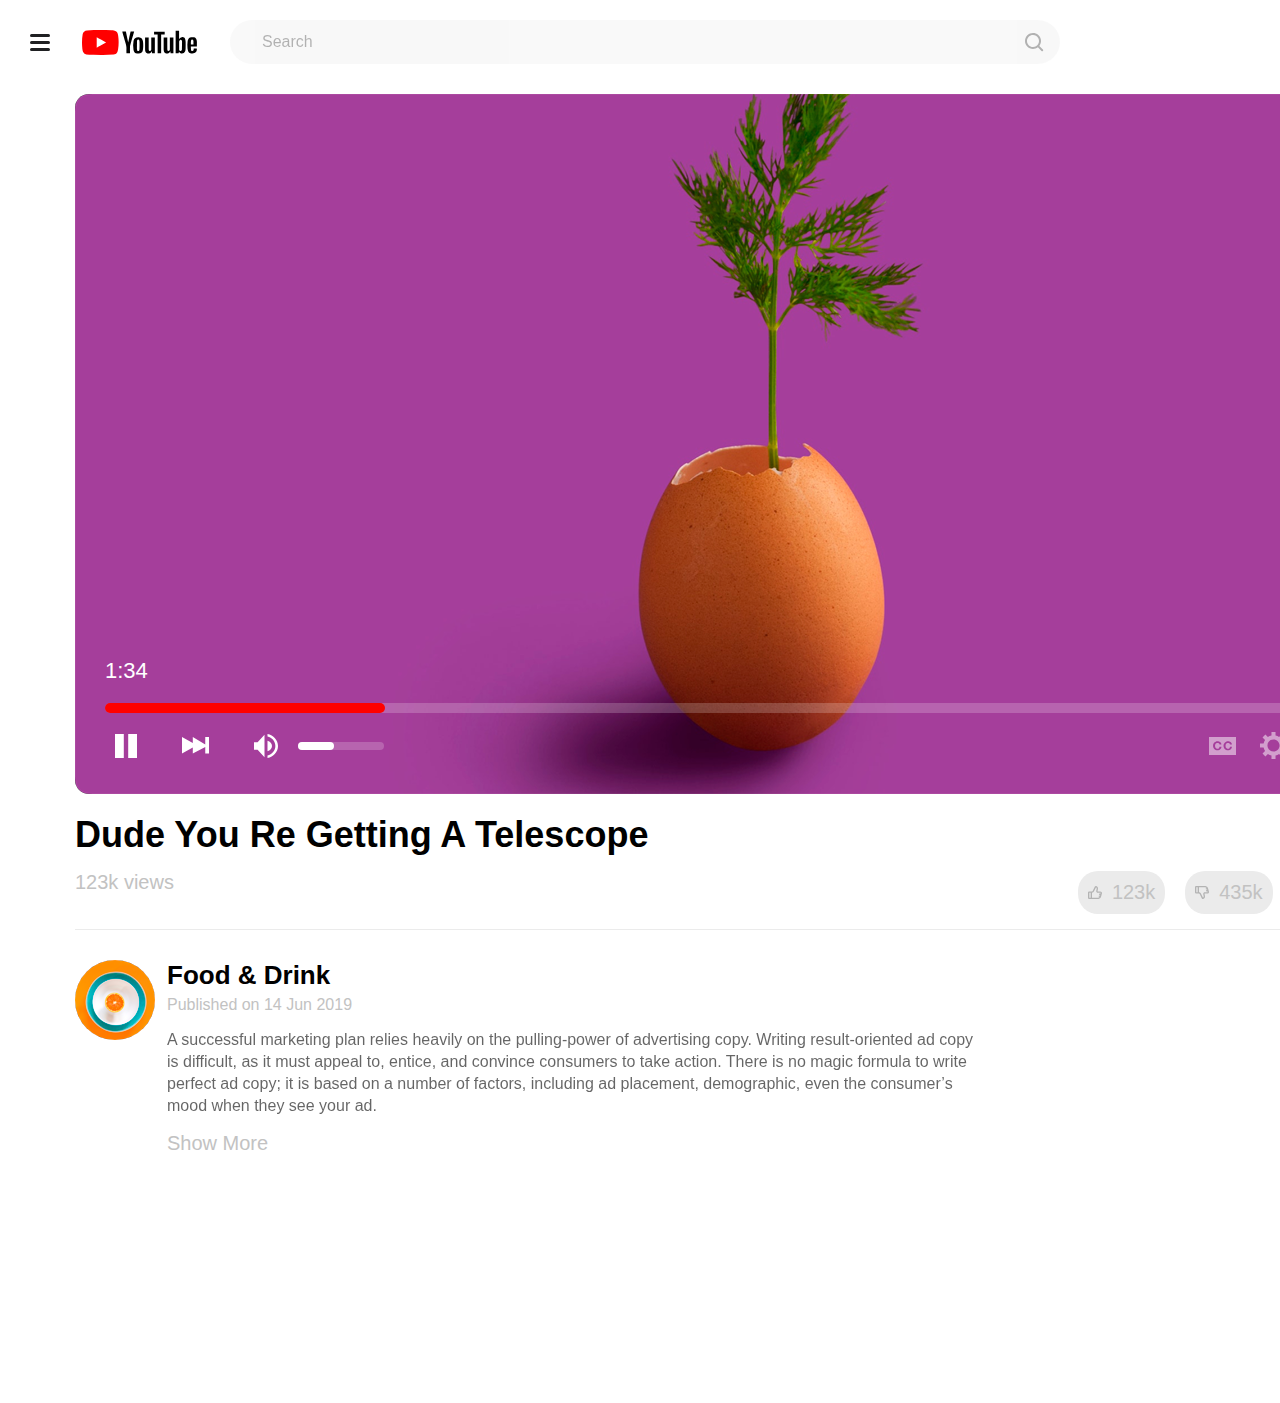
<file: player.html>
<!DOCTYPE html>
<html lang="en">
    <head>
        <meta charset="UTF-8" />
        <meta http-equiv="X-UA-Compatible" content="IE=edge" />
        <meta name="viewport" content="width=device-width, initial-scale=1.0" />
        <link rel="stylesheet" href="./styles/main.css" />
        <title>Player</title>
    </head>
    <body>
        <div class="searchbar-container">
            <ul class="burger">
                <li class="burger-component"></li>
                <li class="burger-component"></li>
                <li class="burger-component"></li>
            </ul>
            <svg
                width="116"
                height="25"
                viewBox="0 0 116 25"
                xmlns="http://www.w3.org/2000/svg"
            >
                <rect
                    x="7.94141"
                    y="3.99878"
                    width="21"
                    height="17"
                    fill="white"
                />
                <path
                    fill-rule="evenodd"
                    clip-rule="evenodd"
                    d="M11.6148 24.8219L19.132 24.9575C19.144 24.9575 19.1679 24.9575 19.1679 24.9752C23.354 25.0518 27.4326 24.8101 31.6068 24.5094C34.9378 24.2794 35.7272 21.8974 36.1398 19.0554C36.6541 15.6238 36.7677 12.1509 36.4986 8.69571C36.4858 8.53257 36.4733 8.36796 36.4608 8.20233C36.2106 4.89591 35.9293 1.17908 31.9656 0.494059C31.1224 0.346653 30.2612 0.216936 29.406 0.193351C21.3088 -0.0660825 13.1398 -0.130941 5.02461 0.423304C2.62056 0.576606 1.06569 1.97991 0.670997 4.3325C-0.0286908 8.52472 -0.172217 12.829 0.198558 17.0566C0.203186 17.1083 0.20781 17.1601 0.212447 17.2122C0.47751 20.1861 0.787238 23.6611 4.35482 24.3797C6.2755 24.7736 8.23105 24.7893 10.1903 24.8051C10.6651 24.8089 11.1401 24.8127 11.6148 24.8219ZM18.6708 15.5219C17.3569 16.2664 16.0401 17.0126 14.7126 17.7641V7.16269C16.1423 7.97128 17.562 8.77616 18.9832 9.58186C20.671 10.5387 22.3607 11.4967 24.0717 12.4634C22.2639 13.4858 20.4702 14.5022 18.6708 15.5219Z"
                    fill="#FF0000"
                />
                <path
                    fill-rule="evenodd"
                    clip-rule="evenodd"
                    d="M96.7243 22.7469L96.7245 22.7464C96.8082 22.4308 96.8946 22.1052 96.9887 21.7264C97.0615 21.8263 97.1196 21.9084 97.1698 21.9795L97.1699 21.9796C97.2353 22.072 97.2874 22.1458 97.3415 22.2158C98.9024 24.2382 102.048 23.8844 103.011 21.5495C103.304 20.8419 103.537 20.0695 103.573 19.3148C103.663 16.8443 103.699 14.3797 103.651 11.9092C103.627 10.9481 103.429 9.9634 103.124 9.04359C102.652 7.56364 101.318 6.88557 99.7575 7.18628C98.7768 7.38675 98.0173 7.90562 97.4312 8.70161C97.3963 8.74668 97.3589 8.79056 97.312 8.84558L97.3119 8.84568C97.2546 8.913 97.1831 8.997 97.0844 9.12024V0.865524H93.6517V23.2417H96.594C96.6372 23.0754 96.6804 22.9125 96.7243 22.7469ZM97.1561 19.6627V15.5707V11.4787C97.1561 10.7889 97.491 10.27 98.0412 9.90444C98.7708 9.42685 99.5124 9.66859 99.7815 10.4882C99.925 10.9422 100.039 11.4257 100.039 11.8915C100.021 14.3974 99.9609 16.8974 99.8951 19.3974C99.8891 19.6627 99.7755 19.928 99.6619 20.1816C99.3927 20.7889 98.8545 21.0424 98.1907 20.8891C97.515 20.7358 97.1561 20.329 97.1561 19.6627ZM87.827 7.50468H91.4211V23.2535H88.6164C88.5242 22.7134 88.432 22.1588 88.3264 21.5237L88.3263 21.5234L88.2934 21.3254C88.169 21.5056 88.0775 21.6433 87.9958 21.7663L87.9958 21.7663L87.9955 21.7668L87.9951 21.7673C87.9514 21.8331 87.9105 21.8947 87.8688 21.9563C86.9359 23.283 85.6143 23.737 84.0534 23.4952C82.7198 23.283 81.9185 22.2688 81.7391 20.6061C81.6853 20.1108 81.6613 19.6096 81.6613 19.1143C81.6534 16.6571 81.656 14.1947 81.6587 11.734V11.7327V11.7314V11.7301V11.7288V11.7275V11.7262V11.7249C81.66 10.4982 81.6613 9.27202 81.6613 8.04713V7.49288H85.2973V8.13557C85.2973 9.02601 85.2966 9.91609 85.2958 10.806C85.2936 13.4752 85.2913 16.1428 85.3093 18.8136C85.3093 19.3207 85.3631 19.8455 85.4528 20.3526C85.5545 20.8714 85.9372 21.0601 86.4515 21.0247C87.2828 20.9599 87.8569 20.3526 87.8569 19.5389V8.20043C87.827 7.97048 87.827 7.75821 87.827 7.50468ZM66.6928 7.49288H63.0807L63.0748 7.91741C63.0748 11.7441 63.0748 15.5884 63.0867 19.4151C63.0867 19.8926 63.1346 20.3643 63.2003 20.8419C63.4395 22.3691 64.223 23.3007 65.5027 23.4893C67.0995 23.7311 68.4091 23.2358 69.342 21.8856C69.4437 21.7264 69.5454 21.5731 69.7248 21.3077C69.7858 21.6603 69.8403 21.9786 69.8914 22.2768L69.8918 22.2789C69.9508 22.6233 70.0052 22.941 70.0597 23.2535H72.8524V7.51647H69.2583V8.22401V19.5035C69.2523 20.3231 68.756 20.8832 67.9367 20.9952C67.3446 21.0719 66.9978 20.8832 66.8602 20.2995C66.7526 19.8042 66.7048 19.2794 66.7048 18.7724C66.6868 16.1238 66.6891 13.472 66.6913 10.8168C66.6921 9.93127 66.6928 9.0454 66.6928 8.15916V7.49288ZM61.2269 15.9009C61.2173 16.3254 61.1924 16.75 61.1675 17.1745C61.1613 17.2806 61.1551 17.3868 61.1491 17.4929C61.1373 17.6299 61.126 17.7719 61.1144 17.9177C60.9911 19.4655 60.8336 21.4431 59.6421 22.5047C58.8108 23.2358 57.7583 23.5011 56.6699 23.5365C56.1855 23.5483 55.6951 23.5483 55.2107 23.4834C52.9203 23.1415 51.8558 22.145 51.4731 19.6627C51.0365 16.7971 51.0007 13.8844 51.5209 11.0188C52.0592 8.05302 53.913 7.0035 56.7955 7.19807C59.4866 7.38675 60.6886 9.12614 61.0056 11.6026C61.179 13.0235 61.2627 14.4622 61.2269 15.9009ZM57.5709 14.4937C57.5689 14.7822 57.567 15.0706 57.567 15.3584C57.567 16.2923 57.5304 17.2261 57.4939 18.158L57.4939 18.1581L57.4939 18.1583L57.4939 18.1584L57.4939 18.1586C57.4772 18.5857 57.4605 19.0125 57.4473 19.4386C57.4473 19.7806 57.3277 20.1285 57.1902 20.4469C57.0168 20.8596 56.7058 21.0896 56.2334 21.0896C55.749 21.0896 55.3782 20.8537 55.2347 20.4233C54.8622 19.3124 54.9023 18.1173 54.9418 16.9389C54.9524 16.6225 54.963 16.3073 54.9656 15.9952C54.9775 14.4151 54.9895 12.829 54.9895 11.2488C54.9895 11.0321 55.0532 10.8101 55.1156 10.5928L55.127 10.553C55.3184 9.93392 55.6892 9.61552 56.2154 9.60373C56.7536 9.59194 57.1842 9.91034 57.3277 10.5766C57.4533 11.1544 57.5311 11.7441 57.555 12.3278C57.5806 13.0482 57.5757 13.7716 57.5709 14.4937ZM46.4532 11.1582L46.4532 11.158L46.4532 11.1579C46.6798 10.0565 46.9036 8.96787 47.1434 7.87614C47.335 6.99163 47.537 6.10712 47.7391 5.22202L47.7391 5.222C47.9722 4.20135 48.2054 3.17992 48.4232 2.1568C48.5248 1.691 48.7162 1.57897 49.1647 1.59076C49.8494 1.61592 50.5431 1.61126 51.2567 1.60647C51.5466 1.60452 51.8397 1.60255 52.1369 1.60255C51.8295 2.71763 51.527 3.78302 51.2297 4.83065L51.2297 4.83071L51.2297 4.83073L51.2296 4.83081L51.1502 5.11081C50.1275 8.68392 49.1049 12.2688 48.0943 15.8537C48.0165 16.1309 47.9806 16.4316 47.9806 16.7264C47.9727 18.0312 47.9753 19.3334 47.978 20.6364V20.6365V20.6365V20.6366C47.9793 21.2884 47.9806 21.9404 47.9806 22.5931V23.2299H44.4702C44.4662 23.1709 44.4609 23.112 44.4556 23.053C44.445 22.9351 44.4343 22.8172 44.4343 22.6993C44.4343 22.3453 44.4252 21.9908 44.4161 21.6364C44.3966 20.8809 44.3771 20.1262 44.4463 19.3797C44.6708 17.079 44.0522 14.94 43.4339 12.802C43.3439 12.4908 43.2539 12.1796 43.1665 11.8679C42.712 10.2464 42.2546 8.62202 41.7971 6.99761C41.3396 5.3732 40.8821 3.74878 40.4276 2.12732C40.4008 2.04149 40.3834 1.95198 40.3649 1.85669C40.3503 1.78177 40.335 1.70329 40.314 1.62024H43.8961C44.6496 5.19925 45.4091 8.77826 46.1985 12.3926C46.2844 11.9788 46.369 11.5677 46.4532 11.1582ZM108.83 16.5023H114.882C114.882 15.7716 114.888 15.0609 114.894 14.3598C114.902 13.5392 114.909 12.7318 114.905 11.9209C114.882 11.2665 114.768 10.6061 114.612 9.9634C114.272 8.59548 113.488 7.55184 112.017 7.29831C111.108 7.14501 110.157 7.10963 109.236 7.19807C107.544 7.36317 106.449 8.34784 105.947 9.95161C105.822 10.3408 105.708 10.724 105.642 11.125C105.271 13.5306 105.337 15.954 105.517 18.3537C105.582 19.3266 105.887 20.2995 106.21 21.2311C106.557 22.2276 107.329 22.8761 108.363 23.1768C109.762 23.5837 111.168 23.5837 112.537 23.053C114.278 22.3867 115.312 20.2287 114.738 18.5483C114.045 18.5193 113.345 18.4816 112.636 18.4433L112.635 18.4432L112.634 18.4432C112.335 18.427 112.033 18.4107 111.73 18.395L111.724 18.4976L111.724 18.498L111.724 18.4985C111.709 18.7781 111.698 18.9975 111.676 19.2028C111.652 19.4622 111.616 19.7158 111.563 19.9693C111.395 20.7476 110.976 21.1014 110.259 21.0896C109.571 21.0837 109.135 20.7476 109.045 19.9634C108.954 19.1492 108.916 18.3288 108.878 17.4845L108.878 17.484L108.878 17.4836C108.863 17.1604 108.848 16.8336 108.83 16.5023ZM111.443 14.4327C111.443 14.1332 111.444 13.8381 111.444 13.5463C111.447 12.6838 111.449 11.85 111.431 11.0129C111.431 10.7476 111.329 10.4705 111.228 10.2169C111.024 9.72166 110.6 9.58604 110.091 9.58604C109.583 9.58604 109.26 9.83958 109.135 10.2936C108.822 11.4063 108.848 12.5386 108.875 13.6778C108.881 13.9331 108.887 14.1887 108.889 14.4445C109.804 14.4327 110.636 14.4327 111.443 14.4327ZM72.069 4.4917H75.6273L75.6333 23.2299H79.1556V4.47401H82.6899V1.64972H72.069V4.4917Z"
                    fill="black"
                />
            </svg>
            <div class="searchbar">
                <p><a href="./index.html">Search</a></p>
                <svg
                    width="19"
                    height="19"
                    viewBox="0 0 19 19"
                    fill="none"
                    xmlns="http://www.w3.org/2000/svg"
                >
                    <path
                        fill-rule="evenodd"
                        clip-rule="evenodd"
                        d="M17.9005 16.4865L14.3205 12.9065L14.3195 12.9055C16.9095 9.569 16.4594 4.79387 13.2916 2.00007C10.1238 -0.793727 5.32983 -0.643497 2.34317 2.34317C-0.643497 5.32983 -0.793727 10.1238 2.00007 13.2916C4.79387 16.4594 9.569 16.9095 12.9055 14.3195L16.4855 17.8995C16.7364 18.1596 17.1081 18.2642 17.4578 18.1729C17.8075 18.0816 18.0808 17.8088 18.1725 17.4592C18.2643 17.1097 18.1603 16.7378 17.9005 16.4865ZM13.1967 11.0005C12.1249 12.8569 10.1441 14.0005 8.00052 14.0005C4.68681 14.0005 2.00052 11.3142 2.00052 8.00052C2.00052 4.68681 4.68681 2.00052 8.00052 2.00052C10.1441 2.00052 12.1249 3.14411 13.1967 5.00052C14.2685 6.85693 14.2685 9.14411 13.1967 11.0005Z"
                        fill="black"
                    />
                </svg>
            </div>
            <div class="options">
                <svg
                    width="27"
                    height="20"
                    viewBox="0 0 27 20"
                    fill="none"
                    xmlns="http://www.w3.org/2000/svg"
                >
                    <path
                        opacity="0.24"
                        fill-rule="evenodd"
                        clip-rule="evenodd"
                        d="M22.2082 2.86766L18.4091 5.68182V2.50266C18.4091 1.11814 17.3104 0 15.955 0H2.4541C1.09644 0 0 1.12048 0 2.50266V17.4973C0 18.8819 1.09874 20 2.4541 20H15.955C17.3126 20 18.4091 18.8795 18.4091 17.4973V14.3182L22.2082 17.1323C22.48 17.3336 22.9801 17.5 23.32 17.5H25.7691C26.456 17.5 27 16.939 27 16.2469V3.75309C27 3.06064 26.4489 2.5 25.7691 2.5H23.32C22.9732 2.5 22.4823 2.66461 22.2082 2.86766ZM2.45455 17.5V2.5H15.9545V17.5H2.45455ZM4.90909 13.75C4.90909 13.0596 5.45956 12.5 6.13996 12.5H12.2691C12.9489 12.5 13.5 13.0548 13.5 13.75C13.5 14.4404 12.9495 15 12.2691 15H6.13996C5.46017 15 4.90909 14.4452 4.90909 13.75ZM23.5108 14.9998L18.424 11.238L18.4243 8.76179L23.5073 4.9966L24.5455 4.99818V14.9988L23.5108 14.9998Z"
                        fill="black"
                    />
                </svg>
                <svg
                    width="21"
                    height="21"
                    viewBox="0 0 21 21"
                    fill="none"
                    xmlns="http://www.w3.org/2000/svg"
                >
                    <path
                        opacity="0.24"
                        fill-rule="evenodd"
                        clip-rule="evenodd"
                        d="M0 2.5C0 3.88071 1.11929 5 2.5 5C3.88071 5 5 3.88071 5 2.5C5 1.11929 3.88071 0 2.5 0C1.11929 0 0 1.11929 0 2.5ZM2.5 13C1.11929 13 0 11.8807 0 10.5C0 9.11929 1.11929 8 2.5 8C3.88071 8 5 9.11929 5 10.5C5 11.8807 3.88071 13 2.5 13ZM2.5 21C1.11929 21 0 19.8807 0 18.5C0 17.1193 1.11929 16 2.5 16C3.88071 16 5 17.1193 5 18.5C5 19.8807 3.88071 21 2.5 21ZM10.5 21C9.11929 21 8 19.8807 8 18.5C8 17.1193 9.11929 16 10.5 16C11.8807 16 13 17.1193 13 18.5C13 19.8807 11.8807 21 10.5 21ZM16 18.5C16 19.8807 17.1193 21 18.5 21C19.8807 21 21 19.8807 21 18.5C21 17.1193 19.8807 16 18.5 16C17.1193 16 16 17.1193 16 18.5ZM10.5 13C9.11929 13 8 11.8807 8 10.5C8 9.11929 9.11929 8 10.5 8C11.8807 8 13 9.11929 13 10.5C13 11.8807 11.8807 13 10.5 13ZM8 2.5C8 3.88071 9.11929 5 10.5 5C11.8807 5 13 3.88071 13 2.5C13 1.11929 11.8807 0 10.5 0C9.11929 0 8 1.11929 8 2.5ZM18.5 13C17.1193 13 16 11.8807 16 10.5C16 9.11929 17.1193 8 18.5 8C19.8807 8 21 9.11929 21 10.5C21 11.8807 19.8807 13 18.5 13ZM16 2.5C16 3.88071 17.1193 5 18.5 5C19.8807 5 21 3.88071 21 2.5C21 1.11929 19.8807 0 18.5 0C17.1193 0 16 1.11929 16 2.5Z"
                        fill="black"
                    />
                </svg>

                <svg
                    width="28"
                    height="33"
                    style="margin-bottom: 7px"
                    viewBox="0 0 28 33"
                    fill="none"
                    xmlns="http://www.w3.org/2000/svg"
                >
                    <path
                        opacity="0.24"
                        fill-rule="evenodd"
                        clip-rule="evenodd"
                        d="M3.66927 29.4545C1.64382 29.4545 0 27.8655 0 25.9091C0 24.6106 0.727122 23.4532 1.83849 22.835C1.83849 22.4764 1.83333 18.2256 1.83333 18.2256C1.83333 14.1418 4.66852 10.7037 8.55556 9.6765V9.36364C8.55556 8.05824 9.64997 7 11 7C12.35 7 13.4444 8.05824 13.4444 9.36364V9.6765C17.3323 10.7034 20.1667 14.1419 20.1667 18.2318V22.8454C21.2793 23.4664 22 24.619 22 25.9091C22 27.8681 20.3586 29.4545 18.3307 29.4545H14.6667C14.6646 31.413 13.0197 33 11 33C8.97496 33 7.33333 31.4143 7.33333 29.4571L3.66927 29.4545ZM9.77778 29.4545C9.77778 30.1083 10.3244 30.6364 11 30.6364C11.6709 30.6364 12.2201 30.1064 12.2222 29.4545H9.77778ZM17.7222 18.2318V23.9427C17.7222 24.2702 17.9922 24.6032 18.3181 24.6847L18.6385 24.7648C19.1733 24.8984 19.5556 25.3689 19.5556 25.9091C19.5556 26.5624 19.0088 27.0909 18.3307 27.0909H3.66927C2.99369 27.0909 2.44444 26.56 2.44444 25.9091C2.44444 25.3666 2.82517 24.8979 3.36026 24.7647L3.69151 24.6823C4.0153 24.6017 4.27778 24.2732 4.27778 23.9426V18.2256C4.27778 14.6364 7.28675 11.7273 11 11.7273C14.7148 11.7273 17.7222 14.6354 17.7222 18.2318Z"
                        fill="black"
                    />
                    <path
                        d="M18 19C22.9706 19 27 14.9706 27 10C27 5.02944 22.9706 1 18 1C13.0294 1 9 5.02944 9 10C9 14.9706 13.0294 19 18 19Z"
                        fill="#FF0000"
                        stroke="white"
                    />
                    <path
                        d="M19.92 9.608C20.424 9.744 20.808 9.992 21.072 10.352C21.344 10.712 21.48 11.156 21.48 11.684C21.48 12.428 21.204 13.016 20.652 13.448C20.108 13.88 19.372 14.096 18.444 14.096C17.868 14.096 17.312 14.008 16.776 13.832C16.248 13.656 15.812 13.412 15.468 13.1L15.996 11.972C16.756 12.564 17.552 12.86 18.384 12.86C18.928 12.86 19.332 12.752 19.596 12.536C19.868 12.32 20.004 11.992 20.004 11.552C20.004 11.12 19.868 10.804 19.596 10.604C19.324 10.396 18.904 10.292 18.336 10.292H17.208V9.056H18.132C19.236 9.056 19.788 8.636 19.788 7.796C19.788 7.404 19.668 7.104 19.428 6.896C19.188 6.688 18.852 6.584 18.42 6.584C17.652 6.584 16.884 6.88 16.116 7.472L15.6 6.344C15.944 6.04 16.376 5.8 16.896 5.624C17.424 5.44 17.964 5.348 18.516 5.348C19.356 5.348 20.024 5.556 20.52 5.972C21.024 6.38 21.276 6.928 21.276 7.616C21.268 8.088 21.144 8.5 20.904 8.852C20.672 9.196 20.344 9.448 19.92 9.608Z"
                        fill="white"
                    />
                </svg>
                <div class="mobile-search">
                    <svg
                        width="19"
                        height="19"
                        viewBox="0 0 19 19"
                        fill="none"
                        xmlns="http://www.w3.org/2000/svg"
                    >
                        <path
                            fill-rule="evenodd"
                            clip-rule="evenodd"
                            d="M17.9005 16.4865L14.3205 12.9065L14.3195 12.9055C16.9095 9.569 16.4594 4.79387 13.2916 2.00007C10.1238 -0.793727 5.32983 -0.643497 2.34317 2.34317C-0.643497 5.32983 -0.793727 10.1238 2.00007 13.2916C4.79387 16.4594 9.569 16.9095 12.9055 14.3195L16.4855 17.8995C16.7364 18.1596 17.1081 18.2642 17.4578 18.1729C17.8075 18.0816 18.0808 17.8088 18.1725 17.4592C18.2643 17.1097 18.1603 16.7378 17.9005 16.4865ZM13.1967 11.0005C12.1249 12.8569 10.1441 14.0005 8.00052 14.0005C4.68681 14.0005 2.00052 11.3142 2.00052 8.00052C2.00052 4.68681 4.68681 2.00052 8.00052 2.00052C10.1441 2.00052 12.1249 3.14411 13.1967 5.00052C14.2685 6.85693 14.2685 9.14411 13.1967 11.0005Z"
                            fill="black"
                        />
                    </svg>
                </div>
                <div class="mobile-options">
                    <svg
                        width="5"
                        height="19"
                        viewBox="0 0 5 19"
                        fill="none"
                        xmlns="http://www.w3.org/2000/svg"
                    >
                        <path
                            fill-rule="evenodd"
                            clip-rule="evenodd"
                            d="M2.5 0C3.88071 0 5 1.11929 5 2.5C5 3.88071 3.88071 5 2.5 5C1.11929 5 0 3.88071 0 2.5C0 1.11929 1.11929 0 2.5 0ZM5 9.5C5 8.11929 3.88071 7 2.5 7C1.11929 7 0 8.11929 0 9.5C0 10.8807 1.11929 12 2.5 12C3.88071 12 5 10.8807 5 9.5ZM5 16.5C5 15.1193 3.88071 14 2.5 14C1.11929 14 0 15.1193 0 16.5C0 17.8807 1.11929 19 2.5 19C3.88071 19 5 17.8807 5 16.5Z"
                            fill="black"
                        />
                    </svg>
                </div>
                <img
                    src="./assets/img/user-avatar.png"
                    alt="user"
                    class="userpic pc-only"
                />
            </div>
        </div>
        <div class="player-container">
            <div class="player">
                <div class="video pc-only">
                    <div class="player-nav">
                        <div class="time">
                            <span>1:34</span> <span>19:00</span>
                        </div>
                        <div class="loader">
                            <svg
                                width="1297"
                                height="10"
                                viewBox="0 0 1297 10"
                                fill="none"
                                xmlns="http://www.w3.org/2000/svg"
                            >
                                <rect
                                    width="1297"
                                    height="10"
                                    rx="5"
                                    fill="white"
                                    fill-opacity="0.2"
                                />
                                <rect
                                    width="280"
                                    height="10"
                                    rx="5"
                                    fill="#FF0000"
                                />
                            </svg>
                        </div>
                        <div class="buttons">
                            <div class="buttons__left">
                                <svg
                                    width="22"
                                    height="24"
                                    viewBox="0 0 22 24"
                                    fill="none"
                                    xmlns="http://www.w3.org/2000/svg"
                                >
                                    <path
                                        fill-rule="evenodd"
                                        clip-rule="evenodd"
                                        d="M8.8 0H0V24H8.8V0ZM22 0H13.2V24H22V0Z"
                                        fill="white"
                                    />
                                </svg>
                                <svg
                                    width="27"
                                    height="17"
                                    viewBox="0 0 27 17"
                                    fill="none"
                                    xmlns="http://www.w3.org/2000/svg"
                                >
                                    <path
                                        fill-rule="evenodd"
                                        clip-rule="evenodd"
                                        d="M10.8 0V5.985L0 0V16.5L10.8 10.5V16.5L23.25 9.9V16.5H27V0H23.25V7.425L10.8 0Z"
                                        fill="white"
                                    />
                                </svg>
                                <svg
                                    width="130"
                                    height="24"
                                    viewBox="0 0 130 24"
                                    fill="none"
                                    xmlns="http://www.w3.org/2000/svg"
                                >
                                    <path
                                        fill-rule="evenodd"
                                        clip-rule="evenodd"
                                        d="M21.36 12C21.36 16.725 18.015 20.37 13.5 21.465V24C19.485 22.86 24 17.91 24 12C24 6.075 19.485 1.125 13.5 0V2.52C18.015 3.615 21.36 7.26 21.36 12ZM10.5 23.25L3.6 15.66H0V8.31H3.585L10.5 0.72V23.25ZM18 11.985C18 9.6 16.11 7.575 13.5 6.81V17.16C16.11 16.395 18 14.385 18 11.985Z"
                                        fill="white"
                                    />
                                    <rect
                                        x="44"
                                        y="8"
                                        width="86"
                                        height="8"
                                        rx="4"
                                        fill="white"
                                        fill-opacity="0.2"
                                    />
                                    <rect
                                        x="44"
                                        y="8"
                                        width="36"
                                        height="8"
                                        rx="4"
                                        fill="white"
                                    />
                                </svg>
                            </div>
                            <div class="buttons__right">
                                <svg
                                    width="27"
                                    height="18"
                                    viewBox="0 0 27 18"
                                    fill="none"
                                    xmlns="http://www.w3.org/2000/svg"
                                >
                                    <path
                                        opacity="0.5"
                                        fill-rule="evenodd"
                                        clip-rule="evenodd"
                                        d="M0 18H27V0H0V18ZM12.075 11.25C11.865 11.685 11.58 12.06 11.235 12.36C10.89 12.66 10.485 12.9 10.035 13.05C9.57 13.215 9.06 13.29 8.505 13.29C7.815 13.29 7.185 13.185 6.645 12.96C6.09 12.72 5.625 12.405 5.25 12.015C4.86 11.61 4.575 11.13 4.365 10.59C4.17 10.05 4.065 9.465 4.065 8.835C4.065 8.205 4.17 7.605 4.365 7.05C4.575 6.51 4.86 6.03 5.25 5.61C5.625 5.205 6.09 4.89 6.645 4.65C7.185 4.425 7.815 4.305 8.505 4.305C9 4.305 9.465 4.365 9.915 4.515C10.35 4.65 10.74 4.845 11.1 5.1C11.445 5.37 11.73 5.685 11.955 6.075C12.195 6.465 12.33 6.9 12.39 7.395H10.47C10.44 7.185 10.365 6.99 10.245 6.81C10.125 6.615 9.975 6.465 9.795 6.33C9.63 6.195 9.42 6.09 9.21 6.015C8.97 5.925 8.745 5.895 8.505 5.895C8.055 5.895 7.68 5.97 7.365 6.135C7.05 6.3 6.795 6.525 6.6 6.81C6.405 7.08 6.27 7.395 6.18 7.755C6.09 8.1 6.045 8.46 6.045 8.835C6.045 9.21 6.09 9.555 6.18 9.9C6.27 10.23 6.405 10.545 6.6 10.815C6.795 11.085 7.05 11.31 7.365 11.475C7.68 11.64 8.055 11.715 8.505 11.715C9.105 11.715 9.585 11.55 9.915 11.19C10.26 10.83 10.47 10.365 10.545 9.795H12.465C12.42 10.335 12.285 10.815 12.075 11.25ZM22.56 11.265C22.35 11.7 22.08 12.06 21.735 12.36C21.39 12.675 20.985 12.9 20.52 13.065C20.055 13.23 19.545 13.305 18.99 13.305C18.3 13.305 17.685 13.2 17.13 12.96C16.575 12.735 16.11 12.42 15.735 12.015C15.36 11.625 15.06 11.145 14.865 10.605C14.655 10.065 14.55 9.48 14.55 8.85C14.55 8.205 14.655 7.62 14.865 7.065C15.06 6.51 15.36 6.03 15.735 5.625C16.11 5.22 16.575 4.89 17.13 4.665C17.685 4.425 18.3 4.32 18.99 4.32C19.485 4.32 19.95 4.38 20.4 4.515C20.835 4.65 21.24 4.86 21.585 5.115C21.93 5.37 22.23 5.7 22.455 6.09C22.68 6.465 22.815 6.915 22.875 7.41H20.955C20.925 7.185 20.85 6.99 20.73 6.81C20.61 6.63 20.475 6.48 20.295 6.33C20.115 6.195 19.905 6.09 19.695 6.015C19.47 5.94 19.23 5.91 18.99 5.91C18.54 5.91 18.165 5.985 17.85 6.15C17.55 6.315 17.295 6.54 17.1 6.81C16.905 7.095 16.755 7.41 16.665 7.755C16.59 8.115 16.545 8.475 16.545 8.85C16.545 9.21 16.59 9.57 16.665 9.9C16.755 10.245 16.905 10.56 17.1 10.83C17.295 11.1 17.55 11.325 17.85 11.49C18.165 11.64 18.54 11.73 18.99 11.73C19.59 11.73 20.07 11.55 20.415 11.205C20.76 10.845 20.955 10.38 21.03 9.81H22.95C22.905 10.335 22.77 10.83 22.56 11.265Z"
                                        fill="white"
                                    />
                                </svg>
                                <svg
                                    width="27"
                                    height="27"
                                    viewBox="0 0 27 27"
                                    fill="none"
                                    xmlns="http://www.w3.org/2000/svg"
                                >
                                    <path
                                        opacity="0.5"
                                        fill-rule="evenodd"
                                        clip-rule="evenodd"
                                        d="M27 15.525V11.475H23.415C23.16 10.185 22.65 8.985 21.945 7.92L24.465 5.4L21.6 2.535L19.08 5.055C18.015 4.35 16.815 3.84 15.525 3.57V0H11.475V3.57C10.17 3.84 8.97 4.35 7.905 5.055L5.385 2.535L2.52 5.4L5.04 7.92C4.335 8.985 3.825 10.185 3.57 11.475H0V15.525H3.57C3.84 16.815 4.35 18.015 5.055 19.08L2.52 21.615L5.385 24.48L7.92 21.945C8.985 22.65 10.185 23.16 11.475 23.415V27H15.525V23.415C16.815 23.16 18 22.65 19.065 21.945L21.6 24.48L24.465 21.615L21.93 19.08C22.635 18.015 23.145 16.815 23.415 15.525H27ZM13.5 19.575C10.14 19.575 7.425 16.845 7.425 13.5C7.425 10.14 10.14 7.425 13.5 7.425C16.845 7.425 19.575 10.14 19.575 13.5C19.575 16.845 16.845 19.575 13.5 19.575Z"
                                        fill="white"
                                    />
                                </svg>
                                <svg
                                    width="30"
                                    height="21"
                                    viewBox="0 0 30 21"
                                    fill="none"
                                    xmlns="http://www.w3.org/2000/svg"
                                >
                                    <path
                                        opacity="0.5"
                                        fill-rule="evenodd"
                                        clip-rule="evenodd"
                                        d="M0 0H30V21H0V0ZM4.5 16.5H25.5V4.5H4.5V16.5Z"
                                        fill="white"
                                    />
                                </svg>
                                <svg
                                    width="33"
                                    height="24"
                                    viewBox="0 0 33 24"
                                    fill="none"
                                    xmlns="http://www.w3.org/2000/svg"
                                >
                                    <path
                                        opacity="0.5"
                                        fill-rule="evenodd"
                                        clip-rule="evenodd"
                                        d="M0 9H4.5V4.5H9V0H0V9ZM24 0V4.5H28.5V9H33V0H24ZM24 19.5V24H33V15H28.5V19.5H24ZM4.5 15H0V24H9V19.5H4.5V15Z"
                                        fill="white"
                                    />
                                </svg>
                            </div>
                        </div>
                    </div>
                </div>
                <div class="mob-wrapper">
                    <div class="mob-only mob-video">
                        <svg
                            width="308"
                            height="30"
                            viewBox="0 0 308 30"
                            fill="none"
                            xmlns="http://www.w3.org/2000/svg"
                        >
                            <rect
                                opacity="0.6"
                                width="308"
                                height="30"
                                rx="10"
                                fill="#3D3D3D"
                            />
                            <path
                                d="M46.85 18.63V12.36L47.32 12.6L45.39 13.83V13.04L47.21 11.88H47.68V18.63H46.85ZM45.28 19V18.31H49.25V19H45.28ZM50.6361 17.97H51.6661V19H50.6361V17.97ZM50.6361 14.08H51.6661V15.12H50.6361V14.08ZM55.2405 19.07C54.7805 19.07 54.3372 18.9933 53.9105 18.84C53.4905 18.6867 53.1339 18.47 52.8405 18.19L53.1605 17.56C53.4805 17.8333 53.8105 18.04 54.1505 18.18C54.4905 18.3133 54.8472 18.38 55.2205 18.38C55.7272 18.38 56.1105 18.2667 56.3705 18.04C56.6372 17.8133 56.7705 17.48 56.7705 17.04C56.7705 16.6 56.6339 16.2733 56.3605 16.06C56.0872 15.84 55.6772 15.73 55.1305 15.73H54.3105V15.04H54.9705C55.4972 15.04 55.9005 14.9233 56.1805 14.69C56.4605 14.4567 56.6005 14.1233 56.6005 13.69C56.6005 13.3033 56.4839 13.0067 56.2505 12.8C56.0239 12.5933 55.7005 12.49 55.2805 12.49C54.9272 12.49 54.5839 12.56 54.2505 12.7C53.9172 12.8333 53.5872 13.0367 53.2605 13.31L52.9505 12.68C53.2372 12.4067 53.5905 12.1933 54.0105 12.04C54.4305 11.88 54.8639 11.8 55.3105 11.8C55.7372 11.8 56.1105 11.8767 56.4305 12.03C56.7505 12.1767 56.9939 12.3867 57.1605 12.66C57.3339 12.9333 57.4205 13.2567 57.4205 13.63C57.4205 14.07 57.3039 14.4467 57.0705 14.76C56.8439 15.0667 56.5305 15.2767 56.1305 15.39L56.1005 15.29C56.5805 15.39 56.9472 15.5933 57.2005 15.9C57.4539 16.2067 57.5805 16.5967 57.5805 17.07C57.5805 17.69 57.3705 18.18 56.9505 18.54C56.5305 18.8933 55.9605 19.07 55.2405 19.07ZM62.0766 19V12.91H62.3266L59.3666 17.18L59.3766 16.77H63.9766V17.45H58.7966V16.83L62.2266 11.88H62.8966V19H62.0766Z"
                                fill="white"
                            />
                            <path
                                d="M233.73 16.65V15.98H236.56V16.65H233.73ZM240.137 18.63V12.36L240.607 12.6L238.677 13.83V13.04L240.497 11.88H240.967V18.63H240.137ZM238.567 19V18.31H242.537V19H238.567ZM246.283 19.08C245.47 19.08 244.85 18.7733 244.423 18.16C244.003 17.54 243.793 16.6333 243.793 15.44C243.793 14.2467 244.003 13.3433 244.423 12.73C244.843 12.11 245.463 11.8 246.283 11.8C247.103 11.8 247.723 12.11 248.143 12.73C248.563 13.3433 248.773 14.2433 248.773 15.43C248.773 16.6233 248.56 17.53 248.133 18.15C247.713 18.77 247.097 19.08 246.283 19.08ZM246.283 18.39C246.85 18.39 247.267 18.15 247.533 17.67C247.807 17.19 247.943 16.4433 247.943 15.43C247.943 14.4167 247.807 13.6767 247.533 13.21C247.267 12.7367 246.85 12.5 246.283 12.5C245.717 12.5 245.297 12.7367 245.023 13.21C244.757 13.6833 244.623 14.4233 244.623 15.43C244.623 16.4433 244.757 17.19 245.023 17.67C245.297 18.15 245.717 18.39 246.283 18.39ZM249.919 17.97H250.949V19H249.919V17.97ZM249.919 14.08H250.949V15.12H249.919V14.08ZM254.594 19.08C253.78 19.08 253.16 18.7733 252.734 18.16C252.314 17.54 252.104 16.6333 252.104 15.44C252.104 14.2467 252.314 13.3433 252.734 12.73C253.154 12.11 253.774 11.8 254.594 11.8C255.414 11.8 256.034 12.11 256.454 12.73C256.874 13.3433 257.084 14.2433 257.084 15.43C257.084 16.6233 256.87 17.53 256.444 18.15C256.024 18.77 255.407 19.08 254.594 19.08ZM254.594 18.39C255.16 18.39 255.577 18.15 255.844 17.67C256.117 17.19 256.254 16.4433 256.254 15.43C256.254 14.4167 256.117 13.6767 255.844 13.21C255.577 12.7367 255.16 12.5 254.594 12.5C254.027 12.5 253.607 12.7367 253.334 13.21C253.067 13.6833 252.934 14.4233 252.934 15.43C252.934 16.4433 253.067 17.19 253.334 17.67C253.607 18.15 254.027 18.39 254.594 18.39ZM260.59 19.08C259.777 19.08 259.157 18.7733 258.73 18.16C258.31 17.54 258.1 16.6333 258.1 15.44C258.1 14.2467 258.31 13.3433 258.73 12.73C259.15 12.11 259.77 11.8 260.59 11.8C261.41 11.8 262.03 12.11 262.45 12.73C262.87 13.3433 263.08 14.2433 263.08 15.43C263.08 16.6233 262.867 17.53 262.44 18.15C262.02 18.77 261.403 19.08 260.59 19.08ZM260.59 18.39C261.157 18.39 261.573 18.15 261.84 17.67C262.113 17.19 262.25 16.4433 262.25 15.43C262.25 14.4167 262.113 13.6767 261.84 13.21C261.573 12.7367 261.157 12.5 260.59 12.5C260.023 12.5 259.603 12.7367 259.33 13.21C259.063 13.6833 258.93 14.4233 258.93 15.43C258.93 16.4433 259.063 17.19 259.33 17.67C259.603 18.15 260.023 18.39 260.59 18.39Z"
                                fill="white"
                            />
                            <path
                                fill-rule="evenodd"
                                clip-rule="evenodd"
                                d="M19 9C18.4477 9 18 9.44772 18 10V20C18 20.5523 18.4477 21 19 21H21.8C22.3523 21 22.8 20.5523 22.8 20V10C22.8 9.44772 22.3523 9 21.8 9H19ZM26.2 9C25.6477 9 25.2 9.44772 25.2 10V20C25.2 20.5523 25.6477 21 26.2 21H29C29.5523 21 30 20.5523 30 20V10C30 9.44772 29.5523 9 29 9H26.2Z"
                                fill="white"
                            />
                            <rect
                                x="71"
                                y="13"
                                width="156"
                                height="5"
                                rx="2.5"
                                fill="white"
                                fill-opacity="0.2"
                            />
                            <rect
                                x="71"
                                y="13"
                                width="58.8506"
                                height="5"
                                rx="2.5"
                                fill="#FF0000"
                            />
                            <path
                                fill-rule="evenodd"
                                clip-rule="evenodd"
                                d="M288.68 15C288.68 17.3625 287.007 19.185 284.75 19.7325V21C287.743 20.43 290 17.955 290 15C290 12.0375 287.743 9.5625 284.75 9V10.26C287.007 10.8075 288.68 12.63 288.68 15ZM283.25 20.625L279.8 16.83H278V13.155H279.793L283.25 9.36V20.625ZM287 14.9925C287 13.8 286.055 12.7875 284.75 12.405V17.58C286.055 17.1975 287 16.1925 287 14.9925Z"
                                fill="white"
                            />
                        </svg>
                    </div>
                </div>

                <div class="player-caption">
                    <h2>Dude You Re Getting A Telescope</h2>
                    <div>
                        <span>123k views</span>
                        <div class="caption-buttons">
                            <button class="button-item">
                                <svg
                                    width="14"
                                    height="13"
                                    viewBox="0 0 14 13"
                                    fill="none"
                                    xmlns="http://www.w3.org/2000/svg"
                                >
                                    <path
                                        opacity="0.24"
                                        fill-rule="evenodd"
                                        clip-rule="evenodd"
                                        d="M0 11.7329C0 12.4323 0.596816 12.998 1.33303 12.998C1.33303 12.998 8.04913 13.0025 9.00292 12.998C11.0812 13.0194 12.3926 12.4547 12.9582 10.9982C13.11 10.6258 13.9501 7.41689 13.9574 7.38101C14.1966 6.31709 13.4012 5.38783 12.2412 5.38783L9.83527 5.38768C9.64957 5.38767 9.5284 5.24849 9.5647 5.07611C9.5647 5.07611 9.74339 4.23206 9.78223 4.02284C9.92755 3.23995 10.0069 2.62439 9.99953 2.2066C10.012 1.54647 9.63906 0.992714 9.04973 0.55583C8.73233 0.320535 8.24694 0.101358 8.24694 0.101358C7.74148 -0.141148 7.13599 0.0682933 6.90137 0.550712C6.90137 0.550712 4.98706 4.51167 4.82791 4.81413C4.66876 5.11658 4.25203 5.38803 3.88249 5.38803H1.33303C0.597467 5.38803 0 5.95447 0 6.65321V11.7329ZM9.01732 11.7298C10.4976 11.745 11.231 11.4606 11.6047 10.7784H11.3349C10.9656 10.7784 10.6663 10.497 10.6663 10.1443C10.6663 9.79404 10.9618 9.51011 11.3349 9.51011H12.0027C12.0577 9.30901 12.1167 9.09296 12.1758 8.87595H11.6682C11.2989 8.87595 10.9996 8.59446 10.9996 8.24178C10.9996 7.89154 11.2951 7.60761 11.6682 7.60761H12.5203C12.5978 7.32142 12.6492 7.1312 12.6517 7.12138C12.715 6.84298 12.5544 6.65617 12.2411 6.65617L9.83518 6.65602C8.81064 6.65595 8.05528 5.78677 8.25766 4.82571C8.26457 4.79306 8.45663 3.87033 8.46926 3.80229C8.60705 3.05999 8.67174 2.52963 8.66643 2.22779L8.66646 2.18372C8.67005 1.99438 8.54896 1.79258 8.23018 1.55626C8.19435 1.5297 7.95995 1.39474 7.95995 1.39474L6.03797 5.34669C5.68177 6.07909 4.84873 6.60806 3.99985 6.65323V11.7323C6.11497 11.7318 8.75851 11.7309 9.01732 11.7298ZM2.66657 6.65636H1.33303L1.33328 11.7329L2.66657 11.7326V6.65636Z"
                                        fill="black"
                                    />
                                </svg>
                                <span>123k</span>
                            </button>
                            <button class="button-item">
                                <svg
                                    width="14"
                                    height="13"
                                    viewBox="0 0 14 13"
                                    fill="none"
                                    xmlns="http://www.w3.org/2000/svg"
                                >
                                    <path
                                        opacity="0.24"
                                        fill-rule="evenodd"
                                        clip-rule="evenodd"
                                        d="M0 1.26715C0 0.567738 0.596816 0.00196838 1.33303 0.00196838C1.33303 0.00196838 8.04913 -0.0024662 9.00292 0.00197601C11.0812 -0.019372 12.3926 0.545282 12.9582 2.00179C13.11 2.37423 13.9501 5.58311 13.9574 5.61899C14.1966 6.68291 13.4012 7.61217 12.2412 7.61217L9.83527 7.61232C9.64957 7.61233 9.5284 7.75151 9.5647 7.92389C9.5647 7.92389 9.74339 8.76794 9.78223 8.97716C9.92755 9.76005 10.0069 10.3756 9.99953 10.7934C10.012 11.4535 9.63906 12.0073 9.04973 12.4442C8.73233 12.6795 8.24694 12.8986 8.24694 12.8986C7.74148 13.1411 7.13599 12.9317 6.90137 12.4493C6.90137 12.4493 4.98706 8.48833 4.82791 8.18587C4.66876 7.88342 4.25203 7.61197 3.88249 7.61197H1.33303C0.597467 7.61197 0 7.04553 0 6.34679V1.26715ZM9.01732 1.27024C10.4976 1.25503 11.231 1.53944 11.6047 2.22155H11.3349C10.9656 2.22155 10.6663 2.50304 10.6663 2.85572C10.6663 3.20596 10.9618 3.48989 11.3349 3.48989H12.0027C12.0577 3.69099 12.1167 3.90704 12.1758 4.12405H11.6682C11.2989 4.12405 10.9996 4.40554 10.9996 4.75822C10.9996 5.10846 11.2951 5.39239 11.6682 5.39239H12.5203C12.5978 5.67858 12.6492 5.8688 12.6517 5.87862C12.715 6.15702 12.5544 6.34383 12.2411 6.34383L9.83518 6.34398C8.81064 6.34405 8.05528 7.21323 8.25766 8.17429C8.26457 8.20694 8.45663 9.12967 8.46926 9.19771C8.60705 9.94001 8.67174 10.4704 8.66643 10.7722L8.66646 10.8163C8.67005 11.0056 8.54896 11.2074 8.23018 11.4437C8.19435 11.4703 7.95995 11.6053 7.95995 11.6053L6.03797 7.65331C5.68177 6.92091 4.84873 6.39194 3.99985 6.34677V1.26772C6.11497 1.26825 8.75851 1.26912 9.01732 1.27024ZM2.66657 6.34364H1.33303L1.33328 1.26715L2.66657 1.26741V6.34364Z"
                                        fill="black"
                                    />
                                </svg>
                                <span>435k</span>
                            </button>
                            <button class="button-item">
                                <svg
                                    width="14"
                                    height="12"
                                    viewBox="0 0 14 12"
                                    fill="none"
                                    xmlns="http://www.w3.org/2000/svg"
                                >
                                    <path
                                        opacity="0.24"
                                        d="M8.55556 0L14 5.6L8.55556 11.2V7.92C4.66667 7.92 1.94444 9.2 0 12C0.777778 8 3.11111 4 8.55556 3.2V0Z"
                                        fill="black"
                                    />
                                </svg>
                                <span>Share</span>
                            </button>
                            <svg
                                width="28"
                                height="6"
                                viewBox="0 0 28 6"
                                fill="none"
                                xmlns="http://www.w3.org/2000/svg"
                            >
                                <path
                                    fill-rule="evenodd"
                                    clip-rule="evenodd"
                                    d="M3 6C4.65685 6 6 4.65685 6 3C6 1.34315 4.65685 0 3 0C1.34315 0 0 1.34315 0 3C0 4.65685 1.34315 6 3 6ZM14 6C15.6569 6 17 4.65685 17 3C17 1.34315 15.6569 0 14 0C12.3431 0 11 1.34315 11 3C11 4.65685 12.3431 6 14 6ZM28 3C28 4.65685 26.6569 6 25 6C23.3431 6 22 4.65685 22 3C22 1.34315 23.3431 0 25 0C26.6569 0 28 1.34315 28 3Z"
                                    fill="black"
                                />
                            </svg>
                        </div>
                    </div>
                </div>
                <div class="description-container pc-only">
                    <img src="./assets/img/food-big.png" />
                    <div class="description">
                        <h2>Food & Drink</h2>
                        <span>Published on 14 Jun 2019</span>
                        <p>
                            A successful marketing plan relies heavily on the
                            pulling-power of advertising copy. Writing
                            result-oriented ad copy is difficult, as it must
                            appeal to, entice, and convince consumers to take
                            action. There is no magic formula to write perfect
                            ad copy; it is based on a number of factors,
                            including ad placement, demographic, even the
                            consumer’s mood when they see your ad.
                        </p>
                        <span>Show More</span>
                    </div>
                    <div class="sub-btn">Subscribe 2.3m</div>
                </div>
            </div>
            <div class="next-videos">
                <div class="next-video__header">
                    <h1>Next</h1>
                    <div>
                        <span>AUTOPLAY</span
                        ><svg
                            width="44"
                            height="28"
                            viewBox="0 0 44 28"
                            fill="none"
                            xmlns="http://www.w3.org/2000/svg"
                        >
                            <rect
                                opacity="0.3"
                                width="44"
                                height="28"
                                rx="14"
                                fill="#EBEBEB"
                            />
                            <g filter="url(#filter0_dd_0_585)">
                                <path
                                    fill-rule="evenodd"
                                    clip-rule="evenodd"
                                    d="M30 26C36.6274 26 42 20.6274 42 14C42 7.37258 36.6274 2 30 2C23.3726 2 18 7.37258 18 14C18 20.6274 23.3726 26 30 26Z"
                                    fill="#2196F3"
                                />
                                <path
                                    d="M41.7 14C41.7 20.4617 36.4617 25.7 30 25.7C23.5383 25.7 18.3 20.4617 18.3 14C18.3 7.53827 23.5383 2.3 30 2.3C36.4617 2.3 41.7 7.53827 41.7 14Z"
                                    stroke="url(#paint0_linear_0_585)"
                                    stroke-width="0.6"
                                />
                                <path
                                    d="M41.7 14C41.7 20.4617 36.4617 25.7 30 25.7C23.5383 25.7 18.3 20.4617 18.3 14C18.3 7.53827 23.5383 2.3 30 2.3C36.4617 2.3 41.7 7.53827 41.7 14Z"
                                    stroke="url(#paint1_linear_0_585)"
                                    stroke-width="0.6"
                                />
                            </g>
                            <defs>
                                <filter
                                    id="filter0_dd_0_585"
                                    x="17"
                                    y="1"
                                    width="26"
                                    height="27"
                                    filterUnits="userSpaceOnUse"
                                    color-interpolation-filters="sRGB"
                                >
                                    <feFlood
                                        flood-opacity="0"
                                        result="BackgroundImageFix"
                                    />
                                    <feColorMatrix
                                        in="SourceAlpha"
                                        type="matrix"
                                        values="0 0 0 0 0 0 0 0 0 0 0 0 0 0 0 0 0 0 127 0"
                                        result="hardAlpha"
                                    />
                                    <feOffset dy="1" />
                                    <feGaussianBlur stdDeviation="0.5" />
                                    <feColorMatrix
                                        type="matrix"
                                        values="0 0 0 0 0 0 0 0 0 0 0 0 0 0 0 0 0 0 0.237602 0"
                                    />
                                    <feBlend
                                        mode="normal"
                                        in2="BackgroundImageFix"
                                        result="effect1_dropShadow_0_585"
                                    />
                                    <feColorMatrix
                                        in="SourceAlpha"
                                        type="matrix"
                                        values="0 0 0 0 0 0 0 0 0 0 0 0 0 0 0 0 0 0 127 0"
                                        result="hardAlpha"
                                    />
                                    <feOffset />
                                    <feGaussianBlur stdDeviation="0.5" />
                                    <feColorMatrix
                                        type="matrix"
                                        values="0 0 0 0 0 0 0 0 0 0 0 0 0 0 0 0 0 0 0.12 0"
                                    />
                                    <feBlend
                                        mode="normal"
                                        in2="effect1_dropShadow_0_585"
                                        result="effect2_dropShadow_0_585"
                                    />
                                    <feBlend
                                        mode="normal"
                                        in="SourceGraphic"
                                        in2="effect2_dropShadow_0_585"
                                        result="shape"
                                    />
                                </filter>
                                <linearGradient
                                    id="paint0_linear_0_585"
                                    x1="18.1174"
                                    y1="2"
                                    x2="18.1174"
                                    y2="25.7651"
                                    gradientUnits="userSpaceOnUse"
                                >
                                    <stop stop-opacity="0.01" />
                                    <stop offset="0.8" stop-opacity="0.02" />
                                    <stop offset="1" stop-opacity="0.04" />
                                </linearGradient>
                                <linearGradient
                                    id="paint1_linear_0_585"
                                    x1="18"
                                    y1="2"
                                    x2="18"
                                    y2="26"
                                    gradientUnits="userSpaceOnUse"
                                >
                                    <stop
                                        stop-color="white"
                                        stop-opacity="0.12"
                                    />
                                    <stop
                                        offset="0.2"
                                        stop-color="white"
                                        stop-opacity="0.06"
                                    />
                                    <stop
                                        offset="1"
                                        stop-color="white"
                                        stop-opacity="0.01"
                                    />
                                </linearGradient>
                            </defs>
                        </svg>
                    </div>
                </div>
                <div class="next-item">
                    <img src="./assets/img/next-video-1.png" alt="video1" />
                    <h3>Baby Monitor Yechnology</h3>

                    <div class="item-caption">
                        <span>123k views</span>
                        <span>Dollie Blair</span>
                    </div>
                </div>
                <div class="next-item">
                    <img src="./assets/img/next-video-2.png" alt="video1" />
                    <h3>A Good Autoresponder</h3>

                    <div class="item-caption">
                        <span>123k views</span>
                        <span>Dollie Blair</span>
                    </div>
                </div>
                <div class="next-item">
                    <img src="./assets/img/next-video-3.png" alt="video1" />
                    <h3>Baby Monitor Yechnology</h3>

                    <div class="item-caption">
                        <span>123k views</span>
                        <span>Dollie Blair</span>
                    </div>
                </div>
                <div class="next-item">
                    <img src="./assets/img/next-video-4.png" alt="video1" />
                    <h3>Baby Monitor Yechnology</h3>

                    <div class="item-caption">
                        <span>123k views</span>
                        <span>Dollie Blair</span>
                    </div>
                </div>
            </div>
        </div>
        <footer>
            <svg
                width="28"
                height="37"
                viewBox="0 0 28 37"
                fill="none"
                xmlns="http://www.w3.org/2000/svg"
            >
                <path
                    d="M5.96 34V26.88H6.78V34H5.96ZM0.88 34V26.88H1.69V34H0.88ZM1.26 30.73V30.04H6.42V30.73H1.26ZM10.5163 34.07C10.0363 34.07 9.61625 33.9633 9.25625 33.75C8.90292 33.5367 8.62625 33.2367 8.42625 32.85C8.23292 32.4567 8.13625 31.9933 8.13625 31.46C8.13625 30.9333 8.23292 30.4733 8.42625 30.08C8.62625 29.6867 8.90292 29.3833 9.25625 29.17C9.61625 28.9567 10.0363 28.85 10.5163 28.85C10.9963 28.85 11.4129 28.9567 11.7663 29.17C12.1263 29.3833 12.4029 29.6867 12.5963 30.08C12.7963 30.4733 12.8963 30.9333 12.8963 31.46C12.8963 31.9933 12.7963 32.4567 12.5963 32.85C12.4029 33.2367 12.1263 33.5367 11.7663 33.75C11.4129 33.9633 10.9963 34.07 10.5163 34.07ZM10.5163 33.4C11.0096 33.4 11.3896 33.2367 11.6563 32.91C11.9296 32.5767 12.0663 32.0933 12.0663 31.46C12.0663 30.84 11.9296 30.3633 11.6563 30.03C11.3829 29.6967 11.0029 29.53 10.5163 29.53C10.0296 29.53 9.64625 29.6967 9.36625 30.03C9.09292 30.3633 8.95625 30.84 8.95625 31.46C8.95625 32.0933 9.08958 32.5767 9.35625 32.91C9.62958 33.2367 10.0163 33.4 10.5163 33.4ZM14.1589 34V30.38C14.1589 30.1467 14.1522 29.9133 14.1389 29.68C14.1322 29.44 14.1122 29.2033 14.0789 28.97H14.8489L14.9389 30.01L14.8389 30.08C14.9589 29.6867 15.1656 29.3833 15.4589 29.17C15.7589 28.9567 16.1122 28.85 16.5189 28.85C17.0056 28.85 17.3822 28.97 17.6489 29.21C17.9222 29.45 18.0956 29.8167 18.1689 30.31L17.9289 30.18C18.0356 29.7733 18.2489 29.45 18.5689 29.21C18.8956 28.97 19.2856 28.85 19.7389 28.85C20.2922 28.85 20.7089 29.0167 20.9889 29.35C21.2689 29.6767 21.4089 30.1733 21.4089 30.84V34H20.5989V30.88C20.5989 30.4133 20.5156 30.0733 20.3489 29.86C20.1822 29.64 19.9189 29.53 19.5589 29.53C19.1389 29.53 18.8056 29.6733 18.5589 29.96C18.3189 30.2467 18.1989 30.6367 18.1989 31.13V34H17.3889V30.88C17.3889 30.4133 17.3022 30.0733 17.1289 29.86C16.9622 29.64 16.6989 29.53 16.3389 29.53C15.9122 29.53 15.5756 29.6733 15.3289 29.96C15.0889 30.2467 14.9689 30.6367 14.9689 31.13V34H14.1589ZM27.068 33.4C26.848 33.6067 26.5646 33.77 26.218 33.89C25.878 34.01 25.528 34.07 25.168 34.07C24.648 34.07 24.198 33.9667 23.818 33.76C23.4446 33.5533 23.1546 33.2567 22.948 32.87C22.748 32.4767 22.648 32.01 22.648 31.47C22.648 30.95 22.748 30.4933 22.948 30.1C23.148 29.7067 23.4246 29.4 23.778 29.18C24.138 28.96 24.5513 28.85 25.018 28.85C25.4646 28.85 25.848 28.95 26.168 29.15C26.488 29.3433 26.7313 29.6233 26.898 29.99C27.0713 30.3567 27.158 30.7967 27.158 31.31V31.46H23.358V30.93H26.698L26.438 31.3C26.4513 30.7133 26.3346 30.2633 26.088 29.95C25.848 29.6367 25.4946 29.48 25.028 29.48C24.5413 29.48 24.158 29.6533 23.878 30C23.6046 30.34 23.468 30.8133 23.468 31.42C23.468 32.0733 23.6113 32.5667 23.898 32.9C24.1913 33.2333 24.618 33.4 25.178 33.4C25.4713 33.4 25.7513 33.3533 26.018 33.26C26.2913 33.16 26.5513 33.01 26.798 32.81L27.068 33.4Z"
                    fill="#FF0000"
                />
                <path
                    fill-rule="evenodd"
                    clip-rule="evenodd"
                    d="M5.55192 10.5921C5.19689 10.9455 4.62129 10.9455 4.26627 10.5921C3.91124 10.2388 3.91124 9.66595 4.26627 9.31262L13.3572 0.264999C13.7122 -0.0883329 14.2878 -0.0883329 14.6428 0.264999L23.7337 9.31262C24.0888 9.66595 24.0888 10.2388 23.7337 10.5921C23.3787 10.9455 22.8031 10.9455 22.4481 10.5921L22.1818 10.3274V17.1945C22.1818 18.1933 21.3689 19 20.3628 19H7.63716C6.63348 19 5.81818 18.1934 5.81818 17.1945V10.3274L5.55192 10.5921ZM7.63716 17.1905L10.3636 17.191V11.7597C10.3636 11.2612 10.7702 10.8571 11.27 10.8571H16.73C17.2306 10.8571 17.6364 11.2609 17.6364 11.7597V17.1929L20.3636 17.1945V8.51944L14 2.19166L7.63632 8.51948C7.63613 10.2308 7.63716 17.1905 7.63716 17.1905ZM15.8182 12.6653V17.1923L12.1818 17.1914V12.6667L15.8182 12.6653Z"
                    fill="#FF0000"
                />
            </svg>
            <svg
                width="41"
                height="38"
                viewBox="0 0 41 38"
                fill="none"
                xmlns="http://www.w3.org/2000/svg"
            >
                <path
                    d="M2.6 35V28.58H0.12V27.88H5.91V28.58H3.43V35H2.6ZM6.03391 35V31.38C6.03391 31.1467 6.02724 30.9133 6.01391 30.68C6.00724 30.44 5.98724 30.2033 5.95391 29.97H6.72391L6.83391 31.21L6.72391 31.18C6.81724 30.74 7.01724 30.41 7.32391 30.19C7.63724 29.9633 7.98724 29.85 8.37391 29.85C8.46057 29.85 8.54057 29.8567 8.61391 29.87C8.69391 29.8767 8.76724 29.89 8.83391 29.91L8.81391 30.65C8.66057 30.5967 8.48391 30.57 8.28391 30.57C7.93724 30.57 7.65724 30.6467 7.44391 30.8C7.23724 30.9533 7.08391 31.15 6.98391 31.39C6.89057 31.6233 6.84391 31.87 6.84391 32.13V35H6.03391ZM13.6793 34.4C13.4593 34.6067 13.176 34.77 12.8293 34.89C12.4893 35.01 12.1393 35.07 11.7793 35.07C11.2593 35.07 10.8093 34.9667 10.4293 34.76C10.056 34.5533 9.76596 34.2567 9.5593 33.87C9.3593 33.4767 9.2593 33.01 9.2593 32.47C9.2593 31.95 9.3593 31.4933 9.5593 31.1C9.7593 30.7067 10.036 30.4 10.3893 30.18C10.7493 29.96 11.1626 29.85 11.6293 29.85C12.076 29.85 12.4593 29.95 12.7793 30.15C13.0993 30.3433 13.3426 30.6233 13.5093 30.99C13.6826 31.3567 13.7693 31.7967 13.7693 32.31V32.46H9.9693V31.93H13.3093L13.0493 32.3C13.0626 31.7133 12.946 31.2633 12.6993 30.95C12.4593 30.6367 12.106 30.48 11.6393 30.48C11.1526 30.48 10.7693 30.6533 10.4893 31C10.216 31.34 10.0793 31.8133 10.0793 32.42C10.0793 33.0733 10.2226 33.5667 10.5093 33.9C10.8026 34.2333 11.2293 34.4 11.7893 34.4C12.0826 34.4 12.3626 34.3533 12.6293 34.26C12.9026 34.16 13.1626 34.01 13.4093 33.81L13.6793 34.4ZM14.9988 35V31.38C14.9988 31.1467 14.9921 30.9133 14.9788 30.68C14.9721 30.44 14.9521 30.2033 14.9188 29.97H15.6887L15.7788 31.01L15.6788 31.09C15.8188 30.6833 16.0521 30.3767 16.3788 30.17C16.7054 29.9567 17.0821 29.85 17.5088 29.85C18.7154 29.85 19.3188 30.5133 19.3188 31.84V35H18.5088V31.88C18.5088 31.4133 18.4154 31.0733 18.2288 30.86C18.0421 30.64 17.7488 30.53 17.3488 30.53C16.8821 30.53 16.5088 30.6733 16.2288 30.96C15.9488 31.2467 15.8088 31.6333 15.8088 32.12V35H14.9988ZM25.2784 35H24.4784V33.65L24.5984 33.76C24.485 34.18 24.2684 34.5033 23.9484 34.73C23.6284 34.9567 23.2384 35.07 22.7784 35.07C22.3384 35.07 21.9484 34.9633 21.6084 34.75C21.275 34.53 21.015 34.2233 20.8284 33.83C20.6417 33.43 20.5484 32.9667 20.5484 32.44C20.5484 31.9133 20.6384 31.4567 20.8184 31.07C21.005 30.6833 21.265 30.3833 21.5984 30.17C21.9384 29.9567 22.3317 29.85 22.7784 29.85C23.2384 29.85 23.6284 29.9667 23.9484 30.2C24.2684 30.4267 24.485 30.7467 24.5984 31.16L24.4684 31.26V27.64H25.2784V35ZM22.9384 34.4C23.425 34.4 23.8017 34.2333 24.0684 33.9C24.3417 33.56 24.4784 33.08 24.4784 32.46C24.4784 31.8467 24.345 31.3733 24.0784 31.04C23.8117 30.7 23.4317 30.53 22.9384 30.53C22.445 30.53 22.0584 30.6967 21.7784 31.03C21.505 31.3633 21.3684 31.8333 21.3684 32.44C21.3684 33.06 21.505 33.5433 21.7784 33.89C22.0584 34.23 22.445 34.4 22.9384 34.4ZM26.8445 35V29.97H27.6545V35H26.8445ZM26.7645 27.84H27.7545V28.76H26.7645V27.84ZM29.2273 35V31.38C29.2273 31.1467 29.2206 30.9133 29.2073 30.68C29.2006 30.44 29.1806 30.2033 29.1473 29.97H29.9173L30.0073 31.01L29.9073 31.09C30.0473 30.6833 30.2806 30.3767 30.6073 30.17C30.9339 29.9567 31.3106 29.85 31.7373 29.85C32.9439 29.85 33.5473 30.5133 33.5473 31.84V35H32.7373V31.88C32.7373 31.4133 32.6439 31.0733 32.4573 30.86C32.2706 30.64 31.9773 30.53 31.5773 30.53C31.1106 30.53 30.7373 30.6733 30.4573 30.96C30.1773 31.2467 30.0373 31.6333 30.0373 32.12V35H29.2273ZM37.2869 37.23C36.5269 37.23 35.8669 37.0567 35.3069 36.71L35.4469 36.05C35.7602 36.23 36.0569 36.36 36.3369 36.44C36.6169 36.52 36.9335 36.56 37.2869 36.56C37.7669 36.56 38.1302 36.43 38.3769 36.17C38.6302 35.9167 38.7569 35.5367 38.7569 35.03V33.67L38.8669 33.54C38.7869 33.8067 38.6602 34.04 38.4869 34.24C38.3202 34.4333 38.1135 34.5833 37.8669 34.69C37.6202 34.7967 37.3402 34.85 37.0269 34.85C36.5802 34.85 36.1869 34.7467 35.8469 34.54C35.5135 34.3267 35.2502 34.0333 35.0569 33.66C34.8702 33.2867 34.7769 32.85 34.7769 32.35C34.7769 31.85 34.8702 31.4133 35.0569 31.04C35.2502 30.6667 35.5135 30.3767 35.8469 30.17C36.1869 29.9567 36.5802 29.85 37.0269 29.85C37.4935 29.85 37.8869 29.9667 38.2069 30.2C38.5335 30.4267 38.7535 30.7467 38.8669 31.16L38.7469 31.05V29.97H39.5569V34.96C39.5569 35.7133 39.3635 36.28 38.9769 36.66C38.5969 37.04 38.0335 37.23 37.2869 37.23ZM37.1869 34.17C37.6735 34.17 38.0535 34.01 38.3269 33.69C38.6069 33.3633 38.7469 32.9167 38.7469 32.35C38.7469 31.7833 38.6069 31.34 38.3269 31.02C38.0535 30.6933 37.6735 30.53 37.1869 30.53C36.6935 30.53 36.3035 30.6933 36.0169 31.02C35.7369 31.34 35.5969 31.7833 35.5969 32.35C35.5969 32.9233 35.7369 33.37 36.0169 33.69C36.3035 34.01 36.6935 34.17 37.1869 34.17Z"
                    fill="#898989"
                />
                <path
                    opacity="0.24"
                    fill-rule="evenodd"
                    clip-rule="evenodd"
                    d="M26.615 7.20041C28.1323 8.51081 29 10.1175 29 12.321C29 16.9118 25.4133 20.5268 21.0115 20.5268C16.6057 20.5268 13 16.9093 13 12.321C13 9.79412 13.5476 8.23242 15.155 5.6366C15.6637 4.81522 16.8987 5.11434 16.9944 6.08209C17.0803 6.95167 17.3443 7.69187 17.729 8.25935C17.4724 5.19295 18.8037 1.74433 22.0863 0.10596C22.8463 -0.27335 23.6943 0.424512 23.4966 1.26648C22.9841 3.44851 23.5121 4.62244 24.8924 5.88709C24.926 5.91795 25.098 6.04489 25.3254 6.21279C25.7373 6.51686 26.3311 6.95524 26.615 7.20041ZM15.6207 9.00737C15.339 9.66335 15 10.4525 15 12.321C15 15.7681 17.7011 18.478 21.0115 18.478C24.3159 18.478 27 15.7727 27 12.321C27 10.7811 26.4246 9.71578 25.3258 8.76679C25.1524 8.61699 24.7458 8.31456 24.3632 8.0299C24.0014 7.76076 23.6609 7.5075 23.559 7.41416C22.2339 6.20002 21.4238 4.9071 21.3138 3.18307C20.6438 3.85212 19.1042 5.93208 19.972 10.0484C20.1065 10.6865 19.6318 11.289 18.9945 11.289C17.7301 11.289 16.4802 10.2984 15.7163 8.78204C15.6856 8.85634 15.6536 8.93095 15.6207 9.00737Z"
                    fill="black"
                />
            </svg>
            <svg
                width="63"
                height="36"
                viewBox="0 0 63 36"
                fill="none"
                xmlns="http://www.w3.org/2000/svg"
            >
                <path
                    d="M3.14 33.08C2.77333 33.08 2.43 33.05 2.11 32.99C1.79 32.9233 1.49333 32.8233 1.22 32.69C0.946667 32.55 0.7 32.38 0.48 32.18L0.79 31.55C1.15 31.85 1.51 32.0633 1.87 32.19C2.23667 32.3167 2.66333 32.38 3.15 32.38C3.71667 32.38 4.15667 32.27 4.47 32.05C4.78333 31.8233 4.94 31.5067 4.94 31.1C4.94 30.8533 4.86 30.6567 4.7 30.51C4.54667 30.3567 4.33333 30.2367 4.06 30.15C3.79333 30.0567 3.49 29.97 3.15 29.89C2.81 29.8167 2.48667 29.7333 2.18 29.64C1.87333 29.54 1.6 29.4167 1.36 29.27C1.12667 29.1233 0.943333 28.9367 0.81 28.71C0.676667 28.4833 0.61 28.2 0.61 27.86C0.61 27.4533 0.716667 27.0967 0.93 26.79C1.14333 26.4767 1.44333 26.2333 1.83 26.06C2.21667 25.8867 2.67333 25.8 3.2 25.8C3.52667 25.8 3.84 25.8367 4.14 25.91C4.44 25.9767 4.71667 26.0767 4.97 26.21C5.23 26.3433 5.46 26.5067 5.66 26.7L5.34 27.33C5.01333 27.0433 4.67667 26.8333 4.33 26.7C3.98333 26.5667 3.60667 26.5 3.2 26.5C2.64667 26.5 2.21333 26.6167 1.9 26.85C1.58667 27.0833 1.43 27.41 1.43 27.83C1.43 28.09 1.5 28.3 1.64 28.46C1.78 28.62 1.97667 28.75 2.23 28.85C2.48333 28.9433 2.77333 29.03 3.1 29.11C3.44667 29.19 3.78 29.2767 4.1 29.37C4.42 29.4633 4.70333 29.58 4.95 29.72C5.20333 29.8533 5.40333 30.03 5.55 30.25C5.69667 30.4633 5.77 30.7367 5.77 31.07C5.77 31.4767 5.66333 31.83 5.45 32.13C5.23667 32.43 4.93333 32.6633 4.54 32.83C4.14667 32.9967 3.68 33.08 3.14 33.08ZM8.79047 33.07C8.19047 33.07 7.73714 32.9033 7.43047 32.57C7.13047 32.2367 6.98047 31.7433 6.98047 31.09V27.97H7.79047V31.07C7.79047 31.5233 7.8838 31.8567 8.07047 32.07C8.25714 32.2833 8.54047 32.39 8.92047 32.39C9.36714 32.39 9.72714 32.2467 10.0005 31.96C10.2738 31.6733 10.4105 31.29 10.4105 30.81V27.97H11.2205V33H10.4305V31.91L10.5505 31.85C10.4171 32.25 10.1905 32.5533 9.87047 32.76C9.55714 32.9667 9.19714 33.07 8.79047 33.07ZM12.782 33V25.64H13.592V29.26L13.482 29.16C13.5953 28.7467 13.812 28.4267 14.132 28.2C14.452 27.9667 14.8386 27.85 15.292 27.85C15.7386 27.85 16.1286 27.9567 16.462 28.17C16.7953 28.3833 17.0553 28.6833 17.242 29.07C17.4353 29.4567 17.532 29.9133 17.532 30.44C17.532 30.9667 17.4353 31.43 17.242 31.83C17.0553 32.2233 16.792 32.53 16.452 32.75C16.1186 32.9633 15.732 33.07 15.292 33.07C14.8386 33.07 14.452 32.9567 14.132 32.73C13.812 32.5033 13.5953 32.18 13.482 31.76L13.592 31.65V33H12.782ZM15.142 32.4C15.6286 32.4 16.0086 32.23 16.282 31.89C16.5553 31.5433 16.692 31.06 16.692 30.44C16.692 29.8333 16.5553 29.3633 16.282 29.03C16.0086 28.6967 15.6286 28.53 15.142 28.53C14.642 28.53 14.2586 28.7 13.992 29.04C13.7253 29.3733 13.592 29.8467 13.592 30.46C13.592 31.08 13.7253 31.56 13.992 31.9C14.2586 32.2333 14.642 32.4 15.142 32.4ZM20.478 33.07C19.6314 33.07 18.9614 32.8533 18.468 32.42L18.738 31.82C19.0047 32.0267 19.278 32.18 19.558 32.28C19.8447 32.3733 20.1614 32.42 20.508 32.42C20.888 32.42 21.1747 32.3567 21.368 32.23C21.568 32.0967 21.668 31.9067 21.668 31.66C21.668 31.46 21.6014 31.3033 21.468 31.19C21.3347 31.07 21.1147 30.9733 20.808 30.9L19.958 30.7C19.538 30.6067 19.2114 30.44 18.978 30.2C18.7514 29.96 18.638 29.6733 18.638 29.34C18.638 29.0467 18.718 28.79 18.878 28.57C19.038 28.3433 19.2614 28.1667 19.548 28.04C19.8347 27.9133 20.1747 27.85 20.568 27.85C20.9214 27.85 21.2547 27.9067 21.568 28.02C21.8814 28.1333 22.1447 28.2967 22.358 28.51L22.088 29.1C21.848 28.9 21.6014 28.7533 21.348 28.66C21.1014 28.56 20.8414 28.51 20.568 28.51C20.208 28.51 19.928 28.58 19.728 28.72C19.5347 28.86 19.438 29.05 19.438 29.29C19.438 29.4967 19.498 29.66 19.618 29.78C19.7447 29.9 19.9447 29.9933 20.218 30.06L21.068 30.27C21.5414 30.37 21.888 30.5367 22.108 30.77C22.3347 30.9967 22.448 31.2867 22.448 31.64C22.448 32.0733 22.2714 32.42 21.918 32.68C21.5647 32.94 21.0847 33.07 20.478 33.07ZM25.849 33.07C25.3557 33.07 24.929 32.9633 24.569 32.75C24.209 32.5367 23.929 32.2367 23.729 31.85C23.5357 31.4633 23.439 31.0067 23.439 30.48C23.439 29.96 23.539 29.5033 23.739 29.11C23.939 28.71 24.2223 28.4 24.589 28.18C24.9557 27.96 25.389 27.85 25.889 27.85C26.229 27.85 26.5557 27.91 26.869 28.03C27.189 28.1433 27.4523 28.3033 27.659 28.51L27.389 29.11C27.1423 28.9167 26.899 28.7733 26.659 28.68C26.4257 28.58 26.1823 28.53 25.929 28.53C25.4223 28.53 25.019 28.7 24.719 29.04C24.4257 29.38 24.279 29.86 24.279 30.48C24.279 31.0933 24.4257 31.5667 24.719 31.9C25.0123 32.2333 25.4157 32.4 25.929 32.4C26.1757 32.4 26.419 32.3533 26.659 32.26C26.899 32.16 27.1423 32.0133 27.389 31.82L27.659 32.42C27.4457 32.62 27.1757 32.78 26.849 32.9C26.529 33.0133 26.1957 33.07 25.849 33.07ZM28.6902 33V29.38C28.6902 29.1467 28.6835 28.9133 28.6702 28.68C28.6635 28.44 28.6435 28.2033 28.6102 27.97H29.3802L29.4902 29.21L29.3802 29.18C29.4735 28.74 29.6735 28.41 29.9802 28.19C30.2935 27.9633 30.6435 27.85 31.0302 27.85C31.1168 27.85 31.1968 27.8567 31.2702 27.87C31.3502 27.8767 31.4235 27.89 31.4902 27.91L31.4702 28.65C31.3168 28.5967 31.1402 28.57 30.9402 28.57C30.5935 28.57 30.3135 28.6467 30.1002 28.8C29.8935 28.9533 29.7402 29.15 29.6402 29.39C29.5468 29.6233 29.5002 29.87 29.5002 30.13V33H28.6902ZM32.3132 33V27.97H33.1232V33H32.3132ZM32.2332 25.84H33.2232V26.76H32.2332V25.84ZM34.696 35.16V29.38C34.696 29.1467 34.6893 28.9133 34.676 28.68C34.6693 28.44 34.6493 28.2033 34.616 27.97H35.386L35.476 29.01L35.396 29.16C35.5093 28.74 35.726 28.4167 36.046 28.19C36.366 27.9633 36.7527 27.85 37.206 27.85C37.646 27.85 38.0327 27.96 38.366 28.18C38.706 28.4 38.9693 28.7067 39.156 29.1C39.3493 29.4933 39.446 29.9533 39.446 30.48C39.446 31.0067 39.3493 31.4667 39.156 31.86C38.9693 32.2467 38.7093 32.5467 38.376 32.76C38.0427 32.9667 37.6527 33.07 37.206 33.07C36.7527 33.07 36.366 32.9567 36.046 32.73C35.726 32.5033 35.5093 32.18 35.396 31.76L35.506 31.66V35.16H34.696ZM37.056 32.4C37.5427 32.4 37.9227 32.2333 38.196 31.9C38.4693 31.5667 38.606 31.0933 38.606 30.48C38.606 29.8667 38.4693 29.39 38.196 29.05C37.9227 28.7033 37.5427 28.53 37.056 28.53C36.556 28.53 36.1727 28.6967 35.906 29.03C35.6393 29.3633 35.506 29.84 35.506 30.46C35.506 31.08 35.6393 31.56 35.906 31.9C36.1727 32.2333 36.556 32.4 37.056 32.4ZM39.9723 28.61V27.97H43.2023V28.61H39.9723ZM43.1823 32.28V32.97C43.069 33.0033 42.9557 33.0267 42.8423 33.04C42.7357 33.06 42.6157 33.07 42.4823 33.07C42.0157 33.07 41.6423 32.9367 41.3623 32.67C41.089 32.4033 40.9523 32.0033 40.9523 31.47V26.68L41.7623 26.39V31.36C41.7623 31.6267 41.799 31.8333 41.8723 31.98C41.9523 32.1267 42.059 32.23 42.1923 32.29C42.3257 32.3433 42.4757 32.37 42.6423 32.37C42.7423 32.37 42.8323 32.3633 42.9123 32.35C42.9923 32.3367 43.0823 32.3133 43.1823 32.28ZM44.1784 33V27.97H44.9884V33H44.1784ZM44.0984 25.84H45.0884V26.76H44.0984V25.84ZM48.6413 33.07C48.1613 33.07 47.7413 32.9633 47.3813 32.75C47.0279 32.5367 46.7513 32.2367 46.5513 31.85C46.3579 31.4567 46.2613 30.9933 46.2613 30.46C46.2613 29.9333 46.3579 29.4733 46.5513 29.08C46.7513 28.6867 47.0279 28.3833 47.3813 28.17C47.7413 27.9567 48.1613 27.85 48.6413 27.85C49.1213 27.85 49.5379 27.9567 49.8913 28.17C50.2513 28.3833 50.5279 28.6867 50.7213 29.08C50.9213 29.4733 51.0213 29.9333 51.0213 30.46C51.0213 30.9933 50.9213 31.4567 50.7213 31.85C50.5279 32.2367 50.2513 32.5367 49.8913 32.75C49.5379 32.9633 49.1213 33.07 48.6413 33.07ZM48.6413 32.4C49.1346 32.4 49.5146 32.2367 49.7813 31.91C50.0546 31.5767 50.1913 31.0933 50.1913 30.46C50.1913 29.84 50.0546 29.3633 49.7813 29.03C49.5079 28.6967 49.1279 28.53 48.6413 28.53C48.1546 28.53 47.7713 28.6967 47.4913 29.03C47.2179 29.3633 47.0813 29.84 47.0813 30.46C47.0813 31.0933 47.2146 31.5767 47.4813 31.91C47.7546 32.2367 48.1413 32.4 48.6413 32.4ZM52.2839 33V29.38C52.2839 29.1467 52.2772 28.9133 52.2639 28.68C52.2572 28.44 52.2372 28.2033 52.2039 27.97H52.9739L53.0639 29.01L52.9639 29.09C53.1039 28.6833 53.3372 28.3767 53.6639 28.17C53.9906 27.9567 54.3672 27.85 54.7939 27.85C56.0006 27.85 56.6039 28.5133 56.6039 29.84V33H55.7939V29.88C55.7939 29.4133 55.7006 29.0733 55.5139 28.86C55.3272 28.64 55.0339 28.53 54.6339 28.53C54.1672 28.53 53.7939 28.6733 53.5139 28.96C53.2339 29.2467 53.0939 29.6333 53.0939 30.12V33H52.2839ZM59.8335 33.07C58.9868 33.07 58.3168 32.8533 57.8235 32.42L58.0935 31.82C58.3602 32.0267 58.6335 32.18 58.9135 32.28C59.2002 32.3733 59.5168 32.42 59.8635 32.42C60.2435 32.42 60.5302 32.3567 60.7235 32.23C60.9235 32.0967 61.0235 31.9067 61.0235 31.66C61.0235 31.46 60.9568 31.3033 60.8235 31.19C60.6902 31.07 60.4702 30.9733 60.1635 30.9L59.3135 30.7C58.8935 30.6067 58.5668 30.44 58.3335 30.2C58.1068 29.96 57.9935 29.6733 57.9935 29.34C57.9935 29.0467 58.0735 28.79 58.2335 28.57C58.3935 28.3433 58.6168 28.1667 58.9035 28.04C59.1902 27.9133 59.5302 27.85 59.9235 27.85C60.2768 27.85 60.6102 27.9067 60.9235 28.02C61.2368 28.1333 61.5002 28.2967 61.7135 28.51L61.4435 29.1C61.2035 28.9 60.9568 28.7533 60.7035 28.66C60.4568 28.56 60.1968 28.51 59.9235 28.51C59.5635 28.51 59.2835 28.58 59.0835 28.72C58.8902 28.86 58.7935 29.05 58.7935 29.29C58.7935 29.4967 58.8535 29.66 58.9735 29.78C59.1002 29.9 59.3002 29.9933 59.5735 30.06L60.4235 30.27C60.8968 30.37 61.2435 30.5367 61.4635 30.77C61.6902 30.9967 61.8035 31.2867 61.8035 31.64C61.8035 32.0733 61.6268 32.42 61.2735 32.68C60.9202 32.94 60.4402 33.07 59.8335 33.07Z"
                    fill="#898989"
                />
                <path
                    opacity="0.24"
                    fill-rule="evenodd"
                    clip-rule="evenodd"
                    d="M26.9056 1C26.9056 0.447715 27.3547 0 27.901 0H35.9102C36.4599 0 36.9056 0.443865 36.9056 1C36.9056 1.55228 36.4565 2 35.9102 2H27.901C27.3513 2 26.9056 1.55614 26.9056 1ZM23.0101 8.0949L23.811 16.1041C23.9173 17.1665 24.836 18 25.9012 18H37.91C38.9712 18 39.8943 17.1632 40.0002 16.1041L40.8011 8.0949C40.9152 6.95379 40.0495 6 38.9047 6H24.9065C23.7593 6 22.8962 6.95576 23.0101 8.0949ZM25.011 8.00421L38.7998 8.0079L37.9056 16H25.9056L25.011 8.00421ZM25.9012 3C25.3555 3 24.9056 3.44772 24.9056 4C24.9056 4.55614 25.3514 5 25.9012 5H37.91C38.4557 5 38.9056 4.55228 38.9056 4C38.9056 3.44386 38.4598 3 37.91 3H25.9012Z"
                    fill="black"
                />
            </svg>
            <svg
                width="33"
                height="35"
                viewBox="0 0 33 35"
                fill="none"
                xmlns="http://www.w3.org/2000/svg"
            >
                <path
                    d="M0.88 32V24.88H1.7V31.3H5.27V32H0.88ZM6.22922 32V26.97H7.03922V32H6.22922ZM6.14922 24.84H7.13922V25.76H6.14922V24.84ZM8.61203 32V24.64H9.42203V28.26L9.31203 28.16C9.42536 27.7467 9.64203 27.4267 9.96203 27.2C10.282 26.9667 10.6687 26.85 11.122 26.85C11.5687 26.85 11.9587 26.9567 12.292 27.17C12.6254 27.3833 12.8854 27.6833 13.072 28.07C13.2654 28.4567 13.362 28.9133 13.362 29.44C13.362 29.9667 13.2654 30.43 13.072 30.83C12.8854 31.2233 12.622 31.53 12.282 31.75C11.9487 31.9633 11.562 32.07 11.122 32.07C10.6687 32.07 10.282 31.9567 9.96203 31.73C9.64203 31.5033 9.42536 31.18 9.31203 30.76L9.42203 30.65V32H8.61203ZM10.972 31.4C11.4587 31.4 11.8387 31.23 12.112 30.89C12.3854 30.5433 12.522 30.06 12.522 29.44C12.522 28.8333 12.3854 28.3633 12.112 28.03C11.8387 27.6967 11.4587 27.53 10.972 27.53C10.472 27.53 10.0887 27.7 9.82203 28.04C9.55536 28.3733 9.42203 28.8467 9.42203 29.46C9.42203 30.08 9.55536 30.56 9.82203 30.9C10.0887 31.2333 10.472 31.4 10.972 31.4ZM14.6081 32V28.38C14.6081 28.1467 14.6015 27.9133 14.5881 27.68C14.5815 27.44 14.5615 27.2033 14.5281 26.97H15.2981L15.4081 28.21L15.2981 28.18C15.3915 27.74 15.5915 27.41 15.8981 27.19C16.2115 26.9633 16.5615 26.85 16.9481 26.85C17.0348 26.85 17.1148 26.8567 17.1881 26.87C17.2681 26.8767 17.3415 26.89 17.4081 26.91L17.3881 27.65C17.2348 27.5967 17.0581 27.57 16.8581 27.57C16.5115 27.57 16.2315 27.6467 16.0181 27.8C15.8115 27.9533 15.6581 28.15 15.5581 28.39C15.4648 28.6233 15.4181 28.87 15.4181 29.13V32H14.6081ZM20.0635 32.07C19.6168 32.07 19.2235 31.9667 18.8835 31.76C18.5502 31.5467 18.2902 31.2467 18.1035 30.86C17.9235 30.4667 17.8335 30.0067 17.8335 29.48C17.8335 28.9533 17.9268 28.4933 18.1135 28.1C18.3002 27.7067 18.5602 27.4 18.8935 27.18C19.2335 26.96 19.6235 26.85 20.0635 26.85C20.5235 26.85 20.9135 26.9633 21.2335 27.19C21.5535 27.4167 21.7702 27.74 21.8835 28.16L21.7635 28.24V26.97H22.5635V32H21.7635V30.7L21.8835 30.76C21.7702 31.18 21.5535 31.5033 21.2335 31.73C20.9135 31.9567 20.5235 32.07 20.0635 32.07ZM20.2235 31.4C20.7168 31.4 21.0968 31.2333 21.3635 30.9C21.6302 30.56 21.7635 30.08 21.7635 29.46C21.7635 28.84 21.6268 28.3633 21.3535 28.03C21.0868 27.6967 20.7102 27.53 20.2235 27.53C19.7302 27.53 19.3435 27.7033 19.0635 28.05C18.7902 28.39 18.6535 28.8667 18.6535 29.48C18.6535 30.0933 18.7902 30.5667 19.0635 30.9C19.3435 31.2333 19.7302 31.4 20.2235 31.4ZM24.1296 32V28.38C24.1296 28.1467 24.1229 27.9133 24.1096 27.68C24.1029 27.44 24.0829 27.2033 24.0496 26.97H24.8196L24.9296 28.21L24.8196 28.18C24.9129 27.74 25.1129 27.41 25.4196 27.19C25.7329 26.9633 26.0829 26.85 26.4696 26.85C26.5563 26.85 26.6363 26.8567 26.7096 26.87C26.7896 26.8767 26.8629 26.89 26.9296 26.91L26.9096 27.65C26.7563 27.5967 26.5796 27.57 26.3796 27.57C26.0329 27.57 25.7529 27.6467 25.5396 27.8C25.3329 27.9533 25.1796 28.15 25.0796 28.39C24.9863 28.6233 24.9396 28.87 24.9396 29.13V32H24.1296ZM27.8154 34.27L27.6454 33.64C27.9521 33.5667 28.2087 33.48 28.4154 33.38C28.6287 33.2867 28.8054 33.1633 28.9454 33.01C29.0921 32.8567 29.2187 32.6533 29.3254 32.4L29.6454 31.66L29.8254 31.41L31.6654 26.97H32.4754L30.1254 32.46C29.9454 32.8667 29.7421 33.19 29.5154 33.43C29.2887 33.6767 29.0321 33.8633 28.7454 33.99C28.4654 34.1167 28.1554 34.21 27.8154 34.27ZM29.6554 32.26L27.3954 26.97H28.2454L30.0654 31.41L29.6554 32.26Z"
                    fill="#898989"
                />
                <path
                    opacity="0.24"
                    fill-rule="evenodd"
                    clip-rule="evenodd"
                    d="M8.81377 0C7.81807 0 7 0.793984 7 1.77341V14.2266C7 15.2066 7.8144 16 8.819 16H25.181C26.185 16 27 15.2042 27 14.2225V4.44412C27 3.4608 26.1843 2.66667 25.1781 2.66667H17.0034L15.7157 0.742815C15.441 0.332343 14.8107 0 14.3076 0H8.81377ZM25.181 14.2222L8.81818 14.2266L8.81377 1.77778L14.2727 1.78212L15.4821 3.64019C15.818 4.14203 16.39 4.44444 17.0034 4.44444L25.1818 4.44412L25.181 14.2222Z"
                    fill="black"
                />
            </svg>
        </footer>
    </body>
</html>
</file>
<file: styles/main.css>
* {
    margin        : 0;
    padding       : 0;
    border-spacing: 0;
    font-family   : sans-serif;
}

:root {
    --standart-font  : 16px;
    --secondary-color: #C2C2C2
}

@font-face {
    font-family: sans-serif;
    src        : url("./assets/fonts/muli.regular.ttf");
}

@media only screen and (max-width:550px) and (min-width:100px) {
    footer {
        display: flex;
    }

    .searchbar {
        display: none;
    }

    .content-container {
        align-items    : center;
        justify-content: center;
    }

    .searchbar-container {
        justify-content: center;
        gap            : 140px;
    }

    .sidebar-container {
        display: none;
    }

    .options svg {
        display: none;
    }

    .options svg:last-child {
        display: block;
    }

    .burger {
        display: none;
    }

    .mobile-search {
        display: block;
    }

    .main-content__header,
    .recomended-header {
        display: none;
    }

    .main-content__first-line {
        flex-direction: column;
        align-items   : center;
        gap           : 15px;
        margin-right  : 30px;
    }

    .item img {
        width : 288px;
        height: 150px;
    }

    .food-header {
        display: none
    }

    .food-line,
    .video-line {
        flex-direction: column;
        align-items   : center;
    }

    .recomended-line {
        flex-direction: column;
    }

    .mob-logo {
        display       : flex;
        flex-direction: row;
        gap           : 10px;
        align-items   : center;
    }

    .pc-logo {
        display: none;
    }

    .mob-logo h1 {
        font-size: var(--standart-font);
    }

    .pc-banner {
        display: none;
    }

    .mob-banner img {
        position     : absolute;
        width        : 100%;
        height       : 100px;
        border-radius: 0px;
        left         : 0;
        z-index      : -1;
    }

    .channel-header {
        flex-direction : column;
        align-items    : start;
        justify-content: start;
        margin-top     : 35px;
    }

    .recomended-channels {
        display: none;
    }

    .first-video {
        display: none;
    }

    .video-header {
        display: none;
    }

    .pc-only {
        display: none;
    }

    .channel-sub svg {
        display: none;
    }

    .player-container {
        flex-direction: column;
    }

    .description-container {
        display: none;
    }

    .player-caption div {
        flex-direction: column;
        gap           : 20px
    }

    .player-caption .caption-buttons {
        flex-direction: row;

    }

    .next-video__header {
        display: none;
    }

    .video {
        display: none;
    }

    .mob-video {
        position        : absolute;
        height          : 180px;
        width           : 100%;
        left            : 0;
        right           : 0;
        background-image: url('../assets/img/mob-player.png');

        display        : flex;
        align-items    : center;
        justify-content: center;
    }

    .mob-video svg {
        margin-top   : auto;
        margin-left  : auto;
        margin-right : auto;
        margin-bottom: 8px;
    }

    .player-caption {
        align-items: center;
        position   : relative;
    }

    .mob-wrapper {
        padding-bottom: 170px;
        padding-top   : 20px;
    }

    .player {
        display        : flex;
        flex-direction : column;
        align-items    : start;
        justify-content: start;
    }

    .player-caption {
        align-items: start;
    }

    .next-videos {
        align-items : flex-start;
        margin-right: 16px;
    }

    .options {
        margin-left: auto;
        gap        : 25px;
    }

    .recomended-line {
        margin-top: 15px;
    }
}




@media only screen and (min-width:551px) {
    .channel-main img {
        border-radius: 14px;
    }

    footer {
        display: none;
    }

    .mob-logo {
        display: none;
    }

    .searchbar {
        display: flex;
    }

    .sidebar-container {
        display: flex;
    }

    .mobile-search {
        display: none;
    }

    .options svg:last-child {
        display: none;
    }

    .burger {
        display: flex;
    }

    .mob-only {
        display: none;
    }

    .main-content__header,
    .recomended-header {
        display: flex
    }

    .main-content__first-line {
        margin-right  : 20px;
        gap           : 40px;
        flex-direction: row;
    }

    .food-header {
        display: flex
    }

    .food-line,
    .video-line {
        flex-direction: row;
    }

    .recomended-line {
        flex-direction: row;
    }

    .content-container {
        justify-content: start;
    }

    .mob-banner {
        display: none;
    }

    .channel-header {
        flex-direction : row;
        align-items    : center;
        justify-content: space-between;
        margin-top     : 10px;
    }

    .recomended-channels {
        display: flex;
    }

    .first-video {
        display: flex;
    }

    .video-header {
        display: flex;
    }

    .mobile-options {
        display: none;
    }

    .player-container {
        flex-direction: row;
    }

    .description-container {
        display: flex;
    }

    .player-caption div {
        flex-direction: row;
        gap           : 20px
    }

    .player-caption .caption-buttons {
        flex-direction: row;
    }

    .next-video__header {
        display       : flex;
        flex-direction: row;
    }

    .video {
        display: flex;
    }

    .player-caption {
        margin-left: 45px;
    }

    .options {
        margin-left: 505px;
        gap        : 50px;
    }

    .searchbar-container {
        gap: 2em;
    }
}

footer {
    position  : fixed;
    bottom    : 0;
    left      : 0;
    width     : 100%;
    height    : 60px;
    /* Height of the footer */
    background: rgb(255, 255, 255);

    flex-direction : row;
    justify-content: space-around;
    align-items    : center;
}

body {
    margin        : 20px;
    margin-left   : 30px;
    /* margin-top : 30px; */
}

ul {
    list-style-type: none;
}

a {
    text-decoration: none;
    color          : black;
}

.burger {
    width         : 20px;
    height        : 17px;
    flex-direction: column;
    gap           : 4px;
}

.burger-component {
    height          : 3px;
    width           : 20px;
    background-color: #1F2022;
    border-radius   : 4px;
}

.searchbar-container {
    display       : flex;
    flex-direction: row;
    align-items   : center;
    width         : fit-content;
}



.searchbar {
    align-items     : center;
    justify-content : space-between;
    background-color: #EBEBEB;
    width           : 830px;
    height          : 44px;
    opacity         : 30%;
    border-radius   : 22px;
}

.searchbar p {
    font-family: sans-serif;
    margin-left: 2em;
    font-size  : var(--standart-font);
}

.searchbar svg {
    margin-right: 1em;
}

.options {
    display       : flex;
    flex-direction: row;
    align-items   : center;
    margin-right  : 70px;
}

.content-container {
    display       : flex;
    flex-direction: row;
    gap           : 70px
}

.sidebar-container {
    flex-direction: column;
    white-space   : nowrap;
    gap           : 10px
}

.menu {
    margin-top    : 45px;
    display       : flex;
    flex-direction: column;
    gap           : 30px;
    align-items   : start;
}

.sidebar-item:first-child {
    color: #FF0000;
}

.sidebar-item:nth-child(3) {
    margin-bottom: 30px;
}

.sidebar-item {
    font-size     : 16px;
    display       : flex;
    align-items   : center;
    flex-direction: row;
    gap           : 13px;
    color         : #898989;

}

/* ------------------------------------------------------------------------------- */
.sidebar-container {
    display       : flex;
    flex-direction: column;
    gap           : 30px;
    margin-top    : 48px;
    margin-left   : 15px;
}

.side-options {
    display       : flex;
    flex-direction: column;
    gap           : 30px;
}

.side-item {
    display : flex;
    height  : 20px;
    color   : #898989;
    position: relative;
}

.side-item svg {
    position : absolute;
    transform: translateX(-50%) translateY(-50%);
    top      : 8px;
}

.side-item p {
    padding-left: 25px;
}

.side-item:nth-child(3) {
    margin-bottom: 27px;
}

.sub-container {
    display       : flex;
    flex-direction: column;
    gap           : 30px;
    margin-top    : 20px;
}

.sub-container h1 {
    font-size: 20px;
}

.sub-item {
    display : flex;
    height  : 20px;
    color   : #898989;
    position: relative;
}

.sub-item p {
    padding-left: 30px;
}

.sub-item img {
    position     : absolute;
    transform    : translateX(-50%) translateY(-50%);
    top          : 8px;
    border-radius: 50%;
}

.sub-options {
    display       : flex;
    flex-direction: column;
    gap           : 30px;
}

/* ----------------------------------------------------------------------------------------- */
.sidebar-wrapper .subscriptions-container {
    display       : flex;
    flex-direction: column;
    align-items   : start;
}

.subscriptions-container h2 {
    font-family  : sans-serif;
    font-size    : 18px;
    margin-bottom: 30px;
}

.userpic {
    border-radius: 50%;
}

.subscriptions-item:first-child {
    margin-top: 0;
}

.subscriptions-item {
    margin-top    : 23px;
    display       : flex;
    flex-direction: row;
    gap           : 10px;
    font-size     : 16px;
    align-items   : center;
    color         : #898989;

}

.subscriptions-item img {
    border-radius: 50%;
}

.settings {
    font-size     : 16px;
    color         : var(--secondary-color);
    display       : flex;
    flex-direction: row;
    gap           : 20px;
    margin-top    : 105px
}

.main-content {
    margin-top    : 10px;
    display       : flex;
    flex-direction: column;

}

.main-content h2,
.recomended h2 h2 {
    font-size: 26px;
}

.main-content__header {
    flex-direction: row;
    align-items   : center;
    gap           : 20px;
    margin-top    : 45px;
}

.recomended-header {
    flex-direction: row;
    align-items   : center;
    gap           : 20px;
    margin-top    : 30px;
}

.main-content__header img {
    border-radius: 50%;
}

.arrows {
    display       : flex;
    flex-direction: row;
    align-items   : center;
    margin-left   : auto;
    gap           : 10px;
    margin-right  : 150px;
}

.main-content__first-line {
    /* gap       : 40px; */
    margin-top: 30px;
    display   : flex;
    overflow-y: hidden;
}

.item {
    display       : flex;
    flex-direction: column;
    white-space   : nowrap;
}

.item img {
    border-radius: 16px;
}

.item h3 {
    margin-top: 10px;
    font-size : 16px;
}

.item-caption {
    justify-content: space-between;
    display        : flex;
    flex-direction : row;
    gap            : 10px;
}

.item-caption span {
    color     : var(--secondary-color);
    font-size : 16px;
    margin-top: 4px;
}

.recomended {
    display       : flex;
    flex-direction: column;
}

.recomended h2 {
    margin-bottom: 30px;
}

.recomended-line {
    display    : flex;
    gap        : 40px;
    white-space: nowrap;
}

.food {
    display       : flex;
    flex-direction: column;
    margin-top    : 50px;
    gap           : 25px;
}

.food-header {
    flex-direction: row;
    align-items   : center;
    gap           : 20px;
}

.food-header img {
    border-radius: 50%;
}

.food-header span {
    color    : var(--secondary-color);
    font-size: var(--standart-font);
}

.food-line {
    display    : flex;
    gap        : 15px;
    white-space: nowrap;

}

.food-line img {
    width : 250px;
    height: 150px;
}

.arrows__subbtn {
    font-size       : 16px;
    margin-right    : 40px;
    border-radius   : 20px;
    background-color: #FF0000;
    color           : white;
    padding         : 10px 20px 10px 20px
}

/*------------------------------------------------CHANNEl------------------------------------------------*/
.channel-main {
    display       : flex;
    flex-direction: column;
    margin-top    : 30px;
    margin-right  : 70px;
}



.channel-header {
    font-weight: 700;
    display    : flex;
    gap        : 15px;
}

.channel-header img {
    border-radius: 50%;
}

.header-caption {
    display       : flex;
    flex-direction: column;
}

.header-caption span:first-child {
    font-size  : 26px;
    font-weight: bold;
}

.header-caption span:last-child {
    font-size: 13px;
    color    : var(--secondary-color);
}

.channel-sub {
    display       : flex;
    flex-direction: row;
    align-items   : start;
    margin-right  : 35px;
    gap           : 23px;
}

.channel-nav {
    font-weight   : 700;
    font-size     : 18px;
    display       : flex;
    flex-direction: row;
    align-items   : center;
    gap           : 69px;
    margin-top    : 20px;
    font-weight   : 400;
}

.channel-nav a:first-child {
    border-bottom-width: 2px;
    border-bottom-color: red;
    border-bottom-style: solid;
    padding-bottom     : 3px;
    color              : red;
}

.first-video {
    flex-direction: row;
    align-items   : center;
    margin-top    : 60px;
    gap           : 32px;
    align-items   : safe;
}

.video-caption {
    display       : flex;
    max-width     : 548px;
    white-space   : normal;
    flex-direction: column;
    gap           : 10px;
}

.video-caption h2 {
    font-size: 26px;
}

.video-caption p {
    font-weight: lighter;
    font-size  : var(--standart-font);
}

.video-caption span {
    margin-top: 30px;
    font-size : 16px;
    color     : var(--secondary-color);
}

.recomended-channels {
    flex-direction: column;
    gap           : 30px;
    align-items   : start;
    margin-left   : auto;
}

.recomended-channels span {
    color    : var(--secondary-color);
    font-size: var(--standart-font);
}

.recomendations {
    display       : flex;
    flex-direction: column;
    gap           : 30px;
    align-items   : start;
    color         : black;
    font-size     : 18px;
    margin-right  : 150px;
}

.recomendations ul {
    display       : flex;
    flex-direction: row;
    gap           : 20px;
}

.recomendations li {
    display       : flex;
    flex-direction: row;
    gap           : 20px;
    align-items   : center;
}

.recomendations img {
    border-radius: 50%;
}

.video-header {
    flex-direction: row;
    align-items   : center;
    gap           : 20px;
    margin-top    : 60px;
    font-size     : 18px;
}

.video-line {
    margin-top : 30px;
    display    : flex;
    gap        : 10px;
    white-space: nowrap;
}

.video-line img {
    border-radius: 14px;
    width        : 250px;
    height       : 150px;
}

/*------------------------------------------------PLAYER------------------------------------------------*/
.video {
    margin-top      : 30px;
    margin-left     : 45px;
    margin-right    : 40px;
    background-image: url("../assets/img/player.png");
    height          : 700px;
    width           : 1363px;
    border-radius   : 14px;

    flex-direction: column;
}

.player-container {
    /* margin-top: 10px; */
    display: flex;
    gap    : 10px;
}

.player-nav {
    color          : white;
    margin-top     : auto;
    display        : flex;
    flex-direction : column;
    justify-content: center;
    padding-left   : 30px;
    padding-right  : 30px;
}

.time {
    margin-bottom  : 15px;
    display        : flex;
    flex-direction : row;
    justify-content: space-between;
    font-size      : 22px;
}

.loader {
    margin-bottom: 15px;
}

.buttons {
    display        : flex;
    flex-direction : row;
    align-items    : center;
    justify-content: space-between;
    margin-bottom  : 35px;
    padding-left   : 10px;
    padding-right  : 10px;
}

.buttons__right {
    display       : flex;
    flex-direction: row;
    gap           : 24px;
    align-items   : center;
}

.buttons__left {
    display       : flex;
    flex-direction: row;
    gap           : 45px;
    align-items   : center;
}

.player-caption {
    display       : flex;
    margin-top    : 20px;
    flex-direction: column;
    gap           : 15px;
    max-width     : 1363px;

    border-bottom-color: #D8D8D880;
    border-bottom-width: 1px;
    border-bottom-style: solid;
    padding-bottom     : 15px;
}

.player-caption h2 {
    font-size: 36px;
}

.player-caption div {
    display        : flex;
    justify-content: space-between;
}

.player-caption div span {
    color    : var(--secondary-color);
    font-size: 20px;
}

.caption-buttons {
    display    : flex;
    gap        : 15px;
    align-items: center;
}

.button-item {
    display         : flex;
    flex-direction  : row;
    align-items     : center;
    gap             : 10px;
    padding         : 10px;
    background-color: #EBEBEB;
    border-radius   : 20px;
    border          : 0;
}

.button-item span {
    opacity  : 1;
    font-size: var(--standart-font);
    color    : black;
}

.description-container {
    max-width     : 1363px;
    margin-top    : 30px;
    margin-left   : 45px;
    flex-direction: row;
    align-items   : start;
    gap           : 12px;
}

.description-container img {
    border-radius: 50%;
}

.description {
    display       : flex;
    flex-direction: column;
    gap           : 5px;
}

.description h2 {
    font-size: 26px
}

.description span {
    color        : var(--secondary-color);
    font-size    : 16px;
    margin-bottom: 10px;
}

.description span:last-child {
    margin-top: 10px;
    font-size : 20px;
}

.description p {
    max-width  : 820px;
    opacity    : 0.6;
    line-height: 22px;
}

.sub-btn {
    font-size          : var(--standart-font);
    /* margin-right    : 40px; */
    border-radius      : 20px;
    background-color   : #FF0000;
    color              : white;
    padding            : 10px 20px 10px 20px;
    margin-left        : auto;
}

.next-video__header {
    justify-content   : space-between;
    align-items       : center;
    /* display        : flex; */
    margin-bottom     : 20px;
}

.next-video__header span {
    font-size     : 16px;
    line-height   : 20px;
    letter-spacing: 1px;
    text-transform: uppercase;
    color         : #19202C;
}

.next-video__header h1 {
    font-size  : 36px;
    line-height: 45px;
    color      : #19202C;
}

.next-video__header div {
    display       : flex;
    flex-direction: row;
    align-items   : center;
    gap           : 11px;
}

.next-videos {
    margin-right  : 70px;
    margin-top    : 30px;
    display       : flex;
    flex-direction: column;
    gap           : 20px;
}

.next-item {
    display       : flex;
    flex-direction: column;
}

.next-item img {
    border-radius: 16px;
    width        : 367px;
    height       : 213px;
}

.next-item h3 {
    margin-top: 20px;
    font-size : 26px;
}

#themeChanger {
    border          : 0;
    background-color: rgb(2, 137, 167);
    color           : white;
    border-radius   : 10px;
    white-space     : nowrap;
    padding         : 15px;
    font-size       : 20px;
}

/* ---------------------------------------------------------------------Black--------------------------------------------------------------------- */
body.black {
    background-color: #17171E;
    color           : white;
}

li.burger-component.black {
    background-color: white;
}

.options.black svg path {
    fill: white;
}

.side-item.black svg path {
    fill: white;
}

/* .options svg path {
    fill: none;
}

.side-item svg path {
    fill: none;
} */

/* ---------------------------------------------------------------------Black--------------------------------------------------------------------- */
</file>
